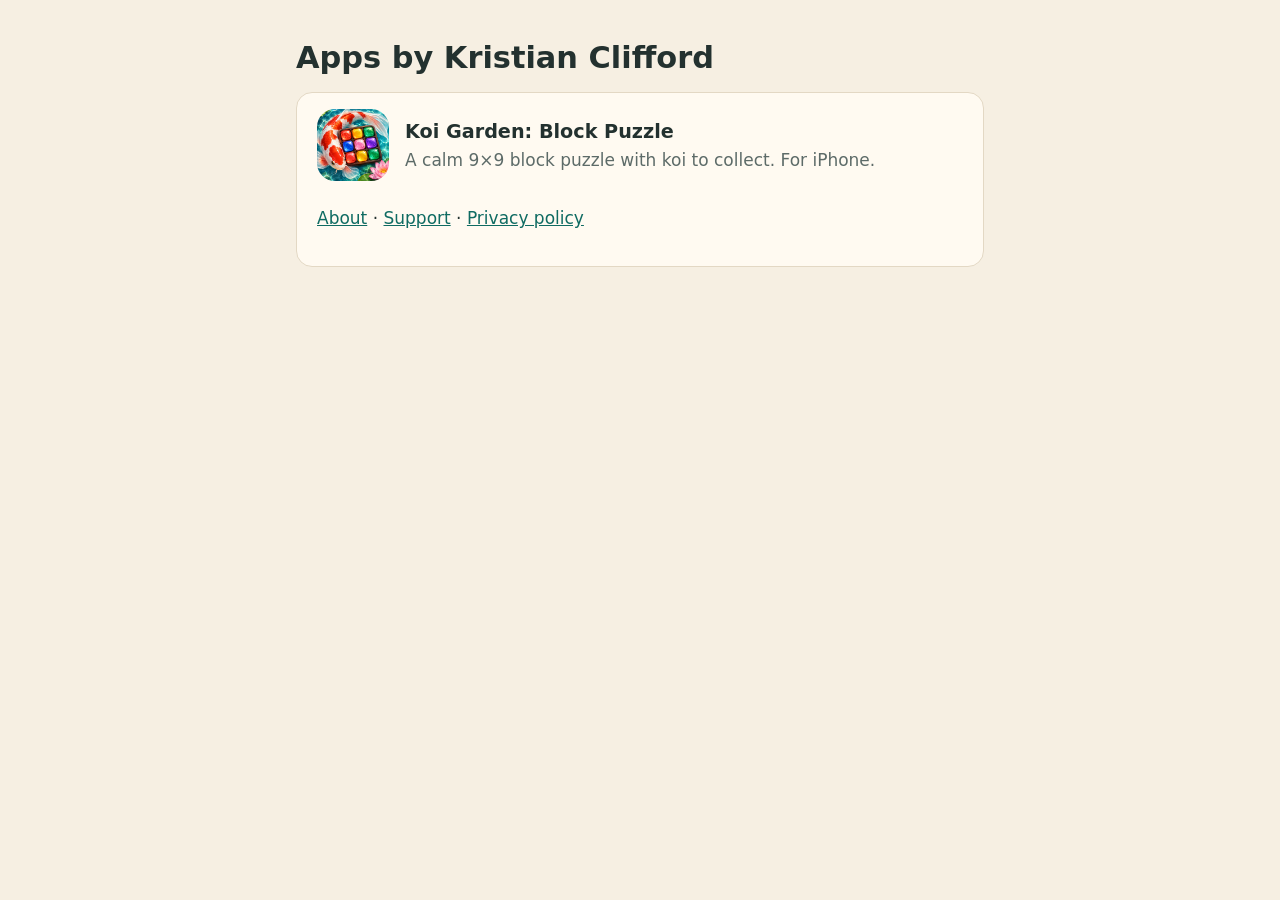
<file: index.html>
<!doctype html>
<html lang="en">
<head>
<meta charset="utf-8">
<meta name="viewport" content="width=device-width, initial-scale=1">
<title>Kristian Clifford · Apps</title>
<link rel="stylesheet" href="style.css">
</head>
<body>
<main>
  <h1>Apps by Kristian Clifford</h1>
  <div class="card">
    <header>
      <img src="koi-garden/icon.png" alt="">
      <div>
        <h2 style="margin:0">Koi Garden: Block Puzzle</h2>
        <p class="muted" style="margin:0">A calm 9×9 block puzzle with koi to collect. For iPhone.</p>
      </div>
    </header>
    <p><a href="koi-garden/">About</a> · <a href="koi-garden/support.html">Support</a> · <a href="koi-garden/privacy.html">Privacy policy</a></p>
  </div>
</main>
</body>
</html>
</file>
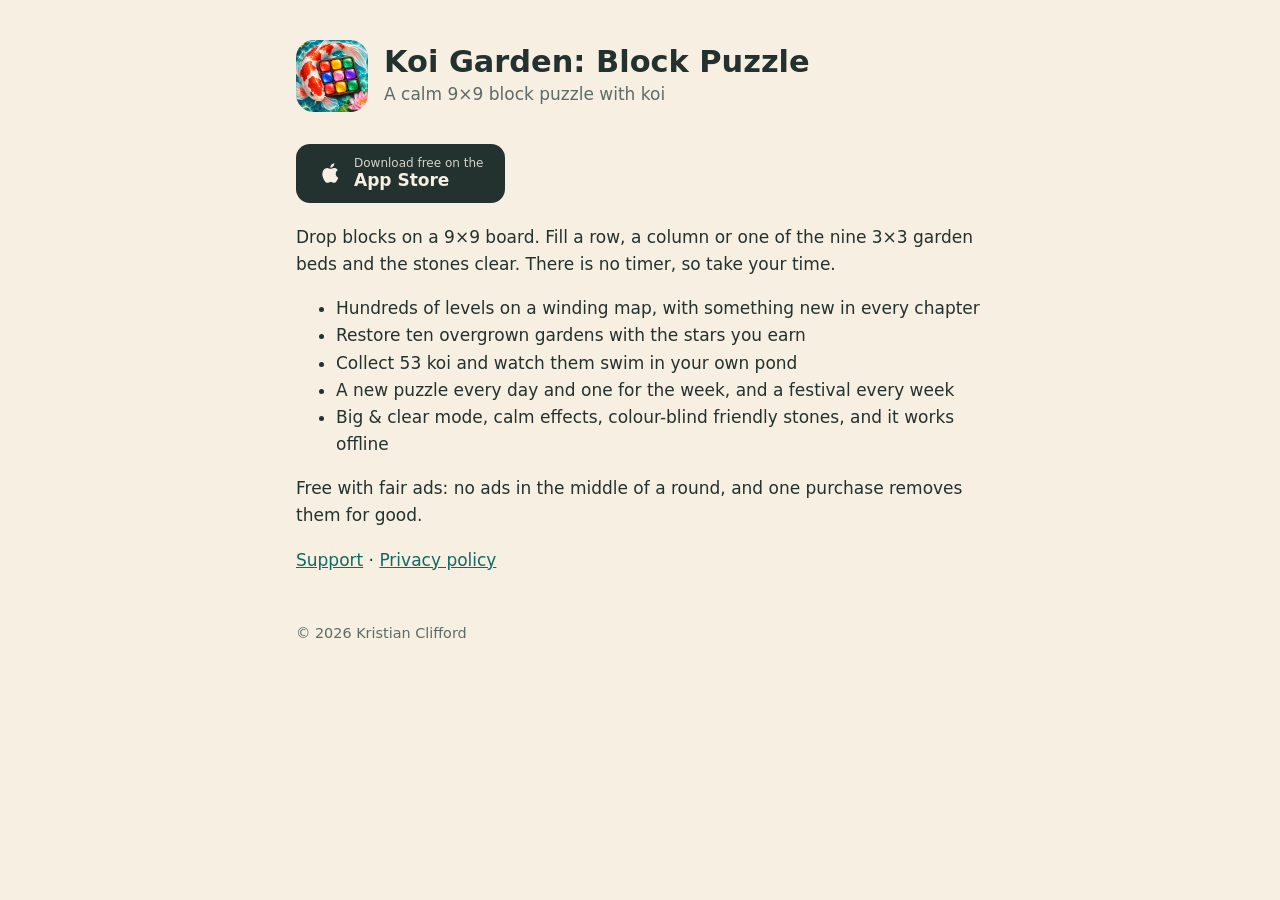
<file: koi-garden/index.html>
<!doctype html>
<html lang="en">
<head>
<meta charset="utf-8">
<meta name="viewport" content="width=device-width, initial-scale=1">
<title>Koi Garden: Block Puzzle</title>
<meta name="description" content="A calm 9×9 block puzzle in a Japanese koi garden. Clear rows, columns and 3×3 beds, restore the garden and collect 53 koi. Free on the App Store.">
<!-- Safari on iPhone shows a banner to open or install the app -->
<meta name="apple-itunes-app" content="app-id=6825775584">
<meta property="og:title" content="Koi Garden: Block Puzzle">
<meta property="og:description" content="A calm 9×9 block puzzle in a Japanese koi garden. No timer, no rush.">
<meta property="og:image" content="https://kricliff.github.io/koi-garden/icon.png">
<link rel="stylesheet" href="../style.css">
<style>
  .store { display: inline-flex; align-items: center; gap: 10px; margin: 8px 0 4px; padding: 12px 22px; border-radius: 14px;
    background: var(--ink); color: var(--bg); text-decoration: none; font-weight: 600; line-height: 1.2; }
  .store svg { width: 26px; height: 26px; fill: currentColor; flex: none; }
  .store small { display: block; font-weight: 400; font-size: 0.75rem; opacity: 0.85; }
  .store:focus-visible { outline: 3px solid var(--accent); outline-offset: 3px; }
</style>
</head>
<body>
<main>
  <header>
    <img src="icon.png" alt="">
    <div>
      <h1>Koi Garden: Block Puzzle</h1>
      <p class="muted" style="margin:0">A calm 9×9 block puzzle with koi</p>
    </div>
  </header>
  <p><a class="store" href="https://apps.apple.com/app/id6825775584">
    <svg viewBox="0 0 24 24" aria-hidden="true"><path d="M16.37 12.6c-.02-2.3 1.88-3.4 1.96-3.46-1.07-1.56-2.73-1.78-3.32-1.8-1.41-.14-2.76.83-3.47.83-.72 0-1.82-.81-3-.79-1.54.02-2.96.9-3.76 2.27-1.6 2.78-.41 6.9 1.15 9.16.76 1.1 1.67 2.34 2.86 2.3 1.15-.05 1.58-.74 2.97-.74 1.38 0 1.77.74 2.98.72 1.23-.02 2.01-1.12 2.76-2.23.87-1.28 1.23-2.51 1.25-2.58-.03-.01-2.4-.92-2.42-3.66zM14.1 5.85c.63-.77 1.06-1.83.94-2.89-.91.04-2.01.61-2.66 1.37-.58.67-1.09 1.75-.96 2.79 1.02.08 2.05-.52 2.68-1.27z"/></svg>
    <span><small>Download free on the</small>App Store</span>
  </a></p>
  <p>Drop blocks on a 9×9 board. Fill a row, a column or one of the nine 3×3 garden beds and the stones clear. There is no timer, so take your time.</p>
  <ul>
    <li>Hundreds of levels on a winding map, with something new in every chapter</li>
    <li>Restore ten overgrown gardens with the stars you earn</li>
    <li>Collect 53 koi and watch them swim in your own pond</li>
    <li>A new puzzle every day and one for the week, and a festival every week</li>
    <li>Big &amp; clear mode, calm effects, colour-blind friendly stones, and it works offline</li>
  </ul>
  <p>Free with fair ads: no ads in the middle of a round, and one purchase removes them for good.</p>
  <p><a href="support.html">Support</a> · <a href="privacy.html">Privacy policy</a></p>
  <footer>© 2026 Kristian Clifford</footer>
</main>
</body>
</html>
</file>
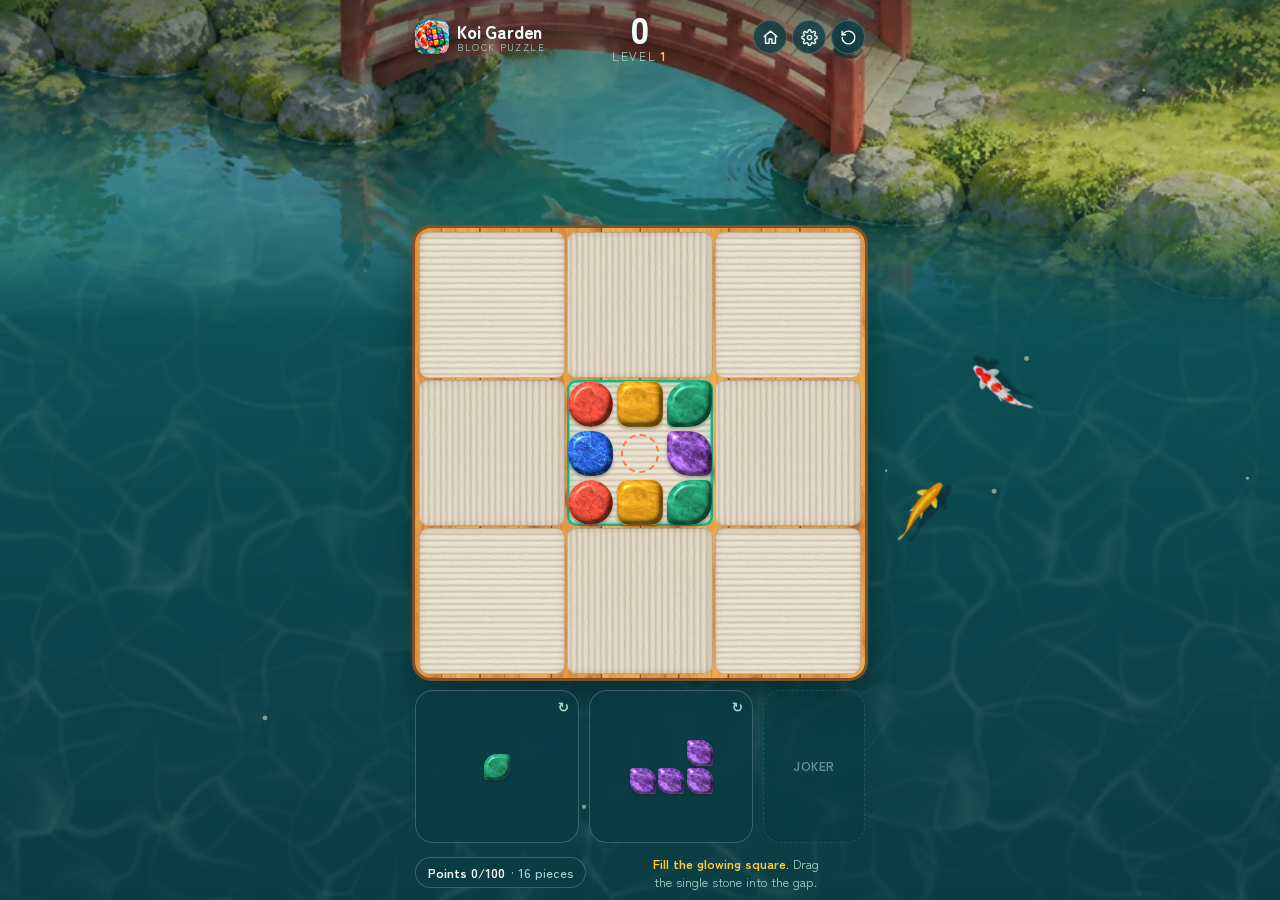
<file: koi-garden/play/index.html>
<!doctype html>
<html lang="en">
<head>
<meta charset="utf-8">
<meta name="robots" content="noindex, nofollow"><meta name="viewport" content="width=device-width, initial-scale=1, maximum-scale=1, user-scalable=no, viewport-fit=cover">
<meta name="description" content="Koi Garden: a calm koi-pond block puzzle with a level journey, an endless mode and a daily challenge.">
<meta name="theme-color" content="#0f5a5e">
<title>Koi Garden</title>
<link rel="icon" href="img/icon-180.png" type="image/png">
<link rel="apple-touch-icon" href="img/icon-180.png">
<link rel="stylesheet" href="css/style.css?v=e153369-0848">
</head>
<body>
<div class="pond" aria-hidden="true"><i></i><i></i><i></i></div>
<canvas class="koi-layer" id="koiLayer" aria-hidden="true"></canvas>

<div class="app" id="app">
  <header id="header">
    <button class="brand" id="brand" aria-label="Home"><img class="logo" src="img/icon-256.png" alt="" width="34" height="34"><div class="brand-text"><b>Koi Garden</b><span>Block puzzle</span></div></button>
    <div class="score">
      <div class="now" id="score">0</div>
      <div class="best"><span id="bestLabel">Best</span> <em id="best">0</em></div>
      <div class="star-goals" id="starGoals" hidden></div>
    </div>
    <div class="tools">
      <button class="icon-btn" id="homeBtn" aria-label="Home" title="Home">
        <svg viewBox="0 0 24 24" fill="none" stroke="currentColor" stroke-width="2" stroke-linecap="round" stroke-linejoin="round"><path d="M3 10.5 12 3l9 7.5"/><path d="M5 9v11h5v-6h4v6h5V9"/></svg>
      </button>
      <button class="icon-btn" id="settings" aria-label="Settings" title="Settings">
        <svg viewBox="0 0 24 24" fill="none" stroke="currentColor" stroke-width="2" stroke-linecap="round" stroke-linejoin="round"><circle cx="12" cy="12" r="3"/><path d="M19.4 15a1.7 1.7 0 0 0 .3 1.8l.1.1a2 2 0 1 1-2.8 2.8l-.1-.1a1.7 1.7 0 0 0-1.8-.3 1.7 1.7 0 0 0-1 1.5V21a2 2 0 1 1-4 0v-.1a1.7 1.7 0 0 0-1.1-1.5 1.7 1.7 0 0 0-1.8.3l-.1.1a2 2 0 1 1-2.8-2.8l.1-.1a1.7 1.7 0 0 0 .3-1.8 1.7 1.7 0 0 0-1.5-1H3a2 2 0 1 1 0-4h.1a1.7 1.7 0 0 0 1.5-1.1 1.7 1.7 0 0 0-.3-1.8l-.1-.1a2 2 0 1 1 2.8-2.8l.1.1a1.7 1.7 0 0 0 1.8.3H9a1.7 1.7 0 0 0 1-1.5V3a2 2 0 1 1 4 0v.1a1.7 1.7 0 0 0 1 1.5 1.7 1.7 0 0 0 1.8-.3l.1-.1a2 2 0 1 1 2.8 2.8l-.1.1a1.7 1.7 0 0 0-.3 1.8V9a1.7 1.7 0 0 0 1.5 1H21a2 2 0 1 1 0 4h-.1a1.7 1.7 0 0 0-1.5 1z"/></svg>
      </button>
      <button class="icon-btn" id="restart" aria-label="Restart" title="Restart">
        <svg viewBox="0 0 24 24" fill="none" stroke="currentColor" stroke-width="2" stroke-linecap="round" stroke-linejoin="round"><path d="M3 12a9 9 0 1 0 3-6.7L3 8"/><path d="M3 3v5h5"/></svg>
      </button>
    </div>
    <div class="modes mode-3" role="group" aria-label="Game mode">
      <button class="mode" id="modeJourney" aria-pressed="true">Journey</button>
      <button class="mode" id="modeEndless" aria-pressed="false">Endless</button>
      <button class="mode" id="modeDaily" aria-pressed="false">Daily</button>
    </div>
    <button class="nudge" id="nudge" hidden></button>
  </header>

  <div class="board-wrap" id="boardWrap">
    <div class="board" id="board"></div>
    <div class="combo-chip" id="comboChip" hidden aria-live="polite"><b></b><span class="misses"><i></i><i></i><i></i></span></div>
  </div>

  <div class="tray" id="tray">
    <div class="slot" data-i="0"></div>
    <div class="slot" data-i="1"></div>
    <div class="slot" data-i="2" hidden></div>
    <div class="slot joker-slot empty" id="jokerSlot" data-i="j" aria-label="Joker koi"></div>
  </div>
  <div class="below" id="below">
    <span class="chip" id="pill" hidden></span>
    <span class="helpers">
      <button class="chip helper" id="hintBtn" hidden aria-label="Hint"></button>
      <button class="chip helper" id="undoBtn" hidden aria-label="Undo"></button>
      <button class="chip helper" id="swapBtn" hidden aria-label="Swap pieces"></button>
    </span>
    <span class="hint" id="hint"></span>
  </div>

  <div class="banner" id="banner">Banner ad · 320×50 · placeholder</div>
</div>

<div class="home" id="home" hidden>
  <div class="door l"><span class="moon-ring"></span></div>
  <div class="door r"><span class="moon-ring"></span></div>
  <div class="moon-pond" aria-hidden="true"><i></i><i></i><canvas id="moonCanvas"></canvas></div>
  <div class="home-ui">
    <div class="home-top">
      <span class="home-chip"><i class="pearl"></i><b id="homePearls">0</b></span>
      <span class="home-tools">
        <button class="icon-btn" id="homeRecords" aria-label="Records" title="Records"><svg viewBox="0 0 24 24" fill="none" stroke="currentColor" stroke-width="2" stroke-linecap="round" stroke-linejoin="round"><path d="M8 21h8M12 17v4M7 4h10v5a5 5 0 0 1-10 0V4z"/><path d="M17 6h2.5a1.5 1.5 0 0 1 0 3.5c-.9.6-1.8 1-2.8 1.2M7 6H4.5a1.5 1.5 0 0 0 0 3.5c.9.6 1.8 1 2.8 1.2"/></svg></button>
        <button class="icon-btn" id="homeSettings" aria-label="Settings" title="Settings"><svg viewBox="0 0 24 24" fill="none" stroke="currentColor" stroke-width="2" stroke-linecap="round" stroke-linejoin="round"><circle cx="12" cy="12" r="3"/><path d="M19.4 15a1.7 1.7 0 0 0 .3 1.8l.1.1a2 2 0 1 1-2.8 2.8l-.1-.1a1.7 1.7 0 0 0-1.8-.3 1.7 1.7 0 0 0-1 1.5V21a2 2 0 1 1-4 0v-.1a1.7 1.7 0 0 0-1.1-1.5 1.7 1.7 0 0 0-1.8.3l-.1.1a2 2 0 1 1-2.8-2.8l.1-.1a1.7 1.7 0 0 0 .3-1.8 1.7 1.7 0 0 0-1.5-1H3a2 2 0 1 1 0-4h.1a1.7 1.7 0 0 0 1.5-1.1 1.7 1.7 0 0 0-.3-1.8l-.1-.1a2 2 0 1 1 2.8-2.8l.1.1a1.7 1.7 0 0 0 1.8.3H9a1.7 1.7 0 0 0 1-1.5V3a2 2 0 1 1 4 0v.1a1.7 1.7 0 0 0 1 1.5 1.7 1.7 0 0 0 1.8-.3l.1-.1a2 2 0 1 1 2.8 2.8l-.1.1a1.7 1.7 0 0 0-.3 1.8V9a1.7 1.7 0 0 0 1.5 1H21a2 2 0 1 1 0 4h-.1a1.7 1.7 0 0 0-1.5 1z"/></svg></button>
      </span>
    </div>
    <h1 class="home-logo" id="homeLogo"><span>Koi</span> <span>Garden</span><small>Block puzzle</small></h1>
    <div class="home-side l">
      <button class="hb" id="homeShop"><span class="hb-icon"><img class="paint" src="img/ui/chest-open.webp" alt=""></span><span class="hb-label">Shop</span></button>
      <button class="hb" id="homeTasks"><span class="hb-icon"><img class="paint" src="img/ui/scroll.webp" alt=""></span><span class="hb-label">Tasks</span></button>
      <button class="hb" id="homeLanterns"><span class="hb-icon" id="homeFestIcon"><img class="paint" src="img/ui/lantern.webp" alt=""></span><span class="hb-label">Lanterns</span></button>
    </div>
    <div class="home-side r">
      <button class="hb" id="homeChallenges"><span class="hb-icon cal"><b>1</b></span><span class="hb-label">Challenges</span></button>
      <button class="hb" id="homeCollection"><span class="hb-icon"><img class="paint" src="img/ui/saikei.webp" alt=""><i class="hb-dot" id="gardenDot" hidden></i></span><span class="hb-label">Collection</span></button>
    </div>
    <div class="home-bottom">
      <button class="home-play" id="homePlay"><b>Level 1</b><small></small><span class="home-boost" id="homeBoost" hidden>×1</span></button>
      <div class="home-links">
        <button class="home-link" id="homeMap">Map</button>
        <button class="home-link" id="homeEndless">Endless</button>
      </div>
    </div>
  </div>
</div>

<div class="map-view" id="mapView" hidden>
  <div class="map-scroll" id="mapScroll"><div class="map-world" id="mapWorld"></div></div>
  <canvas class="map-fx" id="mapFx" aria-hidden="true"></canvas>
  <div class="map-banner" id="mapBanner" aria-live="polite"></div>
  <div class="map-top">
    <button class="icon-btn" id="mapHome" aria-label="Home" title="Home"><svg viewBox="0 0 24 24" fill="none" stroke="currentColor" stroke-width="2" stroke-linecap="round" stroke-linejoin="round"><path d="M3 10.5 12 3l9 7.5"/><path d="M5 9v11h5v-6h4v6h5V9"/></svg></button>
    <div class="map-title"><b id="mapChapter">Koi Pond</b><span id="mapProgress"></span><span class="map-total">★ <b id="mapStars">0</b> · <i class="pearl"></i> <b id="mapPearls">0</b></span></div>
    <button class="icon-btn" id="mapClose" aria-label="Back to the game" title="Back">✕</button>
  </div>
  <div class="map-bottom">
    <button class="map-hunt" id="mapHunt" hidden></button>
    <button class="home-play map-play" id="mapPlay"><b>Play level 1</b><small></small><span class="home-boost" id="mapBoost" hidden>×1</span></button>
  </div>
</div>

<div class="overlay" id="overlay" hidden>
  <div class="card" id="promiseCard" hidden>
    <img class="app-icon" src="img/icon-256.png" alt="Koi Garden" width="112" height="112">
    <h2>Free to play, fair with ads</h2>
    <ul class="promise">
      <li>No ads in the middle of a round.</li>
      <li>A short ad break between rounds now and then, never more often than every few minutes.</li>
      <li>Videos are always your choice, and you always know what you get for watching.</li>
      <li>The daily challenge never interrupts you.</li>
    </ul>
    <div class="btns"><button class="btn primary" id="promiseOk">Let’s play</button></div>
  </div>

  <div class="card" id="challengeCard" hidden>
    <p class="eyebrow">A challenge</p>
    <div class="big-num" id="challengeScore">0</div>
    <h2 id="challengeTitle">A friend scored 0</h2>
    <p id="challengeText"></p>
    <div class="btns">
      <button class="btn primary" id="challengePlay">Play the Daily</button>
      <button class="btn" id="challengeLater">Later</button>
    </div>
  </div>

  <div class="card" id="statsCard" hidden>
    <p class="eyebrow">A small favour</p>
    <h2>Help make the levels better?</h2>
    <p>Koi Garden can send anonymous play stats: which levels you start and finish, your scores and which rewards you choose. It helps us fix levels that are too hard.</p>
    <ul class="promise">
      <li>No name, e-mail or advertising ID. Just a random number made on this phone.</li>
      <li>Nothing is sold or used for ads.</li>
      <li>You can turn it off any time in Settings.</li>
    </ul>
    <div class="btns">
      <button class="btn primary" id="statsYes">Yes, share stats</button>
      <button class="btn" id="statsNo">No thanks</button>
    </div>
  </div>

  <div class="card" id="levelCard" hidden>
    <div class="level-scene" id="levelScene" aria-hidden="true"><span id="levelSceneName"></span></div>
    <p class="eyebrow" id="levelEyebrow">Level 1</p>
    <h2 id="levelGoal">Reach 150 points</h2>
    <span class="goal-badge" id="levelPieces">20 pieces</span>
    <div class="current" id="levelCurrent" hidden></div>
    <p id="levelNote"></p>
    <p class="trail-row" id="levelTrail" hidden></p>
    <details class="note stars-help"><summary>How stars work</summary><span id="levelStars">Stars: 1 for the goal, more for a high score.</span> Every piece left adds 20 points at the end. Extra pieces from a video give 1 star at most.</details>
    <div class="btns">
      <button class="btn primary" id="levelPlay">Play</button>
      <button class="btn" id="levelShop"><i class="pearl"></i> Bring a joker</button>
      <button class="btn" id="levelMap">Map</button>
    </div>
  </div>

  <div class="card" id="winCard" hidden>
    <span class="bank" id="winBank" aria-label="Pearls"><i class="pearl"></i><b>0</b></span>
    <img class="win-leap" src="img/ui/koi-leap.webp" alt="">
    <p class="eyebrow" id="winEyebrow">Level 1 complete</p>
    <div class="big-stars" id="winStars">★★★</div>
    <div class="big-num" id="winScore">0</div>
    <p class="stats" id="winStats"></p>
    <div class="new-koi" id="winKoi" hidden><img id="winKoiImg" alt="" width="96" height="40"><span id="winKoiName"></span></div>
    <div class="current" id="winCurrent"></div>
    <div class="chest-row" id="winChest"></div>
    <p class="trail-row" id="winTrail" hidden></p>
    <button class="garden-nudge" id="winGarden" hidden></button>
    <div class="btns">
      <button class="btn primary next-btn" id="winNext">Next level</button>
      <button class="btn" id="winDouble"><span class="tag">Ad</span>Double your pearls</button>
      <button class="btn" id="winMap">Map</button>
    </div>
  </div>

  <div class="card" id="failCard" hidden>
    <img class="card-pic frog" src="img/ui/frog-pad.webp" alt="">
    <p class="eyebrow" id="failEyebrow">Out of pieces</p>
    <h2 id="failTitle">So close</h2>
    <span class="goal-badge" id="failProgress"></span>
    <div class="fail-bar" id="failBar"><i></i></div>
    <p class="fail-short" id="failShort"></p>
    <p class="current-lost" id="failCurrent" hidden></p>
    <div class="btns">
      <button class="btn primary" id="failRescue"></button>
      <button class="btn" id="failBuy" hidden></button>
      <button class="btn" id="failRetry">Try again</button>
      <button class="btn" id="failSkip"><span class="tag">Ad</span>Skip this level</button>
      <button class="btn" id="failMap">Map</button>
    </div>
    <button class="link-btn" id="failBreathe">Take three calm breaths first</button>
  </div>

  <div class="card" id="helpCard" hidden>
    <p class="eyebrow">How to play</p>
    <h2>Three ways to clear</h2>
    <div class="ways">
      <div class="way"><div class="mini" data-demo="row"></div>Row</div>
      <div class="way"><div class="mini" data-demo="col"></div>Column</div>
      <div class="way"><div class="mini" data-demo="bed"></div>3×3 square</div>
    </div>
    <ol class="basics">
      <li><b>Drag</b> a piece onto the board. <b>Tap</b> it to turn it.</li>
      <li>Fill a <b>row</b>, <b>column</b> or <b>3×3 square</b> and it clears.</li>
      <li>Clear <b>more at once</b>, or clear again soon after, for bigger points.</li>
      <li>Keep space free: the round ends when no piece fits.</li>
    </ol>
    <p class="note">Want to know more? Tap a topic.</p>
    <div class="more">
      <details>
        <summary>Points and combos</summary>
        <ul class="rules">
          <li>Each stone you place gives 1 point.</li>
          <li>Clearing 1 line gives 10, 2 at once give 40, 3 at once give 90.</li>
          <li><b>Combo:</b> clear again within 3 moves and your points multiply.</li>
          <li><b>Harmony:</b> fill a 3×3 square with one colour for +100. Squares close to done glow green, or gold if they are still one colour.</li>
        </ul>
      </details>
      <details>
        <summary>Journey levels</summary>
        <ul class="rules">
          <li>Each level has a goal and a set number of pieces.</li>
          <li><b>Golden koi stones</b> are freed when their line or square clears.</li>
          <li>Stones with a <b>gold ring</b> are the ones the goal asks you to clear.</li>
          <li><b>Ice</b> (blue frost with a snowflake) needs two clears: one to break it, one to remove the stone. A joker koi takes it in one go.</li>
          <li>Pieces left over give bonus points and stars. Taking 10 extra pieces from a video gives 1 star at most.</li>
          <li>Every fifth level is <b>hard</b> and gives double pearls. Each of the first 15 levels you finish adds a koi to your pond.</li>
          <li><b>Bamboo</b> (from chapter 2) grows into an empty spot next to it after a few moves without a clear. Every clear resets the count.</li>
          <li><b>Lotus flowers</b> (from chapter 3) float on empty spots. Clear a line over one to collect it.</li>
          <li>Each chapter has 15 levels. Finishing one gives 100 pearls and opens the next, and the journey goes on for as long as you play.</li>
        </ul>
      </details>
      <details>
        <summary>Endless and Daily</summary>
        <ul class="rules">
          <li><b>Endless:</b> the higher your score, the bigger the pieces. From 800 points a rock falls into the pond every 8 moves.</li>
          <li><b>Daily:</b> everyone gets the same board and the same 30 pieces. Your first try counts for your streak. Hint, undo and swap are off.</li>
          <li>Missed a day? Save your streak with pearls or a short video, once a week.</li>
        </ul>
      </details>
      <details>
        <summary>Hint, undo and swap</summary>
        <ul class="rules">
          <li><b>Hint</b> shows a good spot and turns the piece for you.</li>
          <li><b>Undo</b> takes back your last move, twice per round.</li>
          <li><b>Swap</b> gives you two new pieces.</li>
          <li>Hint and swap cost pearls, or a short video.</li>
        </ul>
      </details>
      <details>
        <summary>Joker koi</summary>
        <ul class="rules">
          <li>Clear <b>2 lines</b> in one move: <b>Arrow Koi</b>, clears its row and column.</li>
          <li>Reach <b>combo ×3</b>: <b>Ripple Koi</b>, clears a 5×5 area.</li>
          <li>Clear <b>3 lines</b> or a Harmony square: <b>Rainbow Koi</b>, clears every stone in the colour it lands next to.</li>
          <li>Drag a joker onto any empty cell. While you drag, the board shows what it will clear. Tap a joker to see a small example. You can hold three. Unused jokers give 50 points each when you win a level.</li>
        </ul>
      </details>
      <details>
        <summary>Win streak</summary>
        <ul class="rules">
          <li>Win Journey levels in a row to build a <b>win streak</b>.</li>
          <li>1 win in a row: the next level starts with an <b>Arrow Koi</b>. 3 in a row: an Arrow and a <b>Ripple Koi</b>. 5 in a row: a <b>Rainbow Koi</b> too.</li>
          <li>A <b>streak shield</b> (60 pearls, where you buy jokers) keeps your streak through one lost level.</li>
          <li>Losing a level takes the streak down one step: from 5 to 3, from 3 to 1, from 1 to none. Keep going with a video or pearls and win, and it is saved.</li>
        </ul>
      </details>
      <details>
        <summary>Pond tasks</summary>
        <ul class="rules">
          <li>Three small tasks each day, in any mode. New ones arrive at midnight.</li>
          <li>Finish all three to open a <b>bamboo basket</b> with pearls and a joker for your next Journey level.</li>
          <li>Clear the <b>whole board</b> at once for <b>Still water</b>: +150 points.</li>
        </ul>
      </details>
      <details>
        <summary>Board &amp; stones</summary>
        <ul class="rules">
          <li>Pick a board and a kind of stone with the brush on the home screen, or in Settings.</li>
          <li><b>Cherry Blossom</b> opens at 30 stars and <b>Glazed Ceramic</b> at 15. <b>Jade Temple</b> and <b>Gemstones</b> cost 300 pearls each.</li>
          <li>More boards and stones are for pearls: <b>Bamboo Mat</b>, <b>Snow Garden</b>, <b>Koi Pond</b> and <b>Starry Night</b>, and <b>Hinoki Wood</b>, <b>Marble</b>, <b>Sea Glass</b> and <b>Blue Porcelain</b> stones.</li>
          <li><b>Moon Lacquer</b> and <b>Lanterns</b> open with a 14-day Daily streak or a win streak of 5.</li>
          <li>Every colour keeps its own stone shape in every style.</li>
        </ul>
      </details>
      <details>
        <summary>Weekly festivals</summary>
        <ul class="rules">
          <li>A new festival starts every Monday: <b>Lantern Festival</b>, <b>Moon Viewing</b>, <b>Sakura Week</b> and <b>Firefly Night</b> take turns.</li>
          <li>Each counts a different kind of move, in every mode. Its goals give pearls, and the last one brings the festival’s own koi.</li>
          <li>After a big move, a lantern, moonbeam, petal or firefly floats up from the board. Tap it for more.</li>
          <li>Missed a festival koi? The same festival comes back four weeks later.</li>
        </ul>
      </details>
      <details>
        <summary>Surprises in the pond</summary>
        <ul class="rules">
          <li>Now and then a <b>lucky golden koi</b> glides over the board. Tap it for pearls.</li>
          <li>A <b>dragonfly</b> may land on an empty spot. Cover it with a stone within five moves for pearls.</li>
          <li>Tap the water around the board and the koi dart away.</li>
          <li>None of them change your score, so every level stays fair.</li>
        </ul>
      </details>
    </div>
    <div class="btns"><button class="btn primary" id="helpDone">Got it</button></div>
  </div>

  <div class="card" id="settingsCard" hidden>
    <p class="eyebrow">Settings</p>
    <h2>Make it yours</h2>
    <div class="audio-row">
      <label class="field toggle" for="sfxOn"><span>Sound effects</span><input type="checkbox" id="sfxOn"></label>
      <input type="range" class="vol" id="sfxVol" min="0" max="100" step="5" aria-label="Sound effects volume">
    </div>
    <div class="audio-row">
      <label class="field toggle" for="musicOn"><span>Music<small>Koto, flute and strings for each mood</small></span><input type="checkbox" id="musicOn"></label>
      <input type="range" class="vol" id="musicVol" min="0" max="100" step="5" aria-label="Music volume">
    </div>
    <div class="audio-row">
      <label class="field toggle" for="natureOn"><span>Nature sounds<small>Quiet water, and rain with Rain on the Pond</small></span><input type="checkbox" id="natureOn"></label>
      <input type="range" class="vol" id="natureVol" min="0" max="100" step="5" aria-label="Nature sounds volume">
    </div>
    <div class="mood-head"><span>Music mood</span><span class="mood-bank"><i class="pearl"></i><b id="moodBank">0</b></span></div>
    <div class="mood-row" id="moodRow"></div>
    <label class="field toggle" for="bigToggle"><span>Big &amp; clear<small>Larger pieces and text</small></span><input type="checkbox" id="bigToggle"></label>
    <label class="field toggle" for="relaxedToggle"><span>Relaxed Journey<small>Three pieces to choose from instead of two, from the next level</small></span><input type="checkbox" id="relaxedToggle"></label>
    <label class="field toggle" for="calmToggle"><span>Calm effects<small>No shaking, fewer particles</small></span><input type="checkbox" id="calmToggle"></label>
    <label class="field toggle" for="statsOn" id="statsRow" hidden><span>Share anonymous play stats<small>Which levels are hard and how far players get. Never who you are.</small></span><input type="checkbox" id="statsOn"></label>
    <div class="garden-row">
      <span>Garden</span>
      <div class="modes" role="group" aria-label="Garden theme">
        <button class="mode" id="gardenAuto" aria-pressed="true">Auto</button>
        <button class="mode" id="gardenDay" aria-pressed="false">Day</button>
        <button class="mode" id="gardenNight" aria-pressed="false">Night</button>
      </div>
    </div>
    <p class="note" id="gardenNote"></p>
    <div class="ads-box" id="adsBox">
      <b id="adsTitle">Remove ads</b>
      <p class="note" id="adsText">One purchase removes the banner and the ad breaks between rounds, for good. Videos for rewards stay, and you choose when to watch.</p>
      <button class="btn primary" id="buyNoAds">Remove ads</button>
      <button class="link-btn" id="restoreBtn">Restore purchase</button>
    </div>
    <div class="btns">
      <button class="btn" id="settingsStyle">Board &amp; stones</button>
      <button class="btn" id="settingsHelp">How to play</button>
      <button class="btn" id="settingsPond">Visit your koi pond</button>
      <button class="btn" id="settingsRemind">Daily reminder</button>
      <button class="btn" id="settingsDone">Done</button>
    </div>
    <p class="note" id="cloudNote" hidden></p>
    <button class="link-btn" id="resetBtn">Start over from level 1</button>
  </div>

  <div class="card" id="resetCard" hidden>
    <p class="eyebrow">Start over</p>
    <h2>Start again from level 1?</h2>
    <p>Your levels, stars, pearls, koi collection, Daily streak and best score are cleared. Your settings and ad-free purchase stay. This cannot be undone.</p>
    <div class="btns">
      <button class="btn primary" id="resetKeep">Keep my progress</button>
      <button class="btn" id="resetYes">Yes, start over</button>
    </div>
  </div>

  <div class="card" id="koiCard" hidden>
    <p class="eyebrow">Koi collection</p>
    <h2 id="koiTitle">0 of 15 koi</h2>
    <div class="btns koi-top"><button class="btn primary" id="koiPond">Visit your koi pond</button></div>
    <p class="note">New levels, Daily streaks and festivals bring new koi.</p>
    <div class="koi-grid" id="koiGrid"></div>
    <div class="btns">
      <button class="btn" id="koiDone">Back to the map</button>
    </div>
  </div>

  <div class="card" id="eventCard" hidden>
    <div class="fest-sky" aria-hidden="true"><i></i><i></i><i></i><i></i><i></i></div>
    <p class="eyebrow" id="eventEyebrow">This week</p>
    <img class="fest-pic" id="eventPic" src="img/ui/lantern.webp" alt="">
    <h2 id="eventTitle">Lantern Festival</h2>
    <p class="stats" id="eventStats"></p>
    <div class="bar" aria-hidden="true"><i id="eventBar"></i></div>
    <ul class="milestones" id="eventGoals"></ul>
    <div class="fest-koi" id="eventKoi"></div>
    <button class="fest-koi fest-board" id="eventBoard" type="button" hidden></button>
    <p class="note" id="eventHow">Clear lines in any mode to light lanterns. A Harmony square lights three.</p>
    <p class="eyebrow" id="eventNext"></p>
    <div class="btns"><button class="btn primary" id="eventDone">Back</button></div>
  </div>

  <div class="card" id="streakCard" hidden>
    <span class="bank" id="streakBank" aria-label="Pearls"><i class="pearl"></i><b>0</b></span>
    <p class="eyebrow">Daily streak</p>
    <div class="medal charm" id="streakNum">7</div>
    <h2 id="streakTitle">Save your streak?</h2>
    <p id="streakText">You missed yesterday’s Daily. Save your streak and keep going from today.</p>
    <div class="btns">
      <button class="btn primary" id="streakPearls"></button>
      <button class="btn" id="streakVideo"><span class="tag">Ad</span>Watch a short video</button>
      <button class="btn" id="streakLater">Not now</button>
    </div>
    <p class="note">You can save a streak once a week.</p>
  </div>

  <div class="card" id="infoCard" hidden>
    <p class="eyebrow" id="infoEyebrow">Koi Garden</p>
    <h2 id="infoTitle"></h2>
    <p id="infoText"></p>
    <div class="btns"><button class="btn primary" id="infoDone">OK</button></div>
  </div>

  <div class="card" id="breakCard" hidden>
    <img class="card-pic cairn" src="img/ui/cairn.webp" alt="">
    <p class="eyebrow">Mind break · 3 breaths</p>
    <div class="breath"><div class="ring" id="ring"></div><div class="label"><span id="breathText">Get ready</span><span class="count" id="breathCount"></span></div></div>
    <p id="tip"></p>
    <div class="btns"><button class="btn primary" id="breakDone">Back to the pond</button></div>
  </div>

  <div class="card" id="recordsCard" hidden>
    <p class="eyebrow">Records</p>
    <h2>Your best</h2>
    <div class="rec-block">
      <p class="rec-head">Endless</p>
      <div class="rec-tiles" id="recEndless"></div>
    </div>
    <div class="rec-block">
      <p class="rec-head">Daily <span id="recDailySub"></span></p>
      <div class="rec-tiles" id="recDaily"></div>
      <div class="rec-bars" id="recBars" aria-hidden="true"></div>
      <p class="rec-bars-note" id="recBarsNote"></p>
    </div>
    <div class="rec-block">
      <p class="rec-head">Weekly challenge</p>
      <div class="rec-tiles" id="recWeekly"></div>
    </div>
    <div class="rec-block">
      <p class="rec-head">Journey</p>
      <div class="rec-tiles" id="recJourney"></div>
    </div>
    <div class="btns"><button class="btn primary" id="recordsDone">Back</button></div>
  </div>

  <!-- Challenges and Collection on the home screen: two ways in, each on its own painted tile -->
  <div class="card" id="pickCard" hidden>
    <p class="eyebrow" id="pickEyebrow"></p>
    <h2 id="pickTitle"></h2>
    <div class="pick-tiles" id="pickTiles"></div>
    <div class="btns"><button class="btn" id="pickDone">Close</button></div>
  </div>

  <div class="card" id="endlessCard" hidden>
    <p class="eyebrow">Endless</p>
    <h2>How do you want to play?</h2>
    <p class="note">Play until no piece fits. Each way keeps its own best score.</p>
    <div class="endless-pick" id="endlessPick">
      <button class="btn" data-level="easy"><b>Easy</b><small>Three pieces to choose from</small></button>
      <button class="btn" data-level="normal"><b>Normal</b><small>Two pieces, as in the Journey</small></button>
      <button class="btn" data-level="hard"><b>Hard</b><small>One piece at a time. Plan ahead</small></button>
    </div>
  </div>

  <div class="card" id="overCard" hidden>
    <p class="eyebrow" id="overEyebrow">No moves left</p>
    <div class="big-num" id="overScore">0</div>
    <p class="stats" id="overStats"></p>
    <p class="quote" id="overQuote"></p>
    <div class="btns">
      <button class="btn primary" id="continueBtn"><span class="tag">Ad</span>Keep playing <small>· clears the centre</small></button>
      <button class="btn" id="againBtn">New game</button>
      <button class="btn" id="overHome">Home</button>
    </div>
    <div class="modes level-modes" id="overLevel" role="group" aria-label="Endless difficulty">
      <button class="mode" data-level="easy">Easy</button><button class="mode" data-level="normal">Normal</button><button class="mode" data-level="hard">Hard</button>
    </div>
    <div class="gc-row" id="overRank" hidden><span></span><button class="link-btn" id="overBoard">Leaderboard</button></div>
    <button class="link-btn" id="overRecords">Your records</button>
    <button class="link-btn" id="overBreathe">Take three calm breaths first</button>
    <button class="link-btn" id="overTasks">Pond tasks</button>
  </div>

  <div class="card" id="dailyCard" hidden>
    <p class="eyebrow" id="dailyEyebrow">Daily</p>
    <div class="big-num" id="dailyScore">0</div>
    <p class="stats" id="dailyStats"></p>
    <pre class="share" id="shareText"></pre>
    <div class="btns">
      <button class="btn primary" id="copyBtn">Copy result</button>
      <button class="btn" id="dailyChallenge">Challenge a friend</button>
      <button class="btn" id="dailyAgain"><span class="tag">Ad</span>Practise today’s board</button>
      <button class="btn" id="dailyJourney">Back to the journey</button>
    </div>
    <div class="gc-row" id="dailyRank" hidden><span></span><button class="link-btn" id="dailyBoard">Leaderboard</button></div>
    <button class="link-btn" id="dailyRecords">Your records</button>
    <button class="link-btn" id="dailyRemind">Remind me tomorrow</button>
    <button class="link-btn" id="dailyTasks">Pond tasks</button>
    <p class="eyebrow" id="nextDaily"></p>
  </div>

  <div class="card" id="remindCard" hidden>
    <p class="eyebrow">Daily reminder</p>
    <h2>Never miss a calm round</h2>
    <label class="field" for="remindOn">Remind me every day <input type="checkbox" id="remindOn"></label>
    <label class="field" for="remindTime">At
      <select id="remindTime">
        <option value="08:00">08:00</option>
        <option value="12:00">12:00</option>
        <option value="19:00">19:00</option>
        <option value="21:00">21:00</option>
      </select>
    </label>
    <div class="notif" id="notif">
      <div class="ico"></div>
      <div class="top"><b>Koi Garden</b><span id="notifTime">19:00</span></div>
      <div id="notifText"></div>
    </div>
    <p class="note" id="remindNote">Preview. The real app sends this as a push notification, and only on days you have not played the daily yet.</p>
    <div class="btns"><button class="btn primary" id="remindDone">Save</button></div>
  </div>

  <div class="card" id="rewardCard" hidden>
    <p class="eyebrow" id="rewardEyebrow">7-day streak</p>
    <div class="medal" id="rewardNum">7</div>
    <img class="reward-koi" id="rewardKoi" alt="" hidden>
    <h2 id="rewardTitle">A rare koi joins your pond</h2>
    <p id="rewardText"></p>
    <div class="btns">
      <button class="btn primary" id="rewardUse">Visit your koi pond</button>
      <button class="btn" id="rewardLater">See today’s result</button>
    </div>
  </div>

  <div class="card" id="tasksCard" hidden>
    <span class="bank" id="tasksBank" aria-label="Pearls"><i class="pearl"></i><b>0</b></span>
    <p class="eyebrow" id="tasksEyebrow">Pond tasks</p>
    <h2>Today’s tasks</h2>
    <ul class="milestones tasks" id="tasksList"></ul>
    <div class="basket-wrap" id="basketWrap">
      <div class="rays" aria-hidden="true"></div>
      <div class="basket" aria-hidden="true"><img class="shut" src="img/ui/basket.webp" alt=""><img class="open" src="img/ui/basket-open.webp" alt=""></div>
      <div class="basket-gifts" id="basketGifts"></div>
    </div>
    <p class="note" id="basketNote"></p>
    <div class="btns">
      <button class="btn primary" id="basketOpen">Open the basket</button>
      <button class="btn" id="tasksDone">Back</button>
    </div>
  </div>

  <div class="card" id="testerCard" hidden>
    <p class="eyebrow">Tester tools</p>
    <h2>Jump ahead</h2>
    <p class="note">Only for testing. Changes the progress on this device.</p>
    <div class="btns">
      <button class="btn primary" id="testerUnlock">Open chapters 1–10 (levels 1–150)</button>
    </div>
    <label class="field" for="testerLevel">Play level <input type="number" id="testerLevel" min="1" max="9999" value="16" inputmode="numeric"></label>
    <div class="btns">
      <button class="btn" id="testerPlay">Play this level</button>
      <button class="btn" id="testerPearls">+1000 pearls</button>
      <button class="btn" id="testerStars">3 stars on every level so far</button>
      <button class="btn" id="testerDone">Close</button>
    </div>
  </div>

  <div class="card" id="jokerCard" hidden>
    <p class="eyebrow" id="jokerEyebrow">Joker koi</p>
    <div class="joker-head"><img id="jokerKoi" alt=""><h2 id="jokerTitle">Arrow Koi</h2></div>
    <div class="joker-demo" id="jokerDemo" aria-hidden="true"></div>
    <p id="jokerText"></p>
    <p class="note" id="jokerMore"></p>
    <div class="btns"><button class="btn primary" id="jokerDone">Got it</button><button class="btn" id="jokerBuyMore" hidden><i class="pearl"></i> Buy another</button></div>
  </div>

  <div class="card" id="shopCard" hidden>
    <span class="bank" id="shopBank" aria-label="Pearls"><i class="pearl"></i><b>0</b></span>
    <p class="eyebrow">Joker koi</p>
    <h2>Bring a joker</h2>
    <div class="shop-list" id="shopList"></div>
    <p class="note" id="shopNote"></p>
    <div class="btns"><button class="btn" id="shopDone">Not now</button></div>
  </div>

  <div class="card" id="adCard" hidden>
    <p class="eyebrow" id="adKind">Rewarded video</p>
    <div class="ad-box" id="adCount">5</div>
    <p id="adText"></p>
    <div class="btns"><button class="btn primary" id="adBtn" disabled>Wait…</button></div>
  </div>
</div>

<div class="garden-view" id="gardenView" hidden>
  <div class="garden-top">
    <button class="icon-btn" id="gardenDone" aria-label="Back" title="Back">✕</button>
    <div class="garden-title"><b id="gardenTitle">Koi Pond garden</b><span>★ <b id="gardenStars">0</b> to spend</span></div>
    <span class="garden-gap"></span>
  </div>
  <div class="garden-stage"><div class="garden-scene" id="gardenScene" role="img" aria-label="Your garden"></div></div>
  <div class="garden-nav">
    <button class="icon-btn" id="gardenPrev" aria-label="Previous garden">‹</button>
    <div class="garden-dots" id="gardenDots"></div>
    <button class="icon-btn" id="gardenNext" aria-label="Next garden">›</button>
  </div>
  <ul class="garden-items" id="gardenItems"></ul>
</div>

<div class="shop-view" id="shopView" hidden>
  <div class="shop-top">
    <button class="icon-btn" id="shopClose" aria-label="Back" title="Back">✕</button>
    <div class="shop-title"><b>Shop</b><span>Everything you buy is yours for good</span></div>
    <span class="bank shop-bank" id="shopPearls" aria-label="Pearls"><i class="pearl"></i><b>0</b></span>
  </div>
  <div class="shop-tabs" role="tablist" id="shopTabs">
    <button class="shop-tab" role="tab" data-tab="board"><i class="tab-board" aria-hidden="true"></i><b>Boards</b><small></small></button>
    <button class="shop-tab" role="tab" data-tab="stones"><img src="img/stones/river-4.webp" alt=""><b>Stones</b><small></small></button>
    <button class="shop-tab" role="tab" data-tab="pond"><img src="img/ui/fountain.webp" alt=""><b>Pond</b><small></small></button>
    <button class="shop-tab" role="tab" data-tab="music"><svg viewBox="0 0 24 24" aria-hidden="true"><path d="M9 18V6l11-2v12" fill="none" stroke="currentColor" stroke-width="2.2" stroke-linecap="round" stroke-linejoin="round"/><circle cx="6.5" cy="18" r="2.8" fill="currentColor"/><circle cx="17.5" cy="16" r="2.8" fill="currentColor"/></svg><b>Music</b><small></small></button>
  </div>
  <div class="shop-body" id="shopBody" role="tabpanel"></div>
  <p class="shop-earn">Earn pearls by winning levels, finishing pond tasks and festivals, opening chests and catching lucky koi.</p>
</div>

<div class="pond-view" id="pondView" hidden>
  <canvas id="pondCanvas" aria-label="Your koi pond"></canvas>
  <div class="pond-bar">
    <div class="pond-title"><b id="pondTitle">Koi Pond</b><span id="pondCount"></span></div>
    <span class="pond-btns">
      <button class="btn" id="pondDecorate"><img src="img/map/lantern.webp" alt=""> Decorate</button>
      <button class="btn primary" id="pondDone">Back</button>
    </span>
  </div>
  <div class="pond-switch" aria-label="Choose a pond">
    <button class="icon-btn" id="pondPrev" aria-label="Previous pond">‹</button>
    <span class="pond-dots" id="pondDots"></span>
    <button class="icon-btn" id="pondNext" aria-label="Next pond">›</button>
  </div>
  <div class="pond-locked" id="pondLocked" hidden></div>
  <p class="pond-hint" id="pondHint">Tap the water to feed your koi, tap a koi to see its name. Pinch or double-tap to zoom.</p>
  <div class="pond-shop" id="pondShop" hidden>
    <div class="pond-shop-head">
      <b id="pondShopTitle">Decorate your pond</b>
      <span class="bank" id="pondBank" aria-label="Pearls"><i class="pearl"></i><b>0</b></span>
      <button class="icon-btn" id="pondShopClose" aria-label="Close">✕</button>
    </div>
    <p class="note" id="pondShopNote">Buy with pearls. Tap something you own to show or hide it.</p>
    <div class="pond-grid" id="pondGrid"></div>
  </div>
</div>

<canvas class="fx" id="fx" aria-hidden="true"></canvas>

<script src="js/native.js?v=e153369-0848"></script>
<script src="js/levels.js?v=e153369-0848"></script>
<script src="js/game/core.js?v=e153369-0848"></script>
<script src="js/game/stats.js?v=e153369-0848"></script>
<script src="js/game/rules.js?v=e153369-0848"></script>
<script src="js/game/map.js?v=e153369-0848"></script>
<script src="js/game/board.js?v=e153369-0848"></script>
<script src="js/game/jokers.js?v=e153369-0848"></script>
<script src="js/game/effects.js?v=e153369-0848"></script>
<script src="js/game/pond.js?v=e153369-0848"></script>
<script src="js/game/world.js?v=e153369-0848"></script>
<script src="js/game/ui.js?v=e153369-0848"></script>
<script src="js/game/home.js?v=e153369-0848"></script>
<script src="js/game/garden.js?v=e153369-0848"></script>
<script src="js/game/shop.js?v=e153369-0848"></script>
<script src="js/game/tester.js?v=e153369-0848"></script>
<script src="js/game/results.js?v=e153369-0848"></script>
<script src="js/game/audio.js?v=e153369-0848"></script>
<script src="js/game/boot.js?v=e153369-0848"></script>
</body>
</html>
</file>
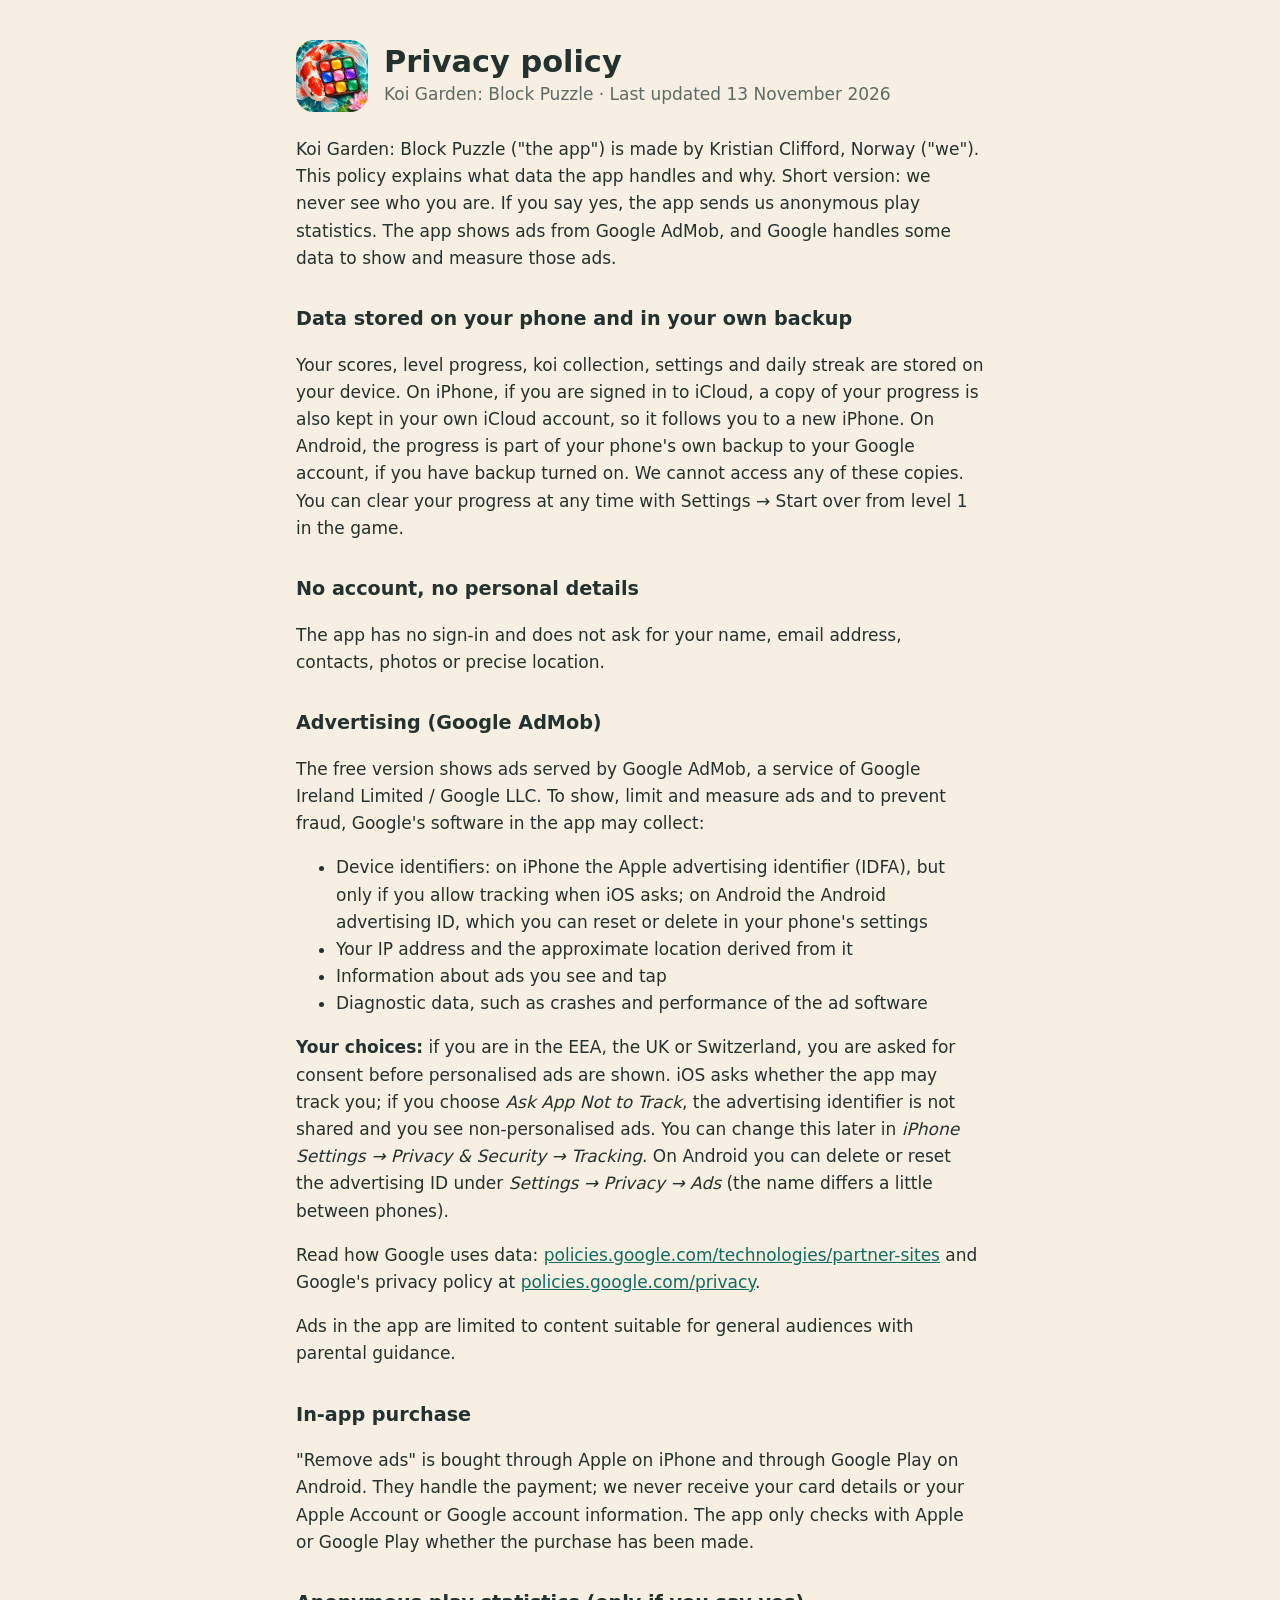
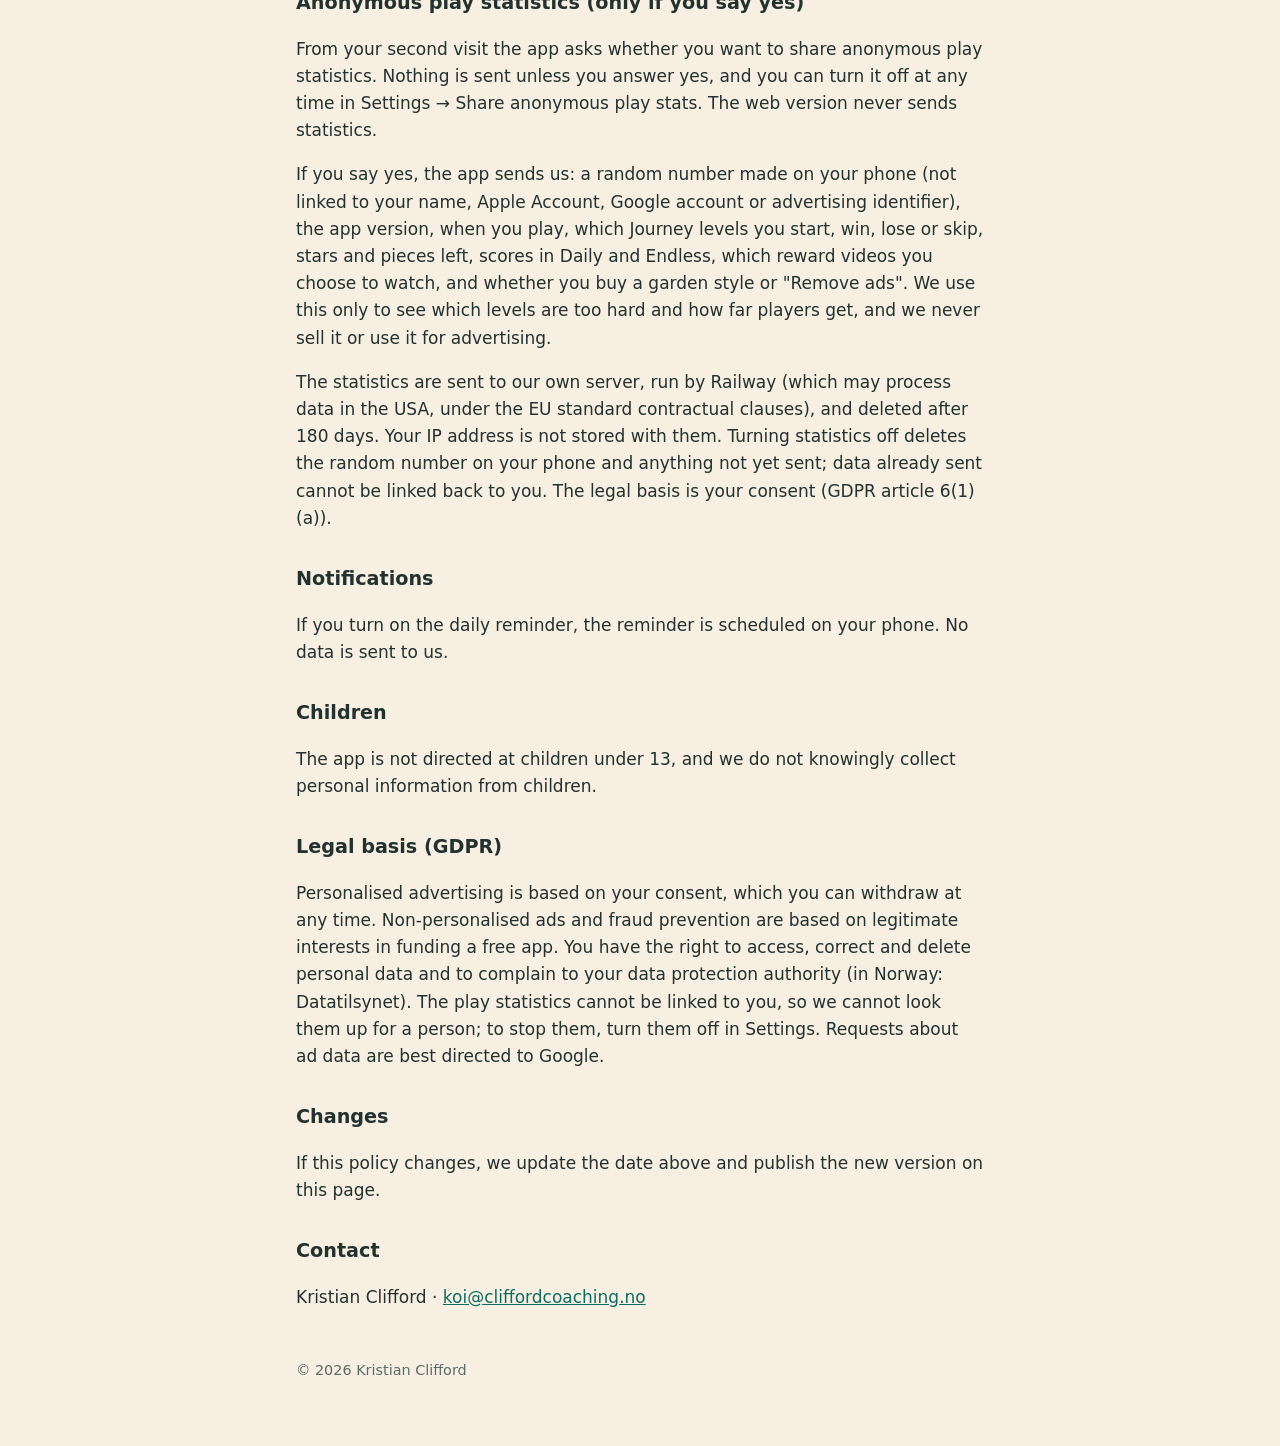
<file: koi-garden/privacy.html>
<!doctype html>
<html lang="en">
<head>
<meta charset="utf-8">
<meta name="viewport" content="width=device-width, initial-scale=1">
<title>Koi Garden Privacy Policy</title>
<link rel="stylesheet" href="../style.css">
</head>
<body>
<main>
  <header>
    <img src="icon.png" alt="">
    <div>
      <h1>Privacy policy</h1>
      <p class="muted" style="margin:0">Koi Garden: Block Puzzle · Last updated 13 November 2026</p>
    </div>
  </header>

  <p>Koi Garden: Block Puzzle ("the app") is made by Kristian Clifford, Norway ("we"). This policy explains what data the app handles and why. Short version: we never see who you are. If you say yes, the app sends us anonymous play statistics. The app shows ads from Google AdMob, and Google handles some data to show and measure those ads.</p>

  <h2>Data stored on your phone and in your own backup</h2>
  <p>Your scores, level progress, koi collection, settings and daily streak are stored on your device. On iPhone, if you are signed in to iCloud, a copy of your progress is also kept in your own iCloud account, so it follows you to a new iPhone. On Android, the progress is part of your phone's own backup to your Google account, if you have backup turned on. We cannot access any of these copies. You can clear your progress at any time with Settings → Start over from level 1 in the game.</p>

  <h2>No account, no personal details</h2>
  <p>The app has no sign-in and does not ask for your name, email address, contacts, photos or precise location.</p>

  <h2>Advertising (Google AdMob)</h2>
  <p>The free version shows ads served by Google AdMob, a service of Google Ireland Limited / Google LLC. To show, limit and measure ads and to prevent fraud, Google's software in the app may collect:</p>
  <ul>
    <li>Device identifiers: on iPhone the Apple advertising identifier (IDFA), but only if you allow tracking when iOS asks; on Android the Android advertising ID, which you can reset or delete in your phone's settings</li>
    <li>Your IP address and the approximate location derived from it</li>
    <li>Information about ads you see and tap</li>
    <li>Diagnostic data, such as crashes and performance of the ad software</li>
  </ul>
  <p><strong>Your choices:</strong> if you are in the EEA, the UK or Switzerland, you are asked for consent before personalised ads are shown. iOS asks whether the app may track you; if you choose <em>Ask App Not to Track</em>, the advertising identifier is not shared and you see non-personalised ads. You can change this later in <em>iPhone Settings → Privacy &amp; Security → Tracking</em>. On Android you can delete or reset the advertising ID under <em>Settings → Privacy → Ads</em> (the name differs a little between phones).</p>
  <p>Read how Google uses data: <a href="https://policies.google.com/technologies/partner-sites">policies.google.com/technologies/partner-sites</a> and Google's privacy policy at <a href="https://policies.google.com/privacy">policies.google.com/privacy</a>.</p>
  <p>Ads in the app are limited to content suitable for general audiences with parental guidance.</p>

  <h2>In-app purchase</h2>
  <p>"Remove ads" is bought through Apple on iPhone and through Google Play on Android. They handle the payment; we never receive your card details or your Apple Account or Google account information. The app only checks with Apple or Google Play whether the purchase has been made.</p>

  <h2>Anonymous play statistics (only if you say yes)</h2>
  <p>From your second visit the app asks whether you want to share anonymous play statistics. Nothing is sent unless you answer yes, and you can turn it off at any time in Settings → Share anonymous play stats. The web version never sends statistics.</p>
  <p>If you say yes, the app sends us: a random number made on your phone (not linked to your name, Apple Account, Google account or advertising identifier), the app version, when you play, which Journey levels you start, win, lose or skip, stars and pieces left, scores in Daily and Endless, which reward videos you choose to watch, and whether you buy a garden style or "Remove ads". We use this only to see which levels are too hard and how far players get, and we never sell it or use it for advertising.</p>
  <p>The statistics are sent to our own server, run by Railway (which may process data in the USA, under the EU standard contractual clauses), and deleted after 180 days. Your IP address is not stored with them. Turning statistics off deletes the random number on your phone and anything not yet sent; data already sent cannot be linked back to you. The legal basis is your consent (GDPR article 6(1)(a)).</p>

  <h2>Notifications</h2>
  <p>If you turn on the daily reminder, the reminder is scheduled on your phone. No data is sent to us.</p>

  <h2>Children</h2>
  <p>The app is not directed at children under 13, and we do not knowingly collect personal information from children.</p>

  <h2>Legal basis (GDPR)</h2>
  <p>Personalised advertising is based on your consent, which you can withdraw at any time. Non-personalised ads and fraud prevention are based on legitimate interests in funding a free app. You have the right to access, correct and delete personal data and to complain to your data protection authority (in Norway: Datatilsynet). The play statistics cannot be linked to you, so we cannot look them up for a person; to stop them, turn them off in Settings. Requests about ad data are best directed to Google.</p>

  <h2>Changes</h2>
  <p>If this policy changes, we update the date above and publish the new version on this page.</p>

  <h2>Contact</h2>
  <p>Kristian Clifford · <a href="mailto:koi@cliffordcoaching.no?subject=Koi%20Garden%20privacy">koi@cliffordcoaching.no</a></p>
  <footer>© 2026 Kristian Clifford</footer>
</main>
</body>
</html>
</file>
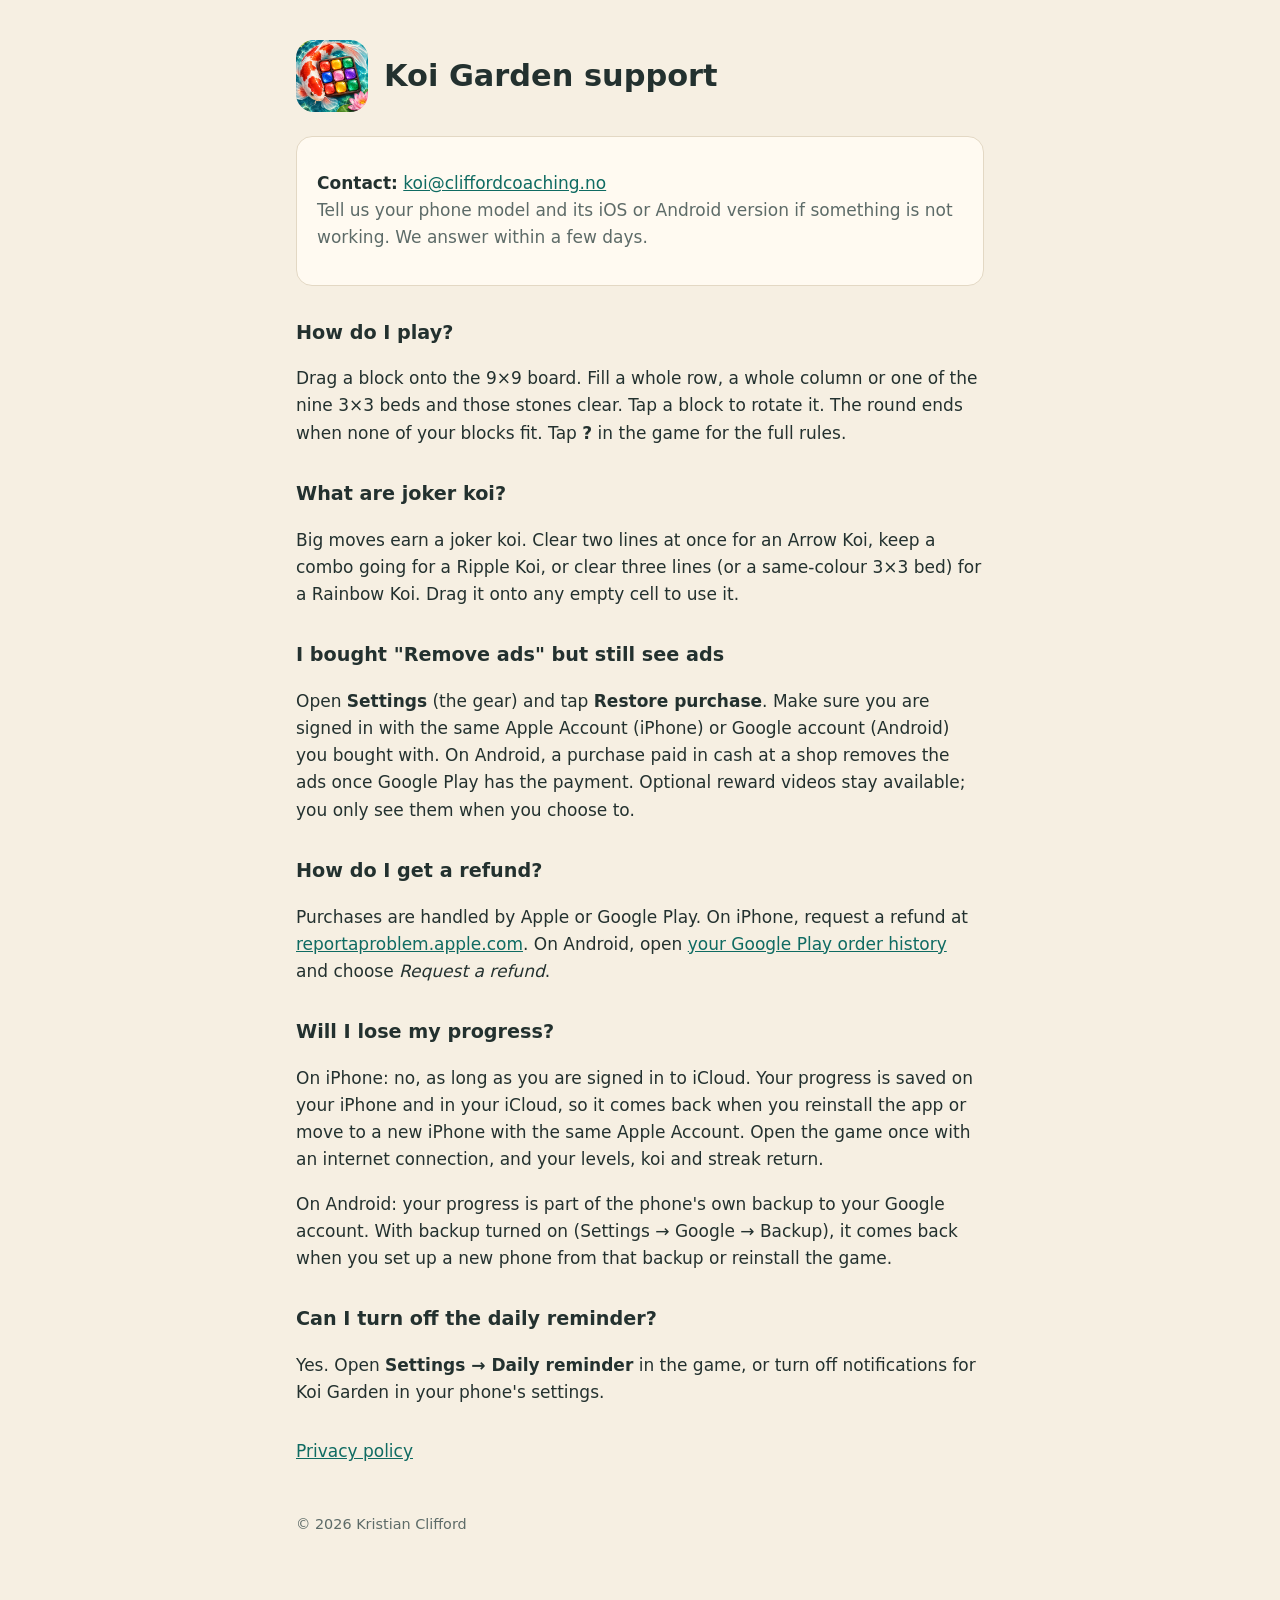
<file: koi-garden/support.html>
<!doctype html>
<html lang="en">
<head>
<meta charset="utf-8">
<meta name="viewport" content="width=device-width, initial-scale=1">
<title>Koi Garden Support</title>
<link rel="stylesheet" href="../style.css">
</head>
<body>
<main>
  <header>
    <img src="icon.png" alt="">
    <h1>Koi Garden support</h1>
  </header>
  <div class="card">
    <p><strong>Contact:</strong> <a href="mailto:koi@cliffordcoaching.no?subject=Koi%20Garden">koi@cliffordcoaching.no</a><br>
    <span class="muted">Tell us your phone model and its iOS or Android version if something is not working. We answer within a few days.</span></p>
  </div>

  <h2>How do I play?</h2>
  <p>Drag a block onto the 9×9 board. Fill a whole row, a whole column or one of the nine 3×3 beds and those stones clear. Tap a block to rotate it. The round ends when none of your blocks fit. Tap <strong>?</strong> in the game for the full rules.</p>

  <h2>What are joker koi?</h2>
  <p>Big moves earn a joker koi. Clear two lines at once for an Arrow Koi, keep a combo going for a Ripple Koi, or clear three lines (or a same-colour 3×3 bed) for a Rainbow Koi. Drag it onto any empty cell to use it.</p>

  <h2>I bought "Remove ads" but still see ads</h2>
  <p>Open <strong>Settings</strong> (the gear) and tap <strong>Restore purchase</strong>. Make sure you are signed in with the same Apple Account (iPhone) or Google account (Android) you bought with. On Android, a purchase paid in cash at a shop removes the ads once Google Play has the payment. Optional reward videos stay available; you only see them when you choose to.</p>

  <h2>How do I get a refund?</h2>
  <p>Purchases are handled by Apple or Google Play. On iPhone, request a refund at <a href="https://reportaproblem.apple.com">reportaproblem.apple.com</a>. On Android, open <a href="https://play.google.com/store/account/orderhistory">your Google Play order history</a> and choose <em>Request a refund</em>.</p>

  <h2>Will I lose my progress?</h2>
  <p>On iPhone: no, as long as you are signed in to iCloud. Your progress is saved on your iPhone and in your iCloud, so it comes back when you reinstall the app or move to a new iPhone with the same Apple Account. Open the game once with an internet connection, and your levels, koi and streak return.</p>
  <p>On Android: your progress is part of the phone's own backup to your Google account. With backup turned on (Settings → Google → Backup), it comes back when you set up a new phone from that backup or reinstall the game.</p>

  <h2>Can I turn off the daily reminder?</h2>
  <p>Yes. Open <strong>Settings → Daily reminder</strong> in the game, or turn off notifications for Koi Garden in your phone's settings.</p>

  <p style="margin-top:32px"><a href="privacy.html">Privacy policy</a></p>
  <footer>© 2026 Kristian Clifford</footer>
</main>
</body>
</html>
</file>
<file: style.css>
:root { --bg: #f6efe2; --ink: #23312f; --muted: #5d6b68; --accent: #0f6b62; --card: #fffaf1; --line: #e3d8c4; }
@media (prefers-color-scheme: dark) { :root { --bg: #0e2624; --ink: #eef3ef; --muted: #a9bdb8; --accent: #6fd3c2; --card: #143331; --line: #24504c; } }
* { box-sizing: border-box; }
body { margin: 0; background: var(--bg); color: var(--ink); font: 17px/1.6 -apple-system, BlinkMacSystemFont, "Segoe UI", system-ui, sans-serif; }
main { max-width: 720px; margin: 0 auto; padding: 40px 16px 64px; }
header { display: flex; align-items: center; gap: 16px; margin-bottom: 24px; }
header img { width: 72px; height: 72px; border-radius: 18px; }
h1 { font-size: 1.9rem; line-height: 1.2; margin: 0; }
h2 { font-size: 1.2rem; margin: 32px 0 8px; }
p, li { color: var(--ink); }
.muted { color: var(--muted); }
a { color: var(--accent); }
.card { background: var(--card); border: 1px solid var(--line); border-radius: 16px; padding: 16px 20px; margin: 16px 0; }
footer { margin-top: 48px; font-size: 0.9rem; color: var(--muted); }
</file>
<file: koi-garden/play/css/style.css>
/* Fonts ship with the app, so text looks right offline */
@font-face { font-family: "Zen Maru Gothic"; font-weight: 500; font-display: swap; src: url(../fonts/zen-maru-gothic-500.woff2) format("woff2"); }
@font-face { font-family: "Zen Maru Gothic"; font-weight: 700; font-display: swap; src: url(../fonts/zen-maru-gothic-700.woff2) format("woff2"); }
@font-face { font-family: "Zen Maru Gothic"; font-weight: 900; font-display: swap; src: url(../fonts/zen-maru-gothic-900.woff2) format("woff2"); }
@font-face { font-family: "Zen Kaku Gothic New"; font-weight: 400; font-display: swap; src: url(../fonts/zen-kaku-gothic-new-400.woff2) format("woff2"); }
@font-face { font-family: "Zen Kaku Gothic New"; font-weight: 500; font-display: swap; src: url(../fonts/zen-kaku-gothic-new-500.woff2) format("woff2"); }
@font-face { font-family: "Zen Kaku Gothic New"; font-weight: 700; font-display: swap; src: url(../fonts/zen-kaku-gothic-new-700.woff2) format("woff2"); }

/* Base reset (the prototype viewer added this for us) */
/* The safe-area padding must sit inside the screen height, or the page grows past the bottom edge */
:root { box-sizing: border-box; padding-top: env(safe-area-inset-top, 0px); padding-bottom: env(safe-area-inset-bottom, 0px); }
body { margin: 0; font-size: 14px; }
img { max-width: 100%; }
[hidden] { display: none !important; }
/* Layout: one-screen koi pond. Teal water around a wooden-framed 9×9 sand garden in nine beds,
   jewel-coloured stones, two-piece tray, ad slot kept clear of the play area */
:root {
  --water: #0f5a5e;
  --water-deep: #0a3c43;
  --water-hi: #1d8a83;
  --on-water: #f3fbf8;
  --on-water-muted: #a7d6ce;
  --glass: rgba(255, 255, 255, 0.10);
  --glass-line: rgba(255, 255, 255, 0.20);
  --card: #fff8ec;
  --card-fg: #24302e;
  --card-muted: #566461;
  --card-line: #eadfca;
  --card-well: #f6ecd7;
  --sand: #f8e9c9;
  --sand-alt: #efdbb1;
  --rake: rgba(150, 110, 50, 0.13);
  --frame: #b57d45;
  --frame-dark: #7e5126;
  --accent: #ff7a45;
  --on-accent: #2b1408;
  --gold: #ffc93c;
  --good: #19b48a;
  --p1: #ff5d4f;   /* koi red */
  --p2: #ffb21f;   /* saffron */
  --p3: #16b386;   /* jade */
  --p4: #3b7cf5;   /* lapis */
  --p5: #ff86bd;   /* sakura */
  --p6: #9a5ee0;   /* plum */
  --p7: #ffcf3a;   /* golden koi */
  --p8: #8f99a3;   /* rock */
  /* Each colour also has its own stone shape, so colour-blind players can match them */
  --r1: 50%;
  --r2: 24%;
  --r3: 50% 14% 50% 14%;
  --r4: 38% 44% 40% 46%;
  --r5: 50% 50% 22% 22%;
  --r6: 14% 50% 14% 50%;
  --r7: 50%;
  --r8: 34% 48% 30% 52%;
  --display: "Zen Maru Gothic", "Hiragino Maru Gothic ProN", "Segoe UI", system-ui, sans-serif;
  --body: "Zen Kaku Gothic New", "Hiragino Sans", "Segoe UI", system-ui, sans-serif;
  --board: 360px;
  color-scheme: dark;
}
/* Night Pond: unlocked by a 7-day daily streak */
:root[data-garden="night"] {
  --water: #172056;
  --water-deep: #0b1131;
  --water-hi: #33479a;
  --on-water: #eef1ff;
  --on-water-muted: #a9b4e4;
  --glass: rgba(255, 255, 255, 0.08);
  --glass-line: rgba(255, 255, 255, 0.16);
  --card: #222b5c;
  --card-fg: #eef0ff;
  --card-muted: #a6aed8;
  --card-line: #363f7e;
  --card-well: #2b356c;
  --sand: #2d3670;
  --sand-alt: #283063;
  --rake: rgba(200, 210, 255, 0.07);
  --frame: #0f1538;
  --frame-dark: #070a20;
  --accent: #ff8f66;
  --on-accent: #26110a;
  --gold: #ffd75e;
  --good: #3fdcae;
  --p1: #ff7466;
  --p2: #ffc24a;
  --p3: #39d6a6;
  --p4: #6d9dff;
  --p5: #ff9fd0;
  --p6: #b88cff;
  --p7: #ffd75e;
  --p8: #6e7899;
}
html, body { height: 100%; }
body {
  background:
    radial-gradient(120% 60% at 50% -5%, var(--water-hi), transparent 62%),
    linear-gradient(180deg, var(--water), var(--water-deep));
  background-color: var(--water-deep);
  color: var(--on-water);
  font-family: var(--body);
  overflow: hidden;
  touch-action: none;
  -webkit-user-select: none;
  user-select: none;
  /* No long-press callout or loupe anywhere (the share text turns selection back on for itself) */
  -webkit-touch-callout: none;
  -webkit-tap-highlight-color: transparent;
}

/* Slow ripples drifting across the pond */
.pond { position: fixed; inset: 0; pointer-events: none; overflow: hidden; }
.pond i {
  position: absolute;
  width: 220px; height: 220px;
  margin: -110px 0 0 -110px;
  border-radius: 50%;
  border: 1.5px solid var(--glass-line);
  animation: pond 9s ease-out infinite;
  opacity: 0;
}
.pond i:nth-child(1) { left: 12%; top: 22%; }
.pond i:nth-child(2) { left: 88%; top: 58%; animation-delay: 3s; }
.pond i:nth-child(3) { left: 20%; top: 86%; animation-delay: 6s; }
@keyframes pond { 0% { transform: scale(0.2); opacity: 0.8; } 100% { transform: scale(1.8); opacity: 0; } }

.app {
  position: relative;
  height: 100%;
  box-sizing: border-box;
  display: flex;
  flex-direction: column;
  align-items: center;
  gap: 12px;
  padding-block: 10px;
  padding-left: max(16px, env(safe-area-inset-left, 0px));
  padding-right: max(16px, env(safe-area-inset-right, 0px));
}

/* Header */
header {
  width: var(--board);
  max-width: 100%;
  display: grid;
  grid-template-columns: 1fr auto 1fr;
  align-items: center;
  gap: 8px;
}
.brand { display: flex; flex-direction: column; line-height: 1.05; min-width: 0; }
.brand b { font-family: var(--display); font-weight: 900; font-size: 1.1rem; letter-spacing: -0.01em; }
.brand span {
  font-size: 0.6rem;
  text-transform: uppercase;
  letter-spacing: 0.16em;
  color: var(--on-water-muted);
}
.score { text-align: center; }
.score .now {
  font-family: var(--display);
  font-weight: 900;
  font-size: 2.3rem;
  line-height: 1;
  font-variant-numeric: tabular-nums;
  text-shadow: 0 3px 14px rgba(0, 0, 0, 0.25);
}
.score .best {
  font-size: 0.66rem;
  letter-spacing: 0.14em;
  text-transform: uppercase;
  color: var(--on-water-muted);
  font-variant-numeric: tabular-nums;
}
.score .best em { color: var(--gold); font-style: normal; font-weight: 700; }
.star-goals { display: flex; justify-content: center; gap: 8px; margin-top: 2px; font-size: 0.64rem; font-weight: 700; color: var(--on-water-muted); font-variant-numeric: tabular-nums; white-space: nowrap; }
.star-goals span.got { color: var(--gold); }
.tools { display: flex; justify-content: flex-end; gap: 5px; }
.icon-btn {
  width: 34px; height: 34px;
  border-radius: 50%;
  border: 1px solid var(--glass-line);
  background: var(--glass);
  color: var(--on-water);
  display: grid; place-items: center;
  cursor: pointer;
  font: 700 0.95rem var(--display);
}
.icon-btn svg { width: 17px; height: 17px; }
:focus-visible { outline: 2px solid var(--gold); outline-offset: 2px; }

.modes {
  grid-column: 1 / -1;
  justify-self: center;
  display: inline-flex;
  gap: 2px;
  padding: 3px;
  border-radius: 999px;
  background: var(--glass);
  border: 1px solid var(--glass-line);
}
.mode {
  position: relative;
  font: 700 0.8rem var(--body);
  padding: 6px 16px;
  border: 0;
  border-radius: 999px;
  background: transparent;
  color: var(--on-water-muted);
  cursor: pointer;
}
.mode[aria-pressed="true"] { background: var(--on-water); color: var(--water-deep); }
.mode.new::after {
  content: "";
  position: absolute;
  top: 4px; right: 6px;
  width: 7px; height: 7px;
  border-radius: 50%;
  background: var(--gold);
}
.mode:disabled { opacity: 0.4; cursor: default; }
.nudge {
  grid-column: 1 / -1;
  justify-self: center;
  max-width: 100%;
  box-sizing: border-box;
  padding: 6px 14px;
  border-radius: 999px;
  border: 1px solid var(--gold);
  background: color-mix(in srgb, var(--gold) 18%, transparent);
  color: var(--on-water);
  font: 600 0.78rem var(--body);
  cursor: pointer;
  text-wrap: balance;
}
.nudge b { color: var(--gold); }

/* Board: wooden frame around nine raked sand beds */
.board-wrap { position: relative; width: var(--board); max-width: 100%; margin-top: auto; }
.board {
  --gap: 4px;
  box-sizing: border-box;
  width: 100%;
  aspect-ratio: 1;
  padding: 5px;
  border-radius: 16px;
  background: var(--frame);
  box-shadow: 0 0 0 3px var(--frame-dark), 0 18px 40px rgba(0, 0, 0, 0.35);
  display: grid;
  grid-template-columns: repeat(9, 1fr);
  grid-template-rows: repeat(9, 1fr);
  gap: var(--gap);
}
.bed {
  margin: -1px;
  border-radius: 9px;
  background: repeating-linear-gradient(0deg, transparent 0 5px, var(--rake) 5px 6px), var(--sand);
  transition: box-shadow 0.3s;
}
.bed.alt { background: repeating-linear-gradient(0deg, transparent 0 5px, var(--rake) 5px 6px), var(--sand-alt); }
.bed.near {
  box-shadow: inset 0 0 0 2.5px var(--good), inset 0 0 18px color-mix(in srgb, var(--good) 40%, transparent);
  animation: breathe 2.4s ease-in-out infinite;
}
.bed.near.mono {
  box-shadow: inset 0 0 0 2.5px var(--gold), inset 0 0 22px color-mix(in srgb, var(--gold) 55%, transparent);
  animation-name: breathe-gold;
}
@keyframes breathe { 50% { box-shadow: inset 0 0 0 2.5px color-mix(in srgb, var(--good) 45%, transparent), inset 0 0 6px transparent; } }
@keyframes breathe-gold { 50% { box-shadow: inset 0 0 0 2.5px color-mix(in srgb, var(--gold) 45%, transparent), inset 0 0 6px transparent; } }
.cell { position: relative; z-index: 1; border-radius: 30%; }
.cell.filled, .piece i {
  background:
    radial-gradient(circle at 32% 26%, color-mix(in srgb, white 62%, var(--c)) 0, var(--c) 46%, color-mix(in srgb, black 20%, var(--c)) 100%);
  border-radius: var(--rad, 40%);
  box-shadow: 0 2px 3px rgba(60, 40, 10, 0.35), inset 0 -2px 0 rgba(0, 0, 0, 0.12);
}
.cell.ghost { background: color-mix(in srgb, var(--c) 45%, transparent); border-radius: var(--rad, 40%); }
.cell.glow { box-shadow: 0 0 0 2px var(--on-accent) inset, 0 0 12px color-mix(in srgb, var(--gold) 70%, transparent); }
.cell.filled.glow { filter: brightness(1.15) saturate(1.1); }
.cell.target::after {
  content: "";
  position: absolute;
  inset: 8%;
  border-radius: 50%;
  border: 2.5px dashed var(--accent);
  animation: target 1.4s ease-in-out infinite;
}
@keyframes target { 50% { transform: scale(0.75); opacity: 0.5; } }
.cell.pop { animation: pop 0.38s ease-in forwards; }
@keyframes pop { 35% { transform: scale(1.15); } to { transform: scale(0.1) translateY(-4px); opacity: 0; } }

.ripple {
  position: absolute;
  z-index: 2;
  width: 60px; height: 60px;
  margin: -30px 0 0 -30px;
  border-radius: 50%;
  border: 2.5px solid color-mix(in srgb, var(--p4) 70%, white);
  pointer-events: none;
  animation: ripple 0.9s ease-out forwards;
}
.ripple.gold { border: 3px solid var(--gold); }
@keyframes ripple { from { transform: scale(0.2); opacity: 0.9; } to { transform: scale(2.6); opacity: 0; } }

.burst {
  position: absolute;
  z-index: 3;
  left: 50%; top: 45%;
  transform: translate(-50%, -50%);
  pointer-events: none;
  text-align: center;
  white-space: nowrap;
  animation: rise 1.25s ease-out forwards;
}
.burst b {
  display: block;
  font-family: var(--display);
  font-size: 2.3rem;
  font-weight: 900;
  color: var(--accent);
  -webkit-text-stroke: 1.5px var(--card);
  paint-order: stroke fill;
  text-shadow: 0 4px 12px rgba(0, 0, 0, 0.25);
}
.burst.gold b { color: var(--gold); -webkit-text-stroke-color: var(--frame-dark); }
.burst span {
  display: inline-block;
  padding: 3px 10px;
  border-radius: 999px;
  background: var(--card);
  color: var(--card-fg);
  font-size: 0.85rem;
  font-weight: 700;
  box-shadow: 0 4px 12px rgba(0, 0, 0, 0.2);
}
@keyframes rise {
  0% { opacity: 0; transform: translate(-50%, -30%) scale(0.8); }
  18% { opacity: 1; transform: translate(-50%, -50%) scale(1.06); }
  100% { opacity: 0; transform: translate(-50%, -105%) scale(1); }
}

/* Tray */
.tray {
  width: var(--board);
  max-width: 100%;
  height: calc(var(--board) * 0.34);
  display: grid;
  grid-template-columns: repeat(2, 1fr);
  gap: 10px;
}
.slot {
  position: relative;
  display: grid;
  place-items: center;
  border-radius: 18px;
  background: var(--glass);
  border: 1px solid var(--glass-line);
  cursor: grab;
  touch-action: none;
}
.slot.has::after {
  content: "↻";
  position: absolute;
  top: 5px; right: 9px;
  font-size: 0.85rem;
  font-weight: 700;
  color: var(--on-water-muted);
}
.slot.turn::after { color: var(--gold); animation: nudge-turn 1.2s ease-in-out infinite; }
@keyframes nudge-turn { 50% { transform: rotate(90deg); } }
.slot.picked .piece { opacity: 0.12; }
/* A piece with no room anywhere keeps its colour, fades a little and says why */
.slot.nofit { border-style: dashed; }
.slot.nofit .piece { opacity: 0.45; }
.slot.nofit::before {
  content: "No room";
  position: absolute;
  left: 50%; bottom: 7px;
  transform: translateX(-50%);
  padding: 2px 9px;
  border-radius: 999px;
  background: var(--water-deep);
  color: var(--on-water);
  font: 700 0.68rem var(--body);
  letter-spacing: 0.08em;
  text-transform: uppercase;
  white-space: nowrap;
}
.piece {
  display: grid;
  gap: var(--g);
  grid-template-columns: repeat(var(--w), var(--s));
  grid-template-rows: repeat(var(--h), var(--s));
}
.piece.spin { animation: spin 0.22s ease-out; }
@keyframes spin { from { transform: rotate(-90deg) scale(0.9); } }
.piece i.e { background: none; box-shadow: none; }
.float {
  position: fixed;
  left: 0; top: 0;
  z-index: 20;
  pointer-events: none;
  filter: drop-shadow(0 14px 12px rgba(0, 0, 0, 0.35));
}
.below {
  width: var(--board);
  max-width: 100%;
  display: flex;
  align-items: center;
  gap: 10px;
  min-height: 2.4em;
}
.chip {
  flex: none;
  display: inline-flex;
  align-items: center;
  gap: 6px;
  padding: 5px 12px;
  border-radius: 999px;
  border: 1px solid var(--glass-line);
  background: var(--glass);
  color: var(--on-water);
  font: 700 0.8rem var(--body);
  font-variant-numeric: tabular-nums;
  white-space: nowrap;
}
button.chip { cursor: pointer; }
.chip span.dim { color: var(--on-water-muted); font-weight: 500; }
.tag {
  font-size: 0.6rem;
  letter-spacing: 0.1em;
  text-transform: uppercase;
  padding: 2px 6px;
  border-radius: 999px;
  background: var(--gold);
  color: var(--on-accent);
  font-weight: 700;
}
.hint {
  flex: 1;
  min-width: 0;
  text-align: center;
  font-size: 0.8rem;
  line-height: 1.35;
  color: var(--on-water-muted);
  text-wrap: balance;
}
.hint b { color: var(--gold); }

/* Ad banner placeholder, kept well apart from the pieces you drag */
.banner {
  flex-shrink: 0;
  margin-top: auto;
  width: min(320px, 100%);
  height: 50px;
  box-sizing: border-box;
  border: 1px dashed var(--glass-line);
  border-radius: 8px;
  display: grid;
  place-items: center;
  font-size: 0.64rem;
  letter-spacing: 0.14em;
  text-transform: uppercase;
  color: var(--on-water-muted);
}

/* Overlays */
.overlay {
  position: fixed;
  inset: 0;
  z-index: 30;
  display: grid;
  place-items: center;
  overflow-y: auto;
  /* Keep cards clear of the clock, the home bar and, in the app, the ad banner */
  padding-top: calc(env(safe-area-inset-top, 0px) + 12px);
  padding-bottom: calc(env(safe-area-inset-bottom, 0px) + 12px + var(--banner-room, 0px));
  padding-left: max(16px, env(safe-area-inset-left, 0px));
  padding-right: max(16px, env(safe-area-inset-right, 0px));
  background: color-mix(in srgb, var(--water-deep) 70%, transparent);
  backdrop-filter: blur(6px);
}
.card {
  width: min(370px, 100%);
  box-sizing: border-box;
  padding: 24px 20px 20px;
  border-radius: 24px;
  background: var(--card);
  color: var(--card-fg);
  box-shadow: 0 24px 60px rgba(0, 0, 0, 0.35);
  text-align: center;
  display: flex;
  flex-direction: column;
  gap: 14px;
  align-items: center;
}
.card h2 { margin: 0; font-family: var(--display); font-weight: 900; font-size: 1.55rem; line-height: 1.15; text-wrap: balance; }
.eyebrow {
  margin: 0;
  font-size: 0.68rem;
  letter-spacing: 0.16em;
  text-transform: uppercase;
  color: var(--card-muted);
}
.card p { margin: 0; line-height: 1.6; max-width: 34ch; }
.card .quote { font-family: var(--display); font-weight: 700; color: var(--card-muted); }
.big-num {
  font-family: var(--display);
  font-size: 3.6rem;
  font-weight: 900;
  line-height: 1;
  color: var(--accent);
  font-variant-numeric: tabular-nums;
}
.btns { display: flex; flex-direction: column; gap: 8px; width: 100%; }
.btn {
  font: 700 1rem var(--body);
  padding: 13px 16px;
  border-radius: 999px;
  border: 1px solid var(--card-line);
  background: var(--card-well);
  color: var(--card-fg);
  cursor: pointer;
  display: inline-flex;
  align-items: center;
  justify-content: center;
  gap: 8px;
}
.btn.primary { background: var(--accent); border-color: var(--accent); color: var(--on-accent); box-shadow: 0 6px 0 color-mix(in srgb, var(--accent) 60%, black); }
.btn.primary:active { transform: translateY(3px); box-shadow: 0 3px 0 color-mix(in srgb, var(--accent) 60%, black); }
.btn:disabled { opacity: 0.45; cursor: default; box-shadow: none; }
.btn small { font-weight: 500; opacity: 0.75; }
.link-btn { background: none; border: 0; color: var(--card-muted); font: 600 0.9rem var(--body); text-decoration: underline; cursor: pointer; padding: 4px; }

/* Rules */
.ways { display: grid; grid-template-columns: repeat(3, 1fr); gap: 10px; width: 100%; }
.way { display: flex; flex-direction: column; align-items: center; gap: 6px; font-size: 0.78rem; font-weight: 700; }
.mini {
  width: 100%;
  max-width: 84px;
  aspect-ratio: 1;
  box-sizing: border-box;
  padding: 2px;
  border-radius: 6px;
  background: var(--frame);
  display: grid;
  grid-template-columns: repeat(9, 1fr);
  gap: 1px;
}
.mini i { background: var(--sand); border-radius: 2px; }
.mini i.alt { background: var(--sand-alt); }
.mini i.on { background: var(--p4); border-radius: 35%; }
.rules { text-align: left; margin: 0; padding-left: 1.2em; display: flex; flex-direction: column; gap: 7px; line-height: 1.5; font-size: 0.88rem; }
.rules b { color: var(--accent); }
.basics { text-align: left; margin: 0; padding-left: 1.4em; display: flex; flex-direction: column; gap: 8px; line-height: 1.45; font-size: 0.98rem; }
.basics b { color: var(--accent); }
.more { display: flex; flex-direction: column; align-self: stretch; width: 100%; border-top: 1px solid var(--card-line); text-align: left; }
.more details { border-bottom: 1px solid var(--card-line); }
.more summary { list-style: none; cursor: pointer; padding: 11px 2px; font-weight: 700; display: flex; justify-content: space-between; align-items: center; gap: 8px; }
.more summary::-webkit-details-marker { display: none; }
.more summary::after { content: "+"; font-size: 1.2rem; line-height: 1; color: var(--card-muted); }
.more details[open] summary::after { content: "–"; }
.more .rules { padding-bottom: 12px; }
.promise { text-align: left; margin: 0; padding: 0; list-style: none; display: flex; flex-direction: column; gap: 10px; font-size: 0.92rem; line-height: 1.45; }
.promise li { display: grid; grid-template-columns: 22px 1fr; gap: 8px; }
.promise li::before { content: "✓"; font-weight: 900; color: var(--good); }
.stones-row { display: flex; gap: 8px; }
.stones-row i { width: 26px; height: 26px; background: radial-gradient(circle at 32% 26%, color-mix(in srgb, white 62%, var(--c)) 0, var(--c) 46%, color-mix(in srgb, black 20%, var(--c)) 100%); border-radius: var(--rad); box-shadow: 0 2px 3px rgba(60, 40, 10, 0.3); }

/* Breathing: a ripple on still water */
.breath { width: 160px; height: 160px; display: grid; place-items: center; position: relative; }
.breath .ring {
  position: absolute; inset: 0;
  border-radius: 50%;
  background: radial-gradient(circle, color-mix(in srgb, var(--p3) 45%, transparent) 0 40%, color-mix(in srgb, var(--p3) 14%, transparent) 70%, transparent 71%);
  box-shadow: 0 0 0 2px color-mix(in srgb, var(--p3) 40%, transparent);
  transform: scale(0.5);
  transition: transform 4s ease-in-out;
}
.breath .ring.in { transform: scale(1); }
.breath .label { position: relative; font-family: var(--display); font-weight: 900; font-size: 1.15rem; }
.breath .count { display: block; font-family: var(--body); font-size: 0.75rem; color: var(--card-muted); font-weight: 500; }

.stats { font-size: 0.88rem; color: var(--card-muted); font-variant-numeric: tabular-nums; line-height: 1.6; }
.stats b { color: var(--card-fg); }
.share {
  width: 100%;
  box-sizing: border-box;
  margin: 0;
  padding: 10px 12px;
  border-radius: 12px;
  border: 1px solid var(--card-line);
  background: var(--card-well);
  font: 500 0.84rem/1.55 var(--body);
  text-align: left;
  white-space: pre-wrap;
  -webkit-user-select: text;
  user-select: text;
}
.field { display: flex; align-items: center; justify-content: space-between; gap: 12px; width: 100%; font-weight: 700; }
.field select, .field input { font: 600 0.95rem var(--body); accent-color: var(--accent); }
.field input[type="checkbox"] { width: 22px; height: 22px; }
.field select { padding: 6px 10px; border-radius: 8px; border: 1px solid var(--card-line); background: var(--card-well); color: var(--card-fg); }
.notif {
  width: 100%;
  box-sizing: border-box;
  display: grid;
  grid-template-columns: 36px 1fr;
  gap: 4px 10px;
  padding: 12px;
  border-radius: 14px;
  background: var(--card-well);
  border: 1px solid var(--card-line);
  text-align: left;
  font-size: 0.85rem;
  line-height: 1.4;
}
.notif .ico { grid-row: span 2; width: 36px; height: 36px; border-radius: 9px; background: linear-gradient(135deg, var(--water-hi), var(--water-deep)); }
.notif .top { display: flex; justify-content: space-between; color: var(--card-muted); font-size: 0.75rem; }
.notif.off { opacity: 0.4; }
.note { font-size: 0.78rem; color: var(--card-muted); }
.garden-row { display: flex; align-items: center; justify-content: space-between; gap: 10px; width: 100%; font-size: 0.85rem; font-weight: 700; }
.garden-row .modes { background: var(--card-well); border-color: var(--card-line); grid-column: auto; }
.garden-row .mode { color: var(--card-muted); }
.garden-row .mode[aria-pressed="true"] { background: var(--card-fg); color: var(--card); }
.medal {
  width: 96px; height: 96px;
  border-radius: 50%;
  display: grid; place-items: center;
  font-family: var(--display);
  font-size: 2.6rem;
  font-weight: 900;
  color: var(--on-accent);
  background: radial-gradient(circle at 34% 28%, color-mix(in srgb, white 50%, var(--gold)) 0, var(--gold) 50%, color-mix(in srgb, black 22%, var(--gold)) 100%);
  box-shadow: 0 8px 20px color-mix(in srgb, var(--gold) 45%, transparent);
}
.ad-box {
  width: 100%;
  aspect-ratio: 16 / 9;
  border-radius: 14px;
  border: 1px dashed var(--card-line);
  background: repeating-linear-gradient(45deg, var(--card-well) 0 10px, var(--card) 10px 20px);
  display: grid;
  place-items: center;
  font-family: var(--display);
  font-size: 2.6rem;
  font-weight: 900;
  font-variant-numeric: tabular-nums;
}

@media (prefers-reduced-motion: reduce) {
  .cell.pop, .burst, .ripple, .piece.spin { animation-duration: 0.01s; }
  .bed.near, .cell.target::after, .pond i, .slot.turn::after { animation: none; }
  .breath .ring { transition: none; }
}

/* Journey: special stones */
.cell.koi::before {
  content: "鯉";
  position: absolute;
  inset: 0;
  display: grid;
  place-items: center;
  font: 900 calc(var(--board) / 24) var(--display);
  color: #7a3f00;
}
/* Ice: a blue frosted coat with a snowflake, so it never looks like the gold ring of a starting stone */
.cell.ice::before {
  content: "";
  position: absolute;
  inset: -1px;
  border-radius: var(--rad, 40%);
  background:
    url("data:image/svg+xml,%3Csvg xmlns='http://www.w3.org/2000/svg' viewBox='0 0 24 24'%3E%3Cg stroke='%23ffffff' stroke-width='2.2' stroke-linecap='round' fill='none'%3E%3Cpath d='M12 2v20M3.3 7l17.4 10M3.3 17l17.4-10M9 3.5l3 2.5 3-2.5M9 20.5l3-2.5 3 2.5'/%3E%3C/g%3E%3C/svg%3E") right 8% top 8% / 34% no-repeat,
    linear-gradient(150deg, rgba(255, 255, 255, 0.55) 0 18%, transparent 18% 30%, rgba(255, 255, 255, 0.35) 30% 36%, transparent 36%),
    linear-gradient(135deg, rgba(225, 244, 255, 0.62), rgba(170, 215, 255, 0.4) 55%, rgba(230, 246, 255, 0.6));
  border: 2px solid #eaf8ff;
  box-shadow: inset 0 0 8px rgba(60, 150, 255, 0.95), 0 0 6px rgba(140, 210, 255, 0.7);
}

/* Journey map */
.map { display: grid; grid-template-columns: repeat(3, 1fr); gap: 22px 10px; width: 100%; padding-bottom: 10px; }
.node {
  justify-self: center;
  position: relative;
  width: 64px; height: 64px;
  border-radius: 50%;
  border: 0;
  font: 900 1.35rem var(--display);
  color: var(--on-accent);
  background: radial-gradient(circle at 34% 28%, color-mix(in srgb, white 45%, var(--accent)) 0, var(--accent) 55%, color-mix(in srgb, black 18%, var(--accent)) 100%);
  box-shadow: 0 5px 0 color-mix(in srgb, var(--accent) 55%, black);
  cursor: pointer;
}
.node.done {
  background: radial-gradient(circle at 34% 28%, color-mix(in srgb, white 45%, var(--p3)) 0, var(--p3) 55%, color-mix(in srgb, black 18%, var(--p3)) 100%);
  box-shadow: 0 5px 0 color-mix(in srgb, var(--p3) 55%, black);
  color: #fff;
}
.node.locked { background: var(--card-well); color: var(--card-muted); box-shadow: inset 0 0 0 2px var(--card-line); cursor: default; }
.node.current { animation: node-pulse 1.6s ease-in-out infinite; }
@keyframes node-pulse { 50% { transform: scale(1.08); } }
.node .st {
  position: absolute;
  left: 50%; bottom: -19px;
  transform: translateX(-50%);
  font-size: 0.8rem;
  letter-spacing: 1px;
  white-space: nowrap;
  color: var(--gold);
  text-shadow: 0 1px 0 var(--frame-dark);
}
.node .st i { font-style: normal; color: var(--card-line); text-shadow: none; }
.big-stars { font-size: 2.6rem; letter-spacing: 6px; color: var(--gold); line-height: 1; text-shadow: 0 3px 0 var(--frame-dark); }
.big-stars i { font-style: normal; color: var(--card-line); text-shadow: none; }
.goal-badge {
  display: inline-flex;
  align-items: center;
  gap: 8px;
  padding: 8px 14px;
  border-radius: 999px;
  background: var(--card-well);
  border: 1px solid var(--card-line);
  font-weight: 700;
}
.mode-3 .mode { padding: 6px 12px; }

@media (prefers-reduced-motion: reduce) {
  .node.current { animation: none; }
}

/* Effects: koi below the app, particles above everything */
.app { z-index: 1; }
.koi-layer, .fx { position: fixed; inset: 0; pointer-events: none; }
.koi-layer { z-index: 0; }
.fx { z-index: 45; }
.cell.drop { animation: drop 0.34s cubic-bezier(0.3, 1.6, 0.5, 1) both; }
@keyframes drop {
  0% { transform: translateY(-8px) scale(1.25); }
  55% { transform: translateY(0) scale(1.08, 0.86); }
  100% { transform: none; }
}
.cell.pop { animation: pop2 0.42s cubic-bezier(0.5, -0.4, 0.7, 1) forwards; animation-delay: var(--d, 0ms); }
@keyframes pop2 {
  0% { transform: none; filter: brightness(1); }
  30% { transform: scale(1.25) rotate(var(--spin, 8deg)); filter: brightness(1.8); }
  100% { transform: scale(0) rotate(calc(var(--spin, 8deg) * 4)); opacity: 0; }
}
.cell.fall { animation: fall 0.5s cubic-bezier(0.5, 0, 0.6, 1.4) both; }
@keyframes fall { 0% { transform: translateY(-420%) scale(1.2); opacity: 0; } 50% { opacity: 1; } 100% { transform: none; } }
.cell.ghost { animation: ghost 0.9s ease-in-out infinite; }
@keyframes ghost { 50% { opacity: 0.55; } }
.sweep { position: absolute; z-index: 3; pointer-events: none; border-radius: 10px; overflow: hidden; }
.sweep::before {
  content: "";
  position: absolute;
  inset: 0;
  background: linear-gradient(90deg, transparent, rgba(255, 255, 255, 0.95), transparent);
  transform: translateX(-100%);
  animation: sweep 0.45s ease-out forwards;
}
.sweep.v::before { background: linear-gradient(180deg, transparent, rgba(255, 255, 255, 0.95), transparent); transform: translateY(-100%); animation-name: sweep-v; }
.sweep.bed { box-shadow: 0 0 0 3px var(--gold), 0 0 26px var(--gold); animation: bed-flash 0.55s ease-out forwards; }
.sweep.bed::before { display: none; }
@keyframes sweep { to { transform: translateX(100%); } }
@keyframes sweep-v { to { transform: translateY(100%); } }
@keyframes bed-flash { 0% { opacity: 1; transform: scale(0.9); } 100% { opacity: 0; transform: scale(1.15); } }
.board-wrap.shake { animation: shake 0.4s ease-out; }
@keyframes shake {
  20% { transform: translate(-5px, 2px) rotate(-0.6deg); }
  40% { transform: translate(5px, -2px) rotate(0.6deg); }
  60% { transform: translate(-3px, 1px); }
  80% { transform: translate(2px, 0); }
}
.board.flash { animation: board-flash 0.7s ease-out; }
@keyframes board-flash {
  30% { box-shadow: 0 0 0 3px var(--frame-dark), 0 0 46px 12px var(--gold), 0 18px 40px rgba(0, 0, 0, 0.35); }
}
.piece.enter { animation: enter 0.45s cubic-bezier(0.3, 1.5, 0.5, 1) both; }
@keyframes enter { from { transform: scale(0.2) rotate(-25deg); opacity: 0; } }
.float i { animation: lift 0.16s ease-out both; }
@keyframes lift { from { transform: scale(0.65); } }
.fly {
  position: fixed;
  left: 0; top: 0;
  z-index: 46;
  pointer-events: none;
  font: 900 1.4rem var(--display);
  color: var(--gold);
  -webkit-text-stroke: 1.5px var(--frame-dark);
  paint-order: stroke fill;
}
.score .now.bump { animation: bump 0.35s cubic-bezier(0.3, 1.8, 0.5, 1); }
@keyframes bump { 40% { transform: scale(1.25); color: var(--gold); } }
.burst.combo b { animation: combo-wobble 0.5s ease-out; }
@keyframes combo-wobble { 30% { transform: scale(1.3) rotate(-4deg); } 60% { transform: scale(0.95) rotate(3deg); } }
.big-stars span { display: inline-block; animation: star-in 0.55s cubic-bezier(0.3, 1.8, 0.5, 1) both; }
@keyframes star-in { from { transform: scale(0) rotate(-120deg); opacity: 0; } }

@media (prefers-reduced-motion: reduce) {
  .cell.drop, .cell.fall, .cell.ghost, .piece.enter, .float i, .board-wrap.shake, .board.flash,
  .big-stars span, .burst.combo b, .score .now.bump { animation: none; }
  .sweep { display: none; }
}

/* iPhone app: the real AdMob banner sits on top of this reserved space */
.native .banner { border-color: transparent; color: transparent; height: 64px; }
/* No text selection or long-press callouts in the app, except the share text */
.native { -webkit-touch-callout: none; }

/* Helper buttons: hint, undo, swap */
.below { justify-content: space-between; }
.helpers { display: inline-flex; gap: 6px; flex: none; }
.helpers:empty { display: none; }
.chip.helper { padding: 5px 10px; gap: 5px; }
.chip.helper .cost { font-size: 0.7rem; color: var(--gold); font-weight: 700; }
.cell.hintspot {
  box-shadow: 0 0 0 3px var(--gold) inset, 0 0 14px color-mix(in srgb, var(--gold) 70%, transparent);
  animation: hint-pulse 0.8s ease-in-out infinite;
}
@keyframes hint-pulse { 50% { box-shadow: 0 0 0 3px color-mix(in srgb, var(--gold) 40%, transparent) inset; } }
.slot.hinted { border-color: var(--gold); box-shadow: 0 0 0 2px var(--gold); }

/* Settings */
.field.toggle { text-align: left; padding: 6px 0; border-bottom: 1px solid var(--card-line); }
.field.toggle span { display: flex; flex-direction: column; }
.field.toggle small { font-weight: 500; font-size: 0.78rem; color: var(--card-muted); }
.field.toggle input {
  -webkit-appearance: none;
  appearance: none;
  position: relative;
  flex: none;
  width: 50px; height: 30px;
  margin: 0;
  border-radius: 999px;
  background: var(--card-line);
  cursor: pointer;
  transition: background 0.2s;
}
.field.toggle input::after {
  content: "";
  position: absolute;
  top: 3px; left: 3px;
  width: 24px; height: 24px;
  border-radius: 50%;
  background: #ffffff;
  box-shadow: 0 2px 4px rgba(0, 0, 0, 0.25);
  transition: transform 0.2s;
}
.field.toggle input:checked { background: var(--good); }
.field.toggle input:checked::after { transform: translateX(20px); }
.ads-box {
  width: 100%;
  box-sizing: border-box;
  display: flex;
  flex-direction: column;
  align-items: center;
  gap: 8px;
  padding: 14px;
  border-radius: 16px;
  background: var(--card-well);
  border: 1px solid var(--card-line);
}

/* Journey map extras */
.map-links { display: grid; grid-template-columns: 1fr 1fr; gap: 8px; width: 100%; }
.map-links .btn { padding: 10px 12px; font-size: 0.92rem; }
.node .hard {
  position: absolute;
  top: -10px; left: 50%;
  transform: translateX(-50%);
  padding: 1px 6px;
  border-radius: 999px;
  background: var(--card-fg);
  color: var(--card);
  font: 700 0.55rem var(--body);
  letter-spacing: 0.1em;
}

/* Koi collection */
.koi-grid { display: grid; grid-template-columns: repeat(3, 1fr); gap: 10px; width: 100%; }
.koi-cell {
  display: flex;
  flex-direction: column;
  align-items: center;
  gap: 2px;
  padding: 8px 4px;
  border-radius: 14px;
  background: linear-gradient(180deg, var(--water), var(--water-deep));
  color: var(--on-water);
  font-size: 0.72rem;
  font-weight: 700;
}
.koi-cell img { width: 92px; height: 46px; object-fit: contain; filter: drop-shadow(2px 4px 3px rgba(0, 0, 0, 0.35)); }
.koi-cell.locked img { filter: brightness(0) opacity(0.22); }
.koi-cell.locked { background: var(--card-well); color: var(--card-muted); }
.new-koi {
  display: flex;
  align-items: center;
  gap: 10px;
  padding: 6px 14px 6px 6px;
  border-radius: 999px;
  background: linear-gradient(180deg, var(--water), var(--water-deep));
  color: var(--on-water);
  font-weight: 700;
}
.new-koi img { width: 96px; height: 40px; object-fit: contain; filter: drop-shadow(2px 4px 3px rgba(0, 0, 0, 0.35)); }

/* Lantern Festival */
.bar { width: 100%; height: 12px; border-radius: 999px; background: var(--card-well); overflow: hidden; border: 1px solid var(--card-line); }
.bar i { display: block; height: 100%; width: 0; background: linear-gradient(90deg, var(--accent), var(--gold)); border-radius: inherit; transition: width 0.6s; }
.milestones { list-style: none; margin: 0; padding: 0; width: 100%; display: flex; flex-direction: column; gap: 6px; text-align: left; }
.milestones li { display: flex; justify-content: space-between; gap: 10px; padding: 8px 12px; border-radius: 12px; background: var(--card-well); font-weight: 700; font-size: 0.9rem; }
.milestones li.done { color: var(--good); }

/* Big & clear: everything sized in rem grows by a fifth, plus bigger controls and clearer stones */
html.big { font-size: 120%; }
.big body { font-size: 16.8px; }
.big .hint { font-size: 0.95rem; }
.big .chip { font-size: 0.92rem; padding: 7px 13px; }
.big .score .best, .big .brand span, .big .eyebrow { font-size: 0.8rem; }
.big .mode { font-size: 0.92rem; padding: 8px 16px; }
.big .card p, .big .rules, .big .basics { font-size: 1.02rem; }
.big .btn { font-size: 1.08rem; padding: 15px 18px; }

.big .icon-btn svg { width: 21px; height: 21px; }
.big .chip.helper svg { width: 20px; height: 20px; }
.big .brand .logo { width: 38px; height: 38px; }
.big .cell.koi::before { font-size: calc(var(--board) / 19); }
/* Clearer stones: a dark outline separates each stone from its neighbours and the sand */
.big .cell.filled:not(.glow):not(.hintspot):not(.start), .big .piece i:not(.e) {
  box-shadow: 0 2px 3px rgba(60, 40, 10, 0.35), inset 0 0 0 2px rgba(0, 0, 0, 0.28);
}
.big .board { --gap: 5px; }

/* Calm effects: no shaking or flashing */
.calm .board-wrap.shake, .calm .board.flash, .calm .burst.combo b { animation: none; }
.calm .sweep { display: none; }

/* App icon inside the app: next to the name and on the welcome card */
.brand { flex-direction: row; align-items: center; gap: 8px; }
.brand .logo { width: 34px; height: 34px; border-radius: 9px; flex: none; box-shadow: 0 3px 8px rgba(0, 0, 0, 0.25); }
.brand-text { display: flex; flex-direction: column; line-height: 1.05; min-width: 0; }
.brand-text b { white-space: nowrap; }
.app-icon { width: 112px; height: 112px; border-radius: 26px; box-shadow: 0 12px 28px rgba(0, 0, 0, 0.3); }
@media (max-width: 380px) {
  .brand .logo { width: 28px; height: 28px; border-radius: 7px; }
  .brand-text b { font-size: 0.95rem; }
  .brand-text span { display: none; }
}
/* On most phones the star goals under the score leave the name too little room: keep it smaller so it never runs into the score */
@media (max-width: 440px) {
  .brand { gap: 6px; }
  .brand .logo { width: 30px; height: 30px; border-radius: 8px; }
  .brand-text b { font-size: 0.92rem; white-space: normal; line-height: 1; max-width: 4.6em; }
  .brand-text span { display: none; }
}

/* Koi swim under the controls: give them a deeper, frosted water tint so pieces stay easy to read */
.slot, .modes, .chip, .icon-btn, .nudge {
  background: color-mix(in srgb, var(--water-deep) 78%, transparent);
  -webkit-backdrop-filter: blur(6px);
  backdrop-filter: blur(6px);
}
.mode[aria-pressed="true"] { background: var(--on-water); }

/* Starting stones in "clear" levels: a gold ring and a centre dot set them apart from your own */
.cell.start:not(.glow):not(.hintspot) {
  box-shadow: 0 2px 3px rgba(60, 40, 10, 0.35), inset 0 0 0 3px #ffcf5a, inset 0 0 0 5px rgba(0, 0, 0, 0.25);
}
.cell.start::after {
  content: "";
  position: absolute;
  left: 50%; top: 50%;
  width: 24%; height: 24%;
  transform: translate(-50%, -50%);
  border-radius: 50%;
  background: #ffffff;
  box-shadow: 0 0 0 2px rgba(0, 0, 0, 0.3);
}

/* Big & clear on a phone: keep the header and the helper row inside the screen */
.big .brand-text span { display: none; }
.big .brand-text b { font-size: 0.88rem; }
.big .icon-btn { width: 38px; height: 38px; }
.big .tools { gap: 4px; }
.big .below { flex-wrap: wrap; justify-content: center; row-gap: 6px; }

/* Tall cards (like the rules) scroll from the top and stop above the banner.
   Auto margins centre short cards; when a card is taller than the screen they collapse,
   so nothing is pushed under the clock. The spacer keeps the last button above the ad. */
.overlay {
  display: flex;
  flex-direction: column;
  align-items: center;
  padding-bottom: 0;
}
.overlay > .card { margin-block: auto; flex-shrink: 0; }
.overlay::after {
  content: "";
  flex: 0 0 calc(env(safe-area-inset-bottom, 0px) + 12px + var(--banner-room, 0px));
}

/* Theme switch with three options */
.garden-row .modes .mode { padding: 6px 12px; }

/* Rare koi */
.reward-koi { width: 220px; max-width: 80%; filter: drop-shadow(3px 6px 4px rgba(0, 0, 0, 0.3)); }
.koi-section {
  grid-column: 1 / -1;
  margin-top: 6px;
  font-size: 0.72rem;
  letter-spacing: 0.14em;
  text-transform: uppercase;
  color: var(--card-muted);
  text-align: left;
}
.koi-cell.rare:not(.locked) { background: linear-gradient(180deg, #3b2a63, #1d1638); box-shadow: inset 0 0 0 2px var(--gold); }

/* Koi pond: a full-screen pond with every koi you own */
.pond-view {
  position: fixed;
  inset: 0;
  z-index: 50;
  background:
    radial-gradient(120% 60% at 50% -5%, var(--water-hi), transparent 62%),
    linear-gradient(180deg, var(--water), var(--water-deep));
  background-color: var(--water-deep);
  touch-action: none;
}
.pond-view canvas { position: absolute; inset: 0; width: 100%; height: 100%; }
.pond-bar {
  position: absolute;
  top: 0; left: 0; right: 0;
  display: flex;
  align-items: center;
  justify-content: space-between;
  gap: 12px;
  padding-top: calc(env(safe-area-inset-top, 0px) + 10px);
  padding-bottom: 10px;
  padding-left: max(16px, env(safe-area-inset-left, 0px));
  padding-right: max(16px, env(safe-area-inset-right, 0px));
  pointer-events: none;
}
.pond-bar .btn { pointer-events: auto; padding: 10px 22px; }
.pond-title { display: flex; flex-direction: column; color: var(--on-water); text-shadow: 0 2px 8px rgba(0, 0, 0, 0.35); }
.pond-title b { font: 900 1.3rem var(--display); }
.pond-title span { font-size: 0.8rem; color: var(--on-water-muted); }
.pond-hint {
  position: absolute;
  left: 0; right: 0;
  bottom: calc(env(safe-area-inset-bottom, 0px) + 14px + var(--banner-room, 0px));
  margin: 0 auto;
  width: fit-content;
  max-width: calc(100% - 32px);
  padding: 8px 14px;
  border-radius: 999px;
  background: color-mix(in srgb, var(--water-deep) 78%, transparent);
  color: var(--on-water);
  font-size: 0.82rem;
  text-align: center;
  pointer-events: none;
}
.koi-label {
  position: absolute;
  z-index: 2;
  transform: translate(-50%, -140%);
  padding: 4px 10px;
  border-radius: 999px;
  background: var(--card);
  color: var(--card-fg);
  font: 700 0.85rem var(--body);
  white-space: nowrap;
  pointer-events: none;
  box-shadow: 0 4px 12px rgba(0, 0, 0, 0.25);
  animation: label-in 2.2s ease forwards;
}
@keyframes label-in { 0% { opacity: 0; } 10%, 80% { opacity: 1; } 100% { opacity: 0; } }
.tap-ring {
  position: absolute;
  z-index: 1;
  width: 70px; height: 70px;
  margin: -35px 0 0 -35px;
  border-radius: 50%;
  border: 2px solid rgba(255, 255, 255, 0.7);
  pointer-events: none;
  animation: ripple 1.1s ease-out forwards;
}

/* Close button in the corner of a card, and the map's main button */
.card { position: relative; }
.card-close {
  position: absolute;
  top: 12px; right: 12px;
  width: 40px; height: 40px;
  border-radius: 50%;
  border: 1px solid var(--card-line);
  background: var(--card-well);
  color: var(--card-fg);
  font: 700 1.05rem var(--body);
  cursor: pointer;
}
.map-play { width: 100%; }

/* More room between map rows so the HARD tag clears the stars above */
.map { row-gap: 30px; }

/* Joker koi: a third, narrower slot next to the pieces */
.tray { grid-template-columns: 1fr 1fr 0.62fr; }
.joker-slot { position: relative; display: flex; flex-direction: column; align-items: center; justify-content: center; gap: 2px; overflow: visible; }
.joker-slot img { width: 92%; transform: rotate(-35deg); filter: drop-shadow(0 0 8px var(--glow, #ffd75e)) drop-shadow(2px 4px 3px rgba(0, 0, 0, 0.35)); pointer-events: none; }
.joker-slot .joker-name { font: 700 0.62rem var(--body); letter-spacing: 0.06em; text-transform: uppercase; color: var(--on-water); text-align: center; line-height: 1.1; pointer-events: none; }
.joker-slot .joker-count {
  position: absolute;
  top: -8px; right: -6px;
  min-width: 24px; height: 24px;
  padding: 0 6px;
  box-sizing: border-box;
  border-radius: 999px;
  background: var(--gold);
  color: var(--on-accent);
  font: 900 0.8rem/24px var(--display);
  text-align: center;
  box-shadow: 0 2px 6px rgba(0, 0, 0, 0.3);
}
.joker-slot.empty { opacity: 0.55; border-style: dashed; }
.joker-slot .joker-buy { font: 800 0.7rem var(--body); color: var(--gold); pointer-events: none; }
/* Joker shop and the pearl price on the fail card */
.shop-list { display: flex; flex-direction: column; gap: 8px; width: 100%; }
.shop-item { display: flex; align-items: center; gap: 10px; width: 100%; padding: 8px 12px; border-radius: 14px; border: 1px solid var(--card-line);
  background: var(--card-well); color: var(--card-fg); font: inherit; text-align: left; cursor: pointer; }
.shop-item:not(:disabled):active { transform: scale(0.98); }
.shop-item:disabled { opacity: 0.45; cursor: default; }
.shop-item img { width: 58px; height: auto; transform: rotate(-20deg); flex: none; filter: drop-shadow(1px 3px 2px rgba(0, 0, 0, 0.25)); }
.shop-what { flex: 1; min-width: 0; display: flex; flex-direction: column; }
.shop-what b { font: 800 1rem var(--display); }
.shop-what small { color: var(--card-muted); font-size: 0.8rem; }
.shop-price { display: inline-flex; align-items: center; gap: 5px; font-weight: 800; white-space: nowrap; }
.cost-tag { display: inline-flex; align-items: center; gap: 4px; margin-right: 8px; padding: 1px 8px; border-radius: 999px; background: color-mix(in srgb, var(--gold) 30%, transparent); font-weight: 800; }
.joker-slot.empty .joker-name { color: var(--on-water-muted); }
.joker-slot.j-arrow { --glow: #6db7ff; }
.joker-slot.j-ripple { --glow: #49e0c0; }
.joker-slot.j-rainbow img { animation: rainbow 2.4s linear infinite; }
@keyframes rainbow {
  0% { filter: drop-shadow(0 0 8px #ff6b6b) drop-shadow(2px 4px 3px rgba(0, 0, 0, 0.35)); }
  33% { filter: drop-shadow(0 0 8px #ffd75e) drop-shadow(2px 4px 3px rgba(0, 0, 0, 0.35)); }
  66% { filter: drop-shadow(0 0 8px #6db7ff) drop-shadow(2px 4px 3px rgba(0, 0, 0, 0.35)); }
  100% { filter: drop-shadow(0 0 8px #ff6b6b) drop-shadow(2px 4px 3px rgba(0, 0, 0, 0.35)); }
}
.joker-slot.gain { animation: joker-gain 0.7s cubic-bezier(0.3, 1.6, 0.5, 1); }
@keyframes joker-gain { 0% { transform: scale(0.6); } 60% { transform: scale(1.12); } }
.joker-float { position: fixed; left: 0; top: 0; z-index: 20; pointer-events: none; }
.joker-float img { position: absolute; left: 50%; top: 50%; width: 230%; transform: translate(-50%, -50%) rotate(-35deg); filter: drop-shadow(0 0 10px #ffd75e) drop-shadow(0 12px 10px rgba(0, 0, 0, 0.35)); }
.cell.aim { box-shadow: 0 0 0 3px var(--gold) inset, 0 0 16px var(--gold); border-radius: 30%; }
.cell.aim.aim-arrow { box-shadow: 0 0 0 3px #6db7ff inset, 0 0 16px #6db7ff; }
@media (prefers-reduced-motion: reduce) { .joker-slot.j-rainbow img, .joker-slot.gain { animation: none; } }

/* Motion tokens for the features below: ease-out for things that enter, ease-in-out for things that travel */
:root {
  --ease-out: cubic-bezier(0.23, 1, 0.32, 1);
  --ease-in-out: cubic-bezier(0.645, 0.045, 0.355, 1);
  --spring: cubic-bezier(0.3, 1.6, 0.5, 1);
}

/* Pearls: a small round pearl, a pearl count in the corner of a card, and pearls in flight */
.pearl {
  display: inline-block;
  width: 13px; height: 13px;
  border-radius: 50%;
  background: url(../img/ui/pearl.webp) center / 108% no-repeat;
  filter: drop-shadow(0 1px 1px rgba(0, 0, 0, 0.3));
  flex: none;
}
.pearl.big { width: 30px; height: 30px; }
.bank {
  position: absolute;
  top: 14px; left: 14px;
  display: inline-flex;
  align-items: center;
  gap: 6px;
  padding: 4px 10px 4px 6px;
  border-radius: 999px;
  background: var(--card-well);
  border: 1px solid var(--card-line);
  font: 900 0.9rem var(--display);
  font-variant-numeric: tabular-nums;
}
.bank.bump { animation: bank-bump 0.22s var(--ease-out); }
@keyframes bank-bump { 40% { transform: scale(1.12); } }
.fly-pearl { position: fixed; left: 0; top: 0; z-index: 46; margin: -6px 0 0 -6px; pointer-events: none; will-change: transform; }

/* Win streak: five lotus buds; the steps that give a joker carry its koi */
.current { display: flex; flex-direction: column; align-items: center; gap: 8px; width: 100%; }
.current p { font-size: 0.86rem; color: var(--card-muted); }
.current p b { color: var(--card-fg); }
.pips { display: flex; align-items: center; gap: 8px; }
.pip {
  position: relative;
  width: 16px; height: 16px;
  border-radius: 50% 50% 50% 50% / 60% 60% 40% 40%;
  background: var(--card-well);
  box-shadow: inset 0 0 0 2px var(--card-line);
  display: grid;
  place-items: center;
}
.pip.pip-joker { width: 28px; height: 28px; }
.pip img { width: 150%; max-width: none; transform: rotate(-35deg); opacity: 0.25; filter: grayscale(1); pointer-events: none; }
.pip.on {
  background: radial-gradient(circle at 50% 38%, #fff3b8 0 16%, var(--p5) 46%, color-mix(in srgb, black 12%, var(--p5)) 100%);
  box-shadow: 0 2px 6px color-mix(in srgb, var(--p5) 55%, transparent);
}
.pip.on img { opacity: 1; filter: drop-shadow(1px 2px 1px rgba(0, 0, 0, 0.3)); }
/* The newest bud blooms open, with a soft ring spreading from it */
.pip.bloom { animation: bloom 0.55s var(--spring) 0.35s both; }
.pip.bloom::after {
  content: "";
  position: absolute;
  inset: -4px;
  border-radius: 50%;
  border: 2px solid var(--p5);
  opacity: 0;
  animation: bloom-ring 0.6s var(--ease-out) 0.45s;
}
@keyframes bloom { 0% { transform: scale(0.4) rotate(-30deg); opacity: 0; } 100% { transform: none; opacity: 1; } }
@keyframes bloom-ring { 0% { transform: scale(0.8); opacity: 0.9; } 100% { transform: scale(2); opacity: 0; } }
.map-current { flex-direction: row; justify-content: center; gap: 10px; font-size: 0.8rem; font-weight: 700; color: var(--card-muted); }
.map-current .pip { width: 12px; height: 12px; }
.map-current .pip.pip-joker { width: 20px; height: 20px; }
.current-lost { font-size: 0.88rem; color: var(--card-muted); }
.current-lost b { color: var(--accent); }

/* Map: three links, and a gold dot on Tasks when the basket waits */
.map-links { grid-template-columns: repeat(3, 1fr); }
.map-links .btn { position: relative; flex-direction: column; gap: 0; padding: 8px 6px; font-size: 0.88rem; }
.map-links .btn.ready::after {
  content: "";
  position: absolute;
  top: 6px; right: 8px;
  width: 9px; height: 9px;
  border-radius: 50%;
  background: var(--gold);
  box-shadow: 0 0 0 2px var(--card);
  animation: dot-pulse 1.6s ease-in-out infinite;
}
@keyframes dot-pulse { 50% { transform: scale(1.35); } }

/* Pond tasks */
.tasks li { flex-wrap: wrap; align-items: center; }
.tasks li small { font-variant-numeric: tabular-nums; color: var(--card-muted); }
.task-bar { flex: 1 0 100%; height: 6px; border-radius: 999px; background: var(--card); overflow: hidden; }
.task-bar i { display: block; height: 100%; border-radius: inherit; background: linear-gradient(90deg, var(--good), color-mix(in srgb, var(--good) 60%, var(--gold))); }
.tasks li.done small { color: var(--good); }

/* The task card that slides over the top of the board */
.task-pop {
  position: fixed;
  z-index: 40;
  top: calc(env(safe-area-inset-top, 0px) + 10px); left: 50%;
  display: flex;
  align-items: center;
  gap: 10px;
  max-width: calc(100% - 32px);
  box-sizing: border-box;
  padding: 8px 14px 8px 8px;
  border-radius: 16px;
  background: var(--card);
  color: var(--card-fg);
  box-shadow: 0 10px 26px rgba(0, 0, 0, 0.3);
  font-weight: 700;
  font-size: 0.88rem;
  text-align: left;
  pointer-events: none;
  transform: translateX(-50%);
  animation: pop-in 0.26s var(--ease-out) both;
}
.task-pop.out { animation: pop-out 0.2s var(--ease-out) forwards; }
.task-pop small { display: block; font-size: 0.66rem; letter-spacing: 0.12em; text-transform: uppercase; color: var(--card-muted); }
.task-pop.all { box-shadow: 0 0 0 2px var(--gold), 0 10px 26px rgba(0, 0, 0, 0.3); }
.task-pop svg { width: 30px; height: 30px; flex: none; fill: none; stroke-linecap: round; stroke-linejoin: round; }
.task-pop circle { fill: var(--good); stroke: none; transform-origin: center; animation: check-dot 0.3s var(--spring) 0.1s both; }
.task-pop path { stroke: #ffffff; stroke-width: 2.6; stroke-dasharray: 16; stroke-dashoffset: 16; animation: check-draw 0.25s var(--ease-out) 0.3s forwards; }
@keyframes pop-in { from { opacity: 0; transform: translate(-50%, -10px) scale(0.96); } }
@keyframes pop-out { to { opacity: 0; transform: translate(-50%, -6px) scale(0.98); } }
@keyframes check-dot { from { transform: scale(0.4); } }
@keyframes check-draw { to { stroke-dashoffset: 0; } }

/* Bamboo basket: waits, wiggles, then the lid pops off and the gifts rise out on a burst of light */
.basket-wrap { position: relative; width: 100%; height: 150px; display: grid; place-items: center; }
.basket { position: relative; z-index: 1; width: 132px; overflow: visible; filter: drop-shadow(0 6px 8px rgba(0, 0, 0, 0.2)); }
.basket-wrap.ready .basket { animation: basket-wait 2.4s ease-in-out infinite; }
@keyframes basket-wait { 0%, 70%, 100% { transform: none; } 78% { transform: rotate(-3deg); } 86% { transform: rotate(3deg); } 94% { transform: rotate(-1deg); } }
.basket-wrap.shake .basket { animation: basket-shake 0.5s ease-in-out; }
@keyframes basket-shake {
  15% { transform: rotate(-7deg) scale(1.03); }
  35% { transform: rotate(6deg) scale(1.05); }
  55% { transform: rotate(-5deg) scale(1.06); }
  75% { transform: rotate(3deg) scale(1.07); }
  100% { transform: scale(1.08); }
}
.rays {
  position: absolute;
  width: 220px; height: 220px;
  border-radius: 50%;
  background: repeating-conic-gradient(color-mix(in srgb, var(--gold) 45%, transparent) 0 10deg, transparent 10deg 30deg);
  -webkit-mask: radial-gradient(circle, #000 20%, transparent 68%);
  mask: radial-gradient(circle, #000 20%, transparent 68%);
  opacity: 0;
  transform: scale(0.6);
  transition: opacity 0.4s var(--ease-out), transform 0.4s var(--ease-out);
}
.basket-wrap.opened .rays { opacity: 1; transform: scale(1); animation: rays-turn 9s linear infinite; }
@keyframes rays-turn { to { transform: rotate(360deg); } }
.basket-gifts { position: absolute; inset: 0; z-index: 2; display: flex; align-items: center; justify-content: center; gap: 14px; pointer-events: none; }
.gift {
  display: flex;
  flex-direction: column;
  align-items: center;
  gap: 2px;
  min-width: 96px;
  padding: 10px 10px 8px;
  border-radius: 16px;
  background: var(--card);
  box-shadow: 0 8px 20px rgba(0, 0, 0, 0.22), inset 0 0 0 2px var(--gold);
  animation: gift-in 0.5s var(--spring) both;
}
.gift:nth-child(1) { animation-delay: 0.62s; }
.gift:nth-child(2) { animation-delay: 0.8s; }
.gift b { font: 900 1.05rem var(--display); }
.gift span { font-size: 0.68rem; color: var(--card-muted); font-weight: 700; }
.gift img { width: 70px; height: 34px; object-fit: contain; transform: rotate(-20deg); filter: drop-shadow(0 0 6px var(--gold)); }
@keyframes gift-in { from { opacity: 0; transform: translateY(26px) scale(0.6); } }

/* Splash rings where a leaping koi leaves and enters the water, and calm rings for Still water */
.splash-ring, .still-ring {
  position: fixed;
  z-index: 44;
  width: 70px; height: 70px;
  border-radius: 50%;
  pointer-events: none;
  transform: translate(-50%, -50%);
}
.splash-ring { border: 2.5px solid rgba(225, 246, 255, 0.9); animation: splash-ring 0.7s var(--ease-out) forwards; }
.still-ring { border: 3px solid var(--gold); box-shadow: 0 0 22px color-mix(in srgb, var(--gold) 60%, transparent); animation: still-ring 1.2s var(--ease-out) forwards; }
@keyframes splash-ring { from { transform: translate(-50%, -50%) scale(0.2); opacity: 1; } to { transform: translate(-50%, -50%) scale(1.6, 0.7); opacity: 0; } }
@keyframes still-ring { from { transform: translate(-50%, -50%) scale(0.1); opacity: 1; } to { transform: translate(-50%, -50%) scale(1.25); opacity: 0; } }

/* Combo words grow with the combo: Calm, Flow, Zen */
.burst.tier2 b { font-size: 2.6rem; color: var(--p4); }
.burst.tier3 b { font-size: 2.9rem; color: var(--gold); -webkit-text-stroke-color: var(--frame-dark); text-shadow: 0 0 18px color-mix(in srgb, var(--gold) 70%, transparent), 0 4px 12px rgba(0, 0, 0, 0.25); }
.burst.tier3 span { box-shadow: 0 0 0 2px var(--gold), 0 4px 12px rgba(0, 0, 0, 0.2); }

@media (prefers-reduced-motion: reduce) {
  .bank.bump, .pip.bloom, .pip.bloom::after, .map-links .btn.ready::after, .task-pop, .task-pop.out,
  .task-pop circle, .basket-wrap.ready .basket, .basket-wrap.shake .basket, .gift, .basket-wrap.opened .rays { animation: none; }
  .task-pop path { animation: none; stroke-dashoffset: 0; }
  .rays, .basket-wrap.opened .basket { transition: none; }
}

/* ---------- Garden styles ----------
   Boards and stones are pictures: board textures in img/boards (made with Viewmax, prepared by
   assets/boards/make_boards.py) and one shaded stone per colour in img/stones (drawn by
   assets/stones/render_stones.py, each in its colour's own shape). They are set as variables, so a
   preview tile in the style picker can show a different style than the game. Night darkens the boards
   and swaps in stones drawn with the night colours. */
:root, [data-board="sand"] {
  --board-frame: url(/koi-garden/play/img/boards/cedar-frame.webp) center / 320px;
  --board-edge: #7e5126;
  --bed-a: url(/koi-garden/play/img/boards/sand-bed.webp) center / cover;
  --bed-b: linear-gradient(rgba(60, 30, 0, 0.05), rgba(60, 30, 0, 0.05)), url(/koi-garden/play/img/boards/sand-bed.webp) center / cover;
  --bed-line: inset 0 0 0 1px rgba(120, 80, 30, 0.25), inset 0 2px 7px rgba(90, 60, 20, 0.22);
}
[data-garden="night"][data-board="sand"], [data-garden="night"] [data-board="sand"] {
  --board-frame: linear-gradient(rgba(14, 20, 70, .6), rgba(14, 20, 70, .6)), url(/koi-garden/play/img/boards/cedar-frame.webp) center / 320px;
  --board-edge: #070a20;
  --bed-a: linear-gradient(rgba(14, 20, 70, .62), rgba(14, 20, 70, .62)), url(/koi-garden/play/img/boards/sand-bed.webp) center / cover;
  --bed-b: linear-gradient(rgba(14, 20, 70, .62), rgba(14, 20, 70, .62)), linear-gradient(rgba(0, 0, 0, 0.08), rgba(0, 0, 0, 0.08)), url(/koi-garden/play/img/boards/sand-bed.webp) center / cover;
}
[data-board="cherry"] {
  --board-frame: url(/koi-garden/play/img/boards/cherry-frame.webp) center / 320px;
  --board-edge: #3a120e;
  --bed-a: url(/koi-garden/play/img/boards/cherry-bed.webp) center / cover;
  --bed-b: linear-gradient(rgba(60, 30, 0, 0.05), rgba(60, 30, 0, 0.05)), url(/koi-garden/play/img/boards/cherry-bed.webp) center / cover;
  --bed-line: inset 0 0 0 1px rgba(150, 70, 90, 0.25), inset 0 2px 7px rgba(120, 50, 70, 0.2);
}
[data-garden="night"][data-board="cherry"], [data-garden="night"] [data-board="cherry"] {
  --board-frame: linear-gradient(rgba(14, 20, 70, .45), rgba(14, 20, 70, .45)), url(/koi-garden/play/img/boards/cherry-frame.webp) center / 320px;
  --board-edge: #12061a;
  --bed-a: linear-gradient(rgba(14, 20, 70, .55), rgba(14, 20, 70, .55)), url(/koi-garden/play/img/boards/cherry-bed.webp) center / cover;
  --bed-b: linear-gradient(rgba(14, 20, 70, .55), rgba(14, 20, 70, .55)), linear-gradient(rgba(0, 0, 0, 0.08), rgba(0, 0, 0, 0.08)), url(/koi-garden/play/img/boards/cherry-bed.webp) center / cover;
}
[data-board="jade"] {
  --board-frame: url(/koi-garden/play/img/boards/gold-frame.webp) center / 220px;
  --board-edge: #6b4a12;
  --bed-a: url(/koi-garden/play/img/boards/jade-bed.webp) center / cover;
  --bed-b: linear-gradient(rgba(60, 30, 0, 0.05), rgba(60, 30, 0, 0.05)), url(/koi-garden/play/img/boards/jade-bed.webp) center / cover;
  --bed-line: inset 0 0 0 1.5px rgba(180, 140, 50, 0.55), inset 0 2px 8px rgba(20, 60, 40, 0.25);
}
[data-garden="night"][data-board="jade"], [data-garden="night"] [data-board="jade"] {
  --board-frame: linear-gradient(rgba(14, 20, 70, .45), rgba(14, 20, 70, .45)), url(/koi-garden/play/img/boards/gold-frame.webp) center / 220px;
  --board-edge: #2a1c05;
  --bed-a: linear-gradient(rgba(14, 20, 70, .5), rgba(14, 20, 70, .5)), url(/koi-garden/play/img/boards/jade-bed.webp) center / cover;
  --bed-b: linear-gradient(rgba(14, 20, 70, .5), rgba(14, 20, 70, .5)), linear-gradient(rgba(0, 0, 0, 0.08), rgba(0, 0, 0, 0.08)), url(/koi-garden/play/img/boards/jade-bed.webp) center / cover;
}
[data-board="lacquer"] {
  --board-frame: url(/koi-garden/play/img/boards/vermilion-frame.webp) center / 300px;
  --board-edge: #c9a24a;
  --bed-a: url(/koi-garden/play/img/boards/lacquer-bed.webp) center / cover;
  --bed-b: linear-gradient(rgba(60, 30, 0, 0.05), rgba(60, 30, 0, 0.05)), url(/koi-garden/play/img/boards/lacquer-bed.webp) center / cover;
  --bed-line: inset 0 0 0 1px rgba(214, 174, 86, 0.55), inset 0 2px 8px rgba(0, 0, 0, 0.5);
}
[data-garden="night"][data-board="lacquer"], [data-garden="night"] [data-board="lacquer"] {
  --board-frame: linear-gradient(rgba(14, 20, 70, .3), rgba(14, 20, 70, .3)), url(/koi-garden/play/img/boards/vermilion-frame.webp) center / 300px;
  --board-edge: #c9a24a;
  --bed-a: url(/koi-garden/play/img/boards/lacquer-bed.webp) center / cover;
  --bed-b: linear-gradient(rgba(0, 0, 0, 0.08), rgba(0, 0, 0, 0.08)), url(/koi-garden/play/img/boards/lacquer-bed.webp) center / cover;
}
[data-board="tatami"] {
  --board-frame: url(/koi-garden/play/img/boards/walnut-frame.webp) center / 280px;
  --board-edge: #2b170c;
  --bed-a: url(/koi-garden/play/img/boards/tatami-bed.webp) center / cover;
  --bed-b: linear-gradient(rgba(60, 30, 0, 0.05), rgba(60, 30, 0, 0.05)), url(/koi-garden/play/img/boards/tatami-bed.webp) center / cover;
  --bed-line: inset 0 0 0 1.5px rgba(40, 60, 30, 0.45), inset 0 2px 7px rgba(70, 60, 20, 0.22);
}
[data-garden="night"][data-board="tatami"], [data-garden="night"] [data-board="tatami"] {
  --board-frame: linear-gradient(rgba(14, 20, 70, .4), rgba(14, 20, 70, .4)), url(/koi-garden/play/img/boards/walnut-frame.webp) center / 280px;
  --board-edge: #0d0812;
  --bed-a: linear-gradient(rgba(14, 20, 70, .6), rgba(14, 20, 70, .6)), url(/koi-garden/play/img/boards/tatami-bed.webp) center / cover;
  --bed-b: linear-gradient(rgba(14, 20, 70, .6), rgba(14, 20, 70, .6)), linear-gradient(rgba(0, 0, 0, 0.08), rgba(0, 0, 0, 0.08)), url(/koi-garden/play/img/boards/tatami-bed.webp) center / cover;
}
[data-board="moss"] {
  --board-frame: url(/koi-garden/play/img/boards/granite-frame.webp) center / 260px;
  --board-edge: #4d524c;
  --bed-a: url(/koi-garden/play/img/boards/moss-bed.webp) center / cover;
  --bed-b: linear-gradient(rgba(20, 40, 0, 0.06), rgba(20, 40, 0, 0.06)), url(/koi-garden/play/img/boards/moss-bed.webp) center / cover;
  --bed-line: inset 0 0 0 1px rgba(40, 60, 30, 0.3), inset 0 2px 8px rgba(20, 40, 10, 0.3);
}
[data-garden="night"][data-board="moss"], [data-garden="night"] [data-board="moss"] {
  --board-frame: linear-gradient(rgba(14, 20, 70, .5), rgba(14, 20, 70, .5)), url(/koi-garden/play/img/boards/granite-frame.webp) center / 260px;
  --board-edge: #0b0e1c;
  --bed-a: linear-gradient(rgba(14, 20, 70, .6), rgba(14, 20, 70, .6)), url(/koi-garden/play/img/boards/moss-bed.webp) center / cover;
  --bed-b: linear-gradient(rgba(14, 20, 70, .6), rgba(14, 20, 70, .6)), linear-gradient(rgba(0, 0, 0, 0.08), rgba(0, 0, 0, 0.08)), url(/koi-garden/play/img/boards/moss-bed.webp) center / cover;
}
:root, [data-stones="river"] {
  --i1: url(/koi-garden/play/img/stones/river-1.webp);
  --i2: url(/koi-garden/play/img/stones/river-2.webp);
  --i3: url(/koi-garden/play/img/stones/river-3.webp);
  --i4: url(/koi-garden/play/img/stones/river-4.webp);
  --i5: url(/koi-garden/play/img/stones/river-5.webp);
  --i6: url(/koi-garden/play/img/stones/river-6.webp);
  --i7: url(/koi-garden/play/img/stones/river-7.webp);
  --i8: url(/koi-garden/play/img/stones/river-8.webp);
}
[data-garden="night"][data-stones="river"], [data-garden="night"] [data-stones="river"] {
  --i1: url(/koi-garden/play/img/stones/river-1-night.webp);
  --i2: url(/koi-garden/play/img/stones/river-2-night.webp);
  --i3: url(/koi-garden/play/img/stones/river-3-night.webp);
  --i4: url(/koi-garden/play/img/stones/river-4-night.webp);
  --i5: url(/koi-garden/play/img/stones/river-5-night.webp);
  --i6: url(/koi-garden/play/img/stones/river-6-night.webp);
  --i7: url(/koi-garden/play/img/stones/river-7-night.webp);
  --i8: url(/koi-garden/play/img/stones/river-8-night.webp);
}
[data-stones="ceramic"] {
  --i1: url(/koi-garden/play/img/stones/ceramic-1.webp);
  --i2: url(/koi-garden/play/img/stones/ceramic-2.webp);
  --i3: url(/koi-garden/play/img/stones/ceramic-3.webp);
  --i4: url(/koi-garden/play/img/stones/ceramic-4.webp);
  --i5: url(/koi-garden/play/img/stones/ceramic-5.webp);
  --i6: url(/koi-garden/play/img/stones/ceramic-6.webp);
  --i7: url(/koi-garden/play/img/stones/ceramic-7.webp);
  --i8: url(/koi-garden/play/img/stones/ceramic-8.webp);
}
[data-garden="night"][data-stones="ceramic"], [data-garden="night"] [data-stones="ceramic"] {
  --i1: url(/koi-garden/play/img/stones/ceramic-1-night.webp);
  --i2: url(/koi-garden/play/img/stones/ceramic-2-night.webp);
  --i3: url(/koi-garden/play/img/stones/ceramic-3-night.webp);
  --i4: url(/koi-garden/play/img/stones/ceramic-4-night.webp);
  --i5: url(/koi-garden/play/img/stones/ceramic-5-night.webp);
  --i6: url(/koi-garden/play/img/stones/ceramic-6-night.webp);
  --i7: url(/koi-garden/play/img/stones/ceramic-7-night.webp);
  --i8: url(/koi-garden/play/img/stones/ceramic-8-night.webp);
}
[data-stones="gem"] {
  --i1: url(/koi-garden/play/img/stones/gem-1.webp);
  --i2: url(/koi-garden/play/img/stones/gem-2.webp);
  --i3: url(/koi-garden/play/img/stones/gem-3.webp);
  --i4: url(/koi-garden/play/img/stones/gem-4.webp);
  --i5: url(/koi-garden/play/img/stones/gem-5.webp);
  --i6: url(/koi-garden/play/img/stones/gem-6.webp);
  --i7: url(/koi-garden/play/img/stones/gem-7.webp);
  --i8: url(/koi-garden/play/img/stones/gem-8.webp);
}
[data-garden="night"][data-stones="gem"], [data-garden="night"] [data-stones="gem"] {
  --i1: url(/koi-garden/play/img/stones/gem-1-night.webp);
  --i2: url(/koi-garden/play/img/stones/gem-2-night.webp);
  --i3: url(/koi-garden/play/img/stones/gem-3-night.webp);
  --i4: url(/koi-garden/play/img/stones/gem-4-night.webp);
  --i5: url(/koi-garden/play/img/stones/gem-5-night.webp);
  --i6: url(/koi-garden/play/img/stones/gem-6-night.webp);
  --i7: url(/koi-garden/play/img/stones/gem-7-night.webp);
  --i8: url(/koi-garden/play/img/stones/gem-8-night.webp);
}
[data-stones="lantern"] {
  --i1: url(/koi-garden/play/img/stones/lantern-1.webp);
  --i2: url(/koi-garden/play/img/stones/lantern-2.webp);
  --i3: url(/koi-garden/play/img/stones/lantern-3.webp);
  --i4: url(/koi-garden/play/img/stones/lantern-4.webp);
  --i5: url(/koi-garden/play/img/stones/lantern-5.webp);
  --i6: url(/koi-garden/play/img/stones/lantern-6.webp);
  --i7: url(/koi-garden/play/img/stones/lantern-7.webp);
  --i8: url(/koi-garden/play/img/stones/lantern-8.webp);
}
[data-garden="night"][data-stones="lantern"], [data-garden="night"] [data-stones="lantern"] {
  --i1: url(/koi-garden/play/img/stones/lantern-1-night.webp);
  --i2: url(/koi-garden/play/img/stones/lantern-2-night.webp);
  --i3: url(/koi-garden/play/img/stones/lantern-3-night.webp);
  --i4: url(/koi-garden/play/img/stones/lantern-4-night.webp);
  --i5: url(/koi-garden/play/img/stones/lantern-5-night.webp);
  --i6: url(/koi-garden/play/img/stones/lantern-6-night.webp);
  --i7: url(/koi-garden/play/img/stones/lantern-7-night.webp);
  --i8: url(/koi-garden/play/img/stones/lantern-8-night.webp);
}

/* ---------- More boards (Viewmax, assets/boards/): Bamboo Mat, Snow Garden, Koi Pond, Starry Night ---------- */
[data-board="bamboo"] {
  --board-frame: url(/koi-garden/play/img/boards/bamboo-frame.webp) center / 240px;
  --board-edge: #3e5a1c;
  --bed-a: url(/koi-garden/play/img/boards/bamboo-bed.webp) center / cover;
  --bed-b: linear-gradient(rgba(60, 30, 0, 0.05), rgba(60, 30, 0, 0.05)), url(/koi-garden/play/img/boards/bamboo-bed.webp) center / cover;
  --bed-line: inset 0 0 0 1px rgba(90, 70, 20, 0.3), inset 0 2px 7px rgba(70, 55, 15, 0.22);
}
[data-garden="night"][data-board="bamboo"], [data-garden="night"] [data-board="bamboo"] {
  --board-frame: linear-gradient(rgba(14, 20, 70, .45), rgba(14, 20, 70, .45)), url(/koi-garden/play/img/boards/bamboo-frame.webp) center / 240px;
  --board-edge: #0b1208;
  --bed-a: linear-gradient(rgba(14, 20, 70, .58), rgba(14, 20, 70, .58)), url(/koi-garden/play/img/boards/bamboo-bed.webp) center / cover;
  --bed-b: linear-gradient(rgba(14, 20, 70, .58), rgba(14, 20, 70, .58)), linear-gradient(rgba(0, 0, 0, 0.08), rgba(0, 0, 0, 0.08)), url(/koi-garden/play/img/boards/bamboo-bed.webp) center / cover;
}
[data-board="snow"] {
  --board-frame: url(/koi-garden/play/img/boards/birch-frame.webp) center / 300px;
  --board-edge: #7d828c;
  --bed-a: url(/koi-garden/play/img/boards/snow-bed.webp) center / cover;
  --bed-b: linear-gradient(rgba(60, 30, 0, 0.05), rgba(60, 30, 0, 0.05)), url(/koi-garden/play/img/boards/snow-bed.webp) center / cover;
  --bed-line: inset 0 0 0 1px rgba(110, 130, 165, 0.32), inset 0 2px 8px rgba(80, 100, 140, 0.22);
}
[data-garden="night"][data-board="snow"], [data-garden="night"] [data-board="snow"] {
  --board-frame: linear-gradient(rgba(14, 20, 70, .5), rgba(14, 20, 70, .5)), url(/koi-garden/play/img/boards/birch-frame.webp) center / 300px;
  --board-edge: #0b0f22;
  --bed-a: linear-gradient(rgba(14, 20, 70, .5), rgba(14, 20, 70, .5)), url(/koi-garden/play/img/boards/snow-bed.webp) center / cover;
  --bed-b: linear-gradient(rgba(14, 20, 70, .5), rgba(14, 20, 70, .5)), linear-gradient(rgba(0, 0, 0, 0.08), rgba(0, 0, 0, 0.08)), url(/koi-garden/play/img/boards/snow-bed.webp) center / cover;
}
[data-board="pond"] {
  --board-frame: url(/koi-garden/play/img/boards/pebble-frame.webp) center / 260px;
  --board-edge: #3f4a4c;
  --bed-a: url(/koi-garden/play/img/boards/pond-bed.webp) center / cover;
  --bed-b: linear-gradient(rgba(60, 30, 0, 0.05), rgba(60, 30, 0, 0.05)), url(/koi-garden/play/img/boards/pond-bed.webp) center / cover;
  --bed-line: inset 0 0 0 1px rgba(20, 60, 60, 0.32), inset 0 2px 8px rgba(10, 40, 45, 0.3);
}
[data-garden="night"][data-board="pond"], [data-garden="night"] [data-board="pond"] {
  --board-frame: linear-gradient(rgba(14, 20, 70, .5), rgba(14, 20, 70, .5)), url(/koi-garden/play/img/boards/pebble-frame.webp) center / 260px;
  --board-edge: #080d16;
  --bed-a: linear-gradient(rgba(14, 20, 70, .55), rgba(14, 20, 70, .55)), url(/koi-garden/play/img/boards/pond-bed.webp) center / cover;
  --bed-b: linear-gradient(rgba(14, 20, 70, .55), rgba(14, 20, 70, .55)), linear-gradient(rgba(0, 0, 0, 0.08), rgba(0, 0, 0, 0.08)), url(/koi-garden/play/img/boards/pond-bed.webp) center / cover;
}
/* Starry Night is dark already: at night it only loses a little of its silver */
[data-board="stars"] {
  --board-frame: url(/koi-garden/play/img/boards/silver-frame.webp) center / 240px;
  --board-edge: #aeb5c4;
  --bed-a: url(/koi-garden/play/img/boards/star-bed.webp) center / cover;
  --bed-b: linear-gradient(rgba(0, 0, 0, 0.06), rgba(0, 0, 0, 0.06)), url(/koi-garden/play/img/boards/star-bed.webp) center / cover;
  --bed-line: inset 0 0 0 1px rgba(200, 210, 255, 0.35), inset 0 2px 8px rgba(0, 0, 0, 0.45);
}
[data-garden="night"][data-board="stars"], [data-garden="night"] [data-board="stars"] {
  --board-frame: linear-gradient(rgba(14, 20, 70, .3), rgba(14, 20, 70, .3)), url(/koi-garden/play/img/boards/silver-frame.webp) center / 240px;
  --board-edge: #7d8499;
  --bed-a: url(/koi-garden/play/img/boards/star-bed.webp) center / cover;
  --bed-b: linear-gradient(rgba(0, 0, 0, 0.08), rgba(0, 0, 0, 0.08)), url(/koi-garden/play/img/boards/star-bed.webp) center / cover;
}
/* ---------- More stones (render_stones.py, with materials painted with Viewmax): Hinoki Wood, Marble, Sea Glass, Blue Porcelain ---------- */
[data-stones="wood"] {
  --i1: url(/koi-garden/play/img/stones/wood-1.webp);
  --i2: url(/koi-garden/play/img/stones/wood-2.webp);
  --i3: url(/koi-garden/play/img/stones/wood-3.webp);
  --i4: url(/koi-garden/play/img/stones/wood-4.webp);
  --i5: url(/koi-garden/play/img/stones/wood-5.webp);
  --i6: url(/koi-garden/play/img/stones/wood-6.webp);
  --i7: url(/koi-garden/play/img/stones/wood-7.webp);
  --i8: url(/koi-garden/play/img/stones/wood-8.webp);
}
[data-garden="night"][data-stones="wood"], [data-garden="night"] [data-stones="wood"] {
  --i1: url(/koi-garden/play/img/stones/wood-1-night.webp);
  --i2: url(/koi-garden/play/img/stones/wood-2-night.webp);
  --i3: url(/koi-garden/play/img/stones/wood-3-night.webp);
  --i4: url(/koi-garden/play/img/stones/wood-4-night.webp);
  --i5: url(/koi-garden/play/img/stones/wood-5-night.webp);
  --i6: url(/koi-garden/play/img/stones/wood-6-night.webp);
  --i7: url(/koi-garden/play/img/stones/wood-7-night.webp);
  --i8: url(/koi-garden/play/img/stones/wood-8-night.webp);
}
[data-stones="marble"] {
  --i1: url(/koi-garden/play/img/stones/marble-1.webp);
  --i2: url(/koi-garden/play/img/stones/marble-2.webp);
  --i3: url(/koi-garden/play/img/stones/marble-3.webp);
  --i4: url(/koi-garden/play/img/stones/marble-4.webp);
  --i5: url(/koi-garden/play/img/stones/marble-5.webp);
  --i6: url(/koi-garden/play/img/stones/marble-6.webp);
  --i7: url(/koi-garden/play/img/stones/marble-7.webp);
  --i8: url(/koi-garden/play/img/stones/marble-8.webp);
}
[data-garden="night"][data-stones="marble"], [data-garden="night"] [data-stones="marble"] {
  --i1: url(/koi-garden/play/img/stones/marble-1-night.webp);
  --i2: url(/koi-garden/play/img/stones/marble-2-night.webp);
  --i3: url(/koi-garden/play/img/stones/marble-3-night.webp);
  --i4: url(/koi-garden/play/img/stones/marble-4-night.webp);
  --i5: url(/koi-garden/play/img/stones/marble-5-night.webp);
  --i6: url(/koi-garden/play/img/stones/marble-6-night.webp);
  --i7: url(/koi-garden/play/img/stones/marble-7-night.webp);
  --i8: url(/koi-garden/play/img/stones/marble-8-night.webp);
}
[data-stones="seaglass"] {
  --i1: url(/koi-garden/play/img/stones/seaglass-1.webp);
  --i2: url(/koi-garden/play/img/stones/seaglass-2.webp);
  --i3: url(/koi-garden/play/img/stones/seaglass-3.webp);
  --i4: url(/koi-garden/play/img/stones/seaglass-4.webp);
  --i5: url(/koi-garden/play/img/stones/seaglass-5.webp);
  --i6: url(/koi-garden/play/img/stones/seaglass-6.webp);
  --i7: url(/koi-garden/play/img/stones/seaglass-7.webp);
  --i8: url(/koi-garden/play/img/stones/seaglass-8.webp);
}
[data-garden="night"][data-stones="seaglass"], [data-garden="night"] [data-stones="seaglass"] {
  --i1: url(/koi-garden/play/img/stones/seaglass-1-night.webp);
  --i2: url(/koi-garden/play/img/stones/seaglass-2-night.webp);
  --i3: url(/koi-garden/play/img/stones/seaglass-3-night.webp);
  --i4: url(/koi-garden/play/img/stones/seaglass-4-night.webp);
  --i5: url(/koi-garden/play/img/stones/seaglass-5-night.webp);
  --i6: url(/koi-garden/play/img/stones/seaglass-6-night.webp);
  --i7: url(/koi-garden/play/img/stones/seaglass-7-night.webp);
  --i8: url(/koi-garden/play/img/stones/seaglass-8-night.webp);
}
[data-stones="porcelain"] {
  --i1: url(/koi-garden/play/img/stones/porcelain-1.webp);
  --i2: url(/koi-garden/play/img/stones/porcelain-2.webp);
  --i3: url(/koi-garden/play/img/stones/porcelain-3.webp);
  --i4: url(/koi-garden/play/img/stones/porcelain-4.webp);
  --i5: url(/koi-garden/play/img/stones/porcelain-5.webp);
  --i6: url(/koi-garden/play/img/stones/porcelain-6.webp);
  --i7: url(/koi-garden/play/img/stones/porcelain-7.webp);
  --i8: url(/koi-garden/play/img/stones/porcelain-8.webp);
}
[data-garden="night"][data-stones="porcelain"], [data-garden="night"] [data-stones="porcelain"] {
  --i1: url(/koi-garden/play/img/stones/porcelain-1-night.webp);
  --i2: url(/koi-garden/play/img/stones/porcelain-2-night.webp);
  --i3: url(/koi-garden/play/img/stones/porcelain-3-night.webp);
  --i4: url(/koi-garden/play/img/stones/porcelain-4-night.webp);
  --i5: url(/koi-garden/play/img/stones/porcelain-5-night.webp);
  --i6: url(/koi-garden/play/img/stones/porcelain-6-night.webp);
  --i7: url(/koi-garden/play/img/stones/porcelain-7-night.webp);
  --i8: url(/koi-garden/play/img/stones/porcelain-8-night.webp);
}
.board { background: var(--board-frame); box-shadow: 0 0 0 3px var(--board-edge), 0 18px 40px rgba(0, 0, 0, 0.35); }
.bed { background: var(--bed-a); box-shadow: var(--bed-line); }
/* Every other bed is turned a quarter, so the rake lines and petals alternate like a real garden */
.bed.alt { background: var(--bed-b); transform: rotate(90deg); }
@keyframes board-flash {
  30% { box-shadow: 0 0 0 3px var(--board-edge), 0 0 46px 12px var(--gold), 0 18px 40px rgba(0, 0, 0, 0.35); }
}
/* A new style fades in over the board */
.board-wrap.restyle .board { animation: restyle 0.3s var(--ease-out); }
@keyframes restyle { from { opacity: 0.4; transform: scale(0.985); } }

/* Stones: the picture for the stone's colour, over the old drawn stone while the picture loads */
.cell.filled, .piece i:not(.e), .stone {
  background:
    var(--img) center / 100% 100% no-repeat,
    radial-gradient(circle at 32% 26%, color-mix(in srgb, white 62%, var(--c)) 0, var(--c) 46%, color-mix(in srgb, black 20%, var(--c)) 100%);
}
.cell.filled:not(.glow):not(.hintspot):not(.start), .piece i:not(.e), .stone { box-shadow: 0 2px 3px rgba(40, 25, 5, 0.35); }
:root[data-stones="lantern"] .cell.filled:not(.glow):not(.hintspot):not(.start), :root[data-stones="lantern"] .piece i:not(.e), .pv[data-stones="lantern"] .stone {
  box-shadow: 0 0 9px 1px color-mix(in srgb, var(--c) 55%, transparent), 0 2px 3px rgba(40, 25, 5, 0.3);
}
.stone { position: absolute; width: 30%; height: 30%; border-radius: var(--rad); }
/* Big & clear keeps its dark outline in every style */
:root.big .cell.filled:not(.glow):not(.hintspot):not(.start), :root.big .piece i:not(.e) {
  box-shadow: 0 2px 3px rgba(60, 40, 10, 0.35), inset 0 0 0 2px rgba(0, 0, 0, 0.28);
}


/* Style picker: two grids of preview tiles */
.style-head { align-self: flex-start; margin: 2px 0 -6px; font-weight: 700; font-size: 0.8rem; letter-spacing: 0.12em; text-transform: uppercase; color: var(--card-muted); }
.style-grid { display: grid; grid-template-columns: 1fr 1fr; gap: 10px; width: 100%; }
.style-tile {
  display: flex;
  flex-direction: column;
  align-items: center;
  gap: 3px;
  padding: 8px 8px 9px;
  border-radius: 16px;
  border: 2px solid var(--card-line);
  background: var(--card-well);
  color: var(--card-fg);
  font: inherit;
  cursor: pointer;
  transition: transform 0.12s var(--ease-out), border-color 0.15s ease;
}
.style-tile:active { transform: scale(0.97); }
.style-tile.on { border-color: var(--good); box-shadow: 0 0 0 1px var(--good); }
.style-tile.confirm { border-color: var(--gold); box-shadow: 0 0 0 1px var(--gold); }
.style-tile b { font-size: 0.9rem; }
.style-tile small { display: inline-flex; align-items: center; gap: 4px; font-size: 0.7rem; font-weight: 700; color: var(--card-muted); text-align: center; line-height: 1.25; min-height: 1.8em; }
.style-tile.on small { color: var(--good); }
.style-tile.confirm small { color: var(--accent); }
.style-tile .pearl { width: 9px; height: 9px; }
.pv-board {
  position: relative;
  width: 100%;
  aspect-ratio: 1.3;
  box-sizing: border-box;
  padding: 4px;
  border-radius: 10px;
  background: var(--board-frame);
  box-shadow: 0 0 0 2px var(--board-edge);
  display: grid;
  grid-template-columns: 1fr 1fr;
  gap: 3px;
}
.pv-board i { border-radius: 6px; background: var(--bed-a); box-shadow: var(--bed-line); }
.pv-board i.alt { background: var(--bed-b); }
.pv-board .stone { width: 24%; height: 31%; }
.style-tile.locked .pv-board { filter: saturate(0.55) brightness(0.92); }
.style-tile.locked .pv-board::after {
  content: "";
  position: absolute;
  inset: 0;
  border-radius: inherit;
  background: color-mix(in srgb, var(--card) 35%, transparent)
    url("data:image/svg+xml,%3Csvg xmlns='http://www.w3.org/2000/svg' viewBox='0 0 24 24' fill='none' stroke='%2324302e' stroke-width='2.2' stroke-linecap='round'%3E%3Crect x='5' y='11' width='14' height='10' rx='2' fill='%23fff8ec'/%3E%3Cpath d='M8 11V8a4 4 0 0 1 8 0v3'/%3E%3C/svg%3E") center / 28px no-repeat;
}
.style-tile.nope { animation: nope 0.3s ease-in-out; }
@keyframes nope { 25% { transform: translateX(-4px); } 75% { transform: translateX(4px); } }

/* ---------- Home: shoji doors with a moon window onto the pond ---------- */
.brand { background: none; border: 0; padding: 0; color: inherit; font: inherit; text-align: left; cursor: pointer; }
.home {
  --wood: #5a3a22;
  --wood-hi: #8a5c37;
  --paper: rgba(250, 238, 212, 0.2);
  --glow: rgba(255, 220, 150, 0.6);
  --moon: min(52vw, 46vh, 250px);
  --moon-y: 47%;
  position: fixed;
  inset: 0;
  z-index: 20;
  overflow: hidden;
}
:root[data-garden="night"] .home {
  --wood: #1c1633;
  --wood-hi: #3a2f63;
  --paper: rgba(36, 38, 86, 0.84);
  --glow: rgba(255, 196, 110, 0.32);
}
:root[data-garden="night"] .moon-ring { filter: brightness(0.55) saturate(0.7); }
.door {
  position: absolute;
  top: 0; bottom: 0;
  width: 50%;
  overflow: hidden;
  background:
    repeating-linear-gradient(180deg, transparent 0 86px, var(--wood) 86px 91px),
    repeating-linear-gradient(90deg, transparent 0 60px, var(--wood) 60px 65px),
    linear-gradient(var(--paper), var(--paper)),
    url(../img/map/shoji.webp) center / cover;
  -webkit-backdrop-filter: blur(10px);
  backdrop-filter: blur(10px);
  box-shadow: inset 0 0 0 10px var(--wood), inset 0 0 0 13px var(--wood-hi);
  transition: transform 0.7s var(--ease-in-out);
  will-change: transform;
}
.door.l { left: 0; background-position: right top, right top, 0 0, center; }
.door.r { right: 0; }
/* Lamplight behind the paper, brightest at the seam */
.door::before {
  content: "";
  position: absolute;
  inset: 0;
  background: radial-gradient(70% 45% at var(--seam) 40%, var(--glow), transparent 70%);
  pointer-events: none;
}
.door.l { --seam: 100%; }
.door.r { --seam: 0%; }
/* A wooden panel along the bottom with a gold wave pattern */
.door::after {
  content: "";
  position: absolute;
  left: 0; right: 0; bottom: 0;
  height: 21%;
  border-top: 9px solid var(--wood-hi);
  background: url("data:image/svg+xml,%3Csvg xmlns='http://www.w3.org/2000/svg' width='40' height='20' viewBox='0 0 40 20'%3E%3Cg fill='none' stroke='%23e2bd62' stroke-opacity='.32' stroke-width='1.2'%3E%3Cpath d='M0 20a20 20 0 0 1 40 0M6 20a14 14 0 0 1 28 0M12 20a8 8 0 0 1 16 0M17 20a3 3 0 0 1 6 0'/%3E%3Cpath d='M-20 10a20 20 0 0 1 40 0M-14 10a14 14 0 0 1 28 0M-8 10a8 8 0 0 1 16 0M-3 10a3 3 0 0 1 6 0'/%3E%3Cpath d='M20 10a20 20 0 0 1 40 0M26 10a14 14 0 0 1 28 0M32 10a8 8 0 0 1 16 0M37 10a3 3 0 0 1 6 0'/%3E%3C/g%3E%3C/svg%3E") 0 0 / 40px 20px, linear-gradient(180deg, var(--wood), color-mix(in srgb, black 30%, var(--wood)));
}
.door.l::after { border-right: 3px solid color-mix(in srgb, black 35%, var(--wood)); }
/* Half a round wooden window frame on each door; together they make the moon window */
.moon-ring {
  --ring: calc(var(--moon) * 1.22);
  position: absolute;
  top: calc(var(--moon-y) - var(--ring) / 2);
  width: var(--ring);
  height: var(--ring);
  border-radius: 50%;
  background: url(../img/map/moon-ring.webp) center / 100% 100% no-repeat;
  box-shadow: 0 10px 30px rgba(0, 0, 0, 0.35);
}
.door.l .moon-ring { right: calc(var(--ring) / -2); }
.door.r .moon-ring { left: calc(var(--ring) / -2); }
.moon-pond {
  position: absolute;
  left: 50%; top: var(--moon-y);
  width: var(--moon); height: var(--moon);
  margin: calc(var(--moon) / -2) 0 0 calc(var(--moon) / -2);
  border-radius: 50%;
  overflow: hidden;
  background:
    radial-gradient(80% 60% at 40% 25%, var(--water-hi), transparent 70%),
    linear-gradient(180deg, var(--water), var(--water-deep));
  box-shadow: inset 0 6px 20px rgba(0, 0, 0, 0.45);
  transition: transform 0.5s var(--ease-in-out), opacity 0.5s var(--ease-in-out);
}
.moon-pond canvas { position: absolute; inset: 0; width: 100%; height: 100%; }
.moon-pond i {
  position: absolute;
  left: 30%; top: 60%;
  width: 60%; height: 60%;
  margin: -30% 0 0 -30%;
  border-radius: 50%;
  border: 1.5px solid var(--glass-line);
  animation: pond 6s ease-out infinite;
  opacity: 0;
}
.moon-pond i + i { left: 70%; top: 35%; animation-delay: 3s; }

.home-ui {
  position: absolute;
  inset: 0;
  z-index: 2;
  padding: calc(env(safe-area-inset-top, 0px) + 14px) max(16px, env(safe-area-inset-right, 0px)) calc(env(safe-area-inset-bottom, 0px) + 20px) max(16px, env(safe-area-inset-left, 0px));
  display: flex;
  flex-direction: column;
  align-items: center;
  pointer-events: none;
  transition: opacity 0.3s var(--ease-out) 0.45s, transform 0.3s var(--ease-out) 0.45s;
}
.home-ui button { pointer-events: auto; }
.home-top { display: flex; align-items: center; gap: 8px; width: 100%; max-width: 480px; }
.home-chip {
  display: inline-flex;
  align-items: center;
  gap: 6px;
  padding: 5px 12px 5px 7px;
  border-radius: 999px;
  background: color-mix(in srgb, var(--wood) 88%, transparent);
  box-shadow: inset 0 0 0 2px var(--wood-hi);
  color: #fff3dc;
  font: 900 0.95rem var(--display);
  font-variant-numeric: tabular-nums;
}
.home-chip .pip { width: 14px; height: 14px; }
.home-tools { margin-left: auto; display: flex; gap: 6px; }
.home .icon-btn { background: color-mix(in srgb, var(--wood) 88%, transparent); border-color: var(--wood-hi); color: #fff3dc; -webkit-backdrop-filter: none; backdrop-filter: none; }
/* The name on a hanging wooden plaque, so it reads clearly over the shoji doors by day and by night */
.home-logo {
  margin: clamp(10px, 4vh, 36px) 0 0;
  align-self: center;
  padding: 14px 26px 12px;
  border-radius: 18px;
  background: linear-gradient(180deg, #7a4a2a, #5a341c);
  box-shadow: inset 0 0 0 3px #9c6a40, inset 0 0 0 6px #4a2a14, 0 10px 24px rgba(0, 0, 0, 0.35);
  font: 900 clamp(2.3rem, 11vw, 3.1rem)/0.95 var(--display);
  text-align: center;
  color: #fff3dc;
  text-shadow: 0 3px 0 #3a1f0e;
  letter-spacing: -0.01em;
}
.home-logo span:first-child { color: #ffa070; }
.home-logo small {
  display: table;
  margin: 10px auto 0;
  padding: 4px 14px;
  border-radius: 999px;
  background: #c8402e;
  box-shadow: 0 2px 0 #7e2216;
  font: 700 0.8rem var(--body);
  letter-spacing: 0.24em;
  text-transform: uppercase;
  color: #fff3dc;
  text-shadow: none;
}
/* Badges beside the moon window, on plaques like the window's wood */
.home-side {
  position: absolute;
  top: var(--moon-y);
  transform: translateY(-50%);
  display: flex;
  flex-direction: column;
  gap: 18px;
}
.home-side.l { left: max(10px, calc(50% - var(--moon) / 2 - 104px)); }
.home-side.r { right: max(10px, calc(50% - var(--moon) / 2 - 104px)); }
.hb {
  position: relative;
  display: flex;
  flex-direction: column;
  align-items: center;
  width: 84px;
  padding: 0;
  border: 0;
  background: none;
  cursor: pointer;
  transition: transform 0.12s var(--ease-out);
}
.hb:active { transform: scale(0.95); }
.hb-icon {
  position: relative;
  display: grid;
  place-items: center;
  width: 62px; height: 62px;
  border-radius: 50%;
  background: radial-gradient(circle at 40% 30%, var(--water-hi), var(--water-deep));
  box-shadow: 0 0 0 4px var(--wood), 0 0 0 6px var(--wood-hi), 0 6px 12px rgba(0, 0, 0, 0.3);
  color: #fff6e3;
}
.hb-icon svg { width: 30px; height: 30px; }
.hb-icon img { width: 64px; transform: rotate(-30deg); filter: drop-shadow(1px 3px 2px rgba(0, 0, 0, 0.4)); }
.hb-icon.cal { background: linear-gradient(180deg, #ff7a5c 0 30%, #fff8ec 30%); box-shadow: 0 0 0 4px var(--wood), 0 0 0 6px var(--wood-hi), 0 6px 12px rgba(0, 0, 0, 0.3); }
.hb-icon.cal b { margin-top: 12px; font: 900 1.3rem var(--display); color: #24302e; }
.hb-label {
  margin-top: -8px;
  z-index: 1;
  padding: 3px 9px;
  border-radius: 7px;
  background: linear-gradient(180deg, var(--wood-hi), var(--wood));
  color: #fff3dc;
  font: 700 0.74rem var(--body);
  white-space: nowrap;
  box-shadow: 0 3px 6px rgba(0, 0, 0, 0.3);
}
.hb.ready .hb-icon::after {
  content: "";
  position: absolute;
  top: 0; right: 0;
  width: 13px; height: 13px;
  border-radius: 50%;
  background: var(--gold);
  box-shadow: 0 0 0 2px var(--wood);
  animation: dot-pulse 1.6s ease-in-out infinite;
}
.home-bottom { margin-top: auto; display: flex; flex-direction: column; align-items: center; gap: 12px; width: 100%; }
.home-play {
  position: relative;
  display: flex;
  flex-direction: column;
  align-items: center;
  width: min(340px, 86%);
  padding: 12px 18px 13px;
  border-radius: 999px;
  border: 3px solid #ffd27a;
  background: linear-gradient(180deg, #ff9a5c, #f0662f);
  color: #fff;
  box-shadow: 0 7px 0 #9c3a14, 0 14px 26px rgba(0, 0, 0, 0.35), inset 0 2px 0 rgba(255, 255, 255, 0.35);
  cursor: pointer;
  transition: transform 0.12s var(--ease-out), box-shadow 0.12s var(--ease-out);
}
.home-play:active { transform: translateY(4px) scale(0.98); box-shadow: 0 3px 0 #9c3a14, 0 8px 16px rgba(0, 0, 0, 0.3), inset 0 2px 0 rgba(255, 255, 255, 0.35); }
.home-play b { font: 900 1.7rem/1.1 var(--display); text-shadow: 0 2px 0 rgba(120, 40, 10, 0.5); }
.home-play small { font: 700 0.8rem var(--body); opacity: 0.92; }
.home-boost {
  position: absolute;
  top: -12px; right: -6px;
  padding: 4px 9px;
  border-radius: 10px;
  background: radial-gradient(circle at 50% 30%, #ffc1df, var(--p5));
  color: #5a1036;
  font: 900 0.95rem var(--display);
  box-shadow: 0 0 0 2px #fff, 0 4px 8px rgba(0, 0, 0, 0.3);
  transform: rotate(8deg);
}
.home-links { display: flex; gap: 10px; }
.home-link {
  padding: 8px 18px;
  border-radius: 999px;
  border: 2px solid var(--wood-hi);
  background: color-mix(in srgb, var(--wood) 90%, transparent);
  color: #fff3dc;
  font: 700 0.9rem var(--body);
  cursor: pointer;
}
.home-link:active { transform: scale(0.97); }

/* Opening: the buttons fade, the koi dive and the doors slide apart into the pond */
.home.opening { pointer-events: none; }
.home.opening .home-ui { opacity: 0; transform: scale(0.97); transition-delay: 0s; transition-duration: 0.18s; }
.home.opening .moon-pond { opacity: 0; transform: scale(1.35); }
.home.opening .door { transition-delay: 0.12s; }
.home.opening .door.l { transform: translateX(-102%); }
.home.opening .door.r { transform: translateX(102%); }
.home.instant .door, .home.instant .home-ui, .home.instant .moon-pond { transition: none; }
.app.arrive { animation: arrive 0.85s var(--ease-out) 0.12s both; }
@keyframes arrive { from { transform: scale(0.94); opacity: 0.35; } }

/* Short phones: a smaller logo and window */
@media (max-height: 700px) {
  .home { --moon: min(46vw, 40vh, 200px); }
  .home-logo { font-size: 1.8rem; padding: 7px 16px 7px; margin-top: 6px; }
  .home-logo small { margin-top: 6px; padding: 3px 11px; font-size: 0.66rem; }
  .hb-icon { width: 52px; height: 52px; }
  .home-side { gap: 12px; }
}
/* Very short phones (iPhone SE): smaller badges so they stay clear of the play button */
@media (max-height: 600px) {
  .home-side { gap: 8px; }
  .hb { width: 76px; }
  .hb-icon { width: 46px; height: 46px; }
  .hb-icon img { width: 50px; }
  .hb-label { font-size: 0.68rem; padding: 2px 7px; }
}

@media (prefers-reduced-motion: reduce) {
  .board-wrap.restyle .board, .style-tile.nope, .app.arrive, .moon-pond i, .hb.ready .hb-icon::after { animation: none; }
  .door, .home-ui, .moon-pond, .style-tile, .hb, .home-play { transition: none; }
}

/* Settings: a switch with a volume slider under it, for effects and for music */
.audio-row { width: 100%; padding-bottom: 6px; border-bottom: 1px solid var(--card-line); }
.audio-row .field.toggle { border-bottom: 0; }
.vol {
  -webkit-appearance: none;
  appearance: none;
  display: block;
  width: 100%;
  height: 30px;
  margin: 0;
  background: transparent;
  cursor: pointer;
  --fill: 50%;
}
.vol::-webkit-slider-runnable-track { height: 6px; border-radius: 999px; background: linear-gradient(90deg, var(--good) var(--fill), var(--card-line) var(--fill)); }
.vol::-webkit-slider-thumb {
  -webkit-appearance: none;
  width: 26px; height: 26px;
  margin-top: -10px;
  border-radius: 50%;
  background: #ffffff;
  box-shadow: 0 2px 5px rgba(0, 0, 0, 0.25), 0 0 0 1px var(--card-line);
}
.vol::-moz-range-track { height: 6px; border-radius: 999px; background: var(--card-line); }
.vol::-moz-range-progress { height: 6px; border-radius: 999px; background: var(--good); }
.vol::-moz-range-thumb { width: 24px; height: 24px; border: 0; border-radius: 50%; background: #ffffff; box-shadow: 0 2px 5px rgba(0, 0, 0, 0.25); }
.vol:disabled { opacity: 0.35; cursor: default; }

/* Journey specials: bamboo (a cut stalk, the same in every style) and lotus flowers on empty cells */
:root { --p9: #5aa633; --r9: 50%; --i9: url(/koi-garden/play/img/bamboo.webp); }
:root[data-garden="night"] { --p9: #74c44a; }
.cell.lotus:not(.filled) { background: url(/koi-garden/play/img/lotus.webp) center / 90% no-repeat; animation: lotus-float 4s ease-in-out infinite; }
/* A stone over a lotus keeps a small flower in its corner, so you know clearing it collects one */
.cell.lotus.filled::after {
  content: "";
  position: absolute;
  right: -8%; top: -8%;
  width: 46%; height: 46%;
  background: url(/koi-garden/play/img/lotus.webp) center / contain no-repeat;
  filter: drop-shadow(0 1px 1px rgba(0, 0, 0, 0.35));
  pointer-events: none;
}
@keyframes lotus-float { 50% { transform: translateY(-1.5px) rotate(4deg); } }
.cell.sprout { animation: sprout 0.45s var(--spring) both; }
@keyframes sprout { from { transform: scale(0.2); opacity: 0; } }
@media (prefers-reduced-motion: reduce) { .cell.lotus:not(.filled), .cell.sprout { animation: none; } }

/* ---------- Journey map: stepping stones up a stream through the garden ---------- */
.map-view { position: fixed; inset: 0; z-index: 25; background: linear-gradient(180deg, var(--water-deep), var(--water)); }
/* The water is painted on the world itself, at its full width, so its tiles never show a seam */
.map-world { background: url(../img/map/pond.webp) center top / 100% auto repeat-y; }
:root[data-garden="night"] .map-world { background: linear-gradient(rgba(10, 14, 50, 0.6), rgba(10, 14, 50, 0.6)), url(../img/map/pond.webp) center top / 100% auto repeat-y; }
.map-scroll { position: absolute; inset: 0; overflow-y: auto; overflow-x: hidden; -webkit-overflow-scrolling: touch; overscroll-behavior: contain; touch-action: pan-y; }
.map-world { position: relative; margin: 0 auto; overflow: hidden; }
.zone { position: absolute; left: 0; right: 0; background: linear-gradient(180deg, transparent, var(--tint) 12%, var(--tint) 88%, transparent); pointer-events: none; }
.decor { position: absolute; transform: rotate(var(--r)); opacity: 0.92; pointer-events: none; filter: drop-shadow(0 4px 4px rgba(0, 0, 0, 0.25)); }
.decor svg, .decor img { width: 100%; height: 100%; max-width: none; object-fit: contain; }
.decor.d-koi { animation: map-koi-drift 9s ease-in-out infinite; opacity: 0.8; }
.decor.d-koi img { transform: rotate(-60deg); }
@keyframes map-koi-drift { 50% { transform: rotate(var(--r)) translate(14px, -10px); } }
.stream { position: absolute; left: 0; top: 0; pointer-events: none; overflow: visible; }
.stream path { fill: none; stroke-linecap: round; stroke-linejoin: round; }
.stream .bank { stroke: rgba(4, 34, 40, 0.28); stroke-width: 66; }
.stream .water { stroke: color-mix(in srgb, var(--water-hi) 60%, #c6eef2); stroke-width: 50; opacity: 0.6; }
.stream .deep { stroke: color-mix(in srgb, var(--water-hi) 80%, #e8fbfb); stroke-width: 24; opacity: 0.35; }
.stream .shine { stroke: rgba(255, 255, 255, 0.35); stroke-width: 3; stroke-dasharray: 2 26; animation: stream-flow 3s linear infinite; }
.stream .trail { stroke: color-mix(in srgb, var(--gold) 70%, white); stroke-width: 5; stroke-dasharray: 1 13; opacity: 0.9; }
@keyframes stream-flow { to { stroke-dashoffset: -56; } }

/* A stepping stone: a painted stone, tinted by its state (multiply keeps the stone's texture) */
.step {
  position: absolute;
  width: 72px; height: 72px;
  margin: -36px 0 0 -36px;
  border: 0;
  border-radius: 50%;
  background: none;
  color: #4a4234;
  font: 900 1.4rem var(--display);
  cursor: pointer;
  filter: drop-shadow(0 4px 0 rgba(40, 30, 10, 0.35)) drop-shadow(0 8px 8px rgba(0, 0, 0, 0.3));
  transition: transform 0.12s var(--ease-out);
}
.step::before {
  content: "";
  position: absolute;
  inset: 0;
  background: url(../img/map/step.webp) center / contain no-repeat, var(--stone-tint, #fff);
  background-blend-mode: multiply;
  -webkit-mask: url(../img/map/step.webp) center / contain no-repeat;
  mask: url(../img/map/step.webp) center / contain no-repeat;
}
.step:active { transform: translateY(3px) scale(0.97); }
.step b { position: relative; }
.step.done { --stone-tint: #8fdcae; color: #fff; text-shadow: 0 1px 2px rgba(0, 0, 0, 0.55); }
.step.current {
  --stone-tint: #ffa877;
  color: #fff;
  text-shadow: 0 1px 2px rgba(0, 0, 0, 0.5);
  box-shadow: 0 0 0 4px color-mix(in srgb, var(--gold) 70%, transparent);
  animation: step-glow 1.8s ease-in-out infinite;
}
@keyframes step-glow { 50% { box-shadow: 0 0 0 9px color-mix(in srgb, var(--gold) 35%, transparent); } }
.step.locked { color: rgba(255, 255, 255, 0.7); text-shadow: 0 1px 2px rgba(0, 0, 0, 0.5); cursor: default; }
.step.locked::before { background-image: url(../img/map/step-grey.webp); -webkit-mask-image: url(../img/map/step-grey.webp); mask-image: url(../img/map/step-grey.webp); --stone-tint: #b8c0c6; }
.step.hard:not(.locked) { outline: 3px solid #c8402e; outline-offset: 0; }
.hard-tag { position: absolute; top: -13px; left: 50%; transform: translateX(-50%); padding: 1px 6px; border-radius: 999px; background: #c8402e; color: #fff; font: 700 0.55rem var(--body); letter-spacing: 0.1em; text-shadow: none; }
.step-stars { position: absolute; left: 50%; bottom: -15px; transform: translateX(-50%); padding: 1px 7px 2px; border-radius: 999px; line-height: 1.1;
  background: rgba(6, 38, 44, 0.72); box-shadow: 0 2px 6px rgba(0, 0, 0, 0.25); font-size: 0.78rem; letter-spacing: 1px; white-space: nowrap; color: var(--gold); text-shadow: none; }
.step-stars i { font-style: normal; color: rgba(255, 255, 255, 0.35); }
/* A newly opened stone rises out of the water */
.step.rising { transform: scale(0.6); opacity: 0.4; }
.step.rose { transform: none; opacity: 1; transition: transform 0.45s var(--spring), opacity 0.3s var(--ease-out); }
.step.nope { animation: nope 0.3s ease-in-out; }

/* Your koi circles the stone you are on */

/* A wooden gate where each chapter begins */
.gate { position: absolute; left: 0; right: 0; height: 0; display: flex; justify-content: center; align-items: flex-start; pointer-events: none; z-index: 1; }
.gate::before {
  content: "";
  position: absolute;
  top: -104px;
  width: 150px; height: 150px;
  background: url(../img/map/torii.webp) center / contain no-repeat;
  filter: drop-shadow(0 6px 6px rgba(0, 0, 0, 0.3));
}
.gate.shut::before { filter: grayscale(0.8) brightness(0.8) drop-shadow(0 6px 6px rgba(0, 0, 0, 0.3)); }
.gate-sign {
  position: relative;
  top: 12px;
  display: flex;
  flex-direction: column;
  align-items: center;
  padding: 6px 16px 8px;
  border-radius: 10px;
  background: var(--card);
  color: var(--card-fg);
  box-shadow: 0 6px 14px rgba(0, 0, 0, 0.3), inset 0 0 0 2px #b5452e;
  font: 900 1.05rem var(--display);
  white-space: nowrap;
}
.gate-sign small { font: 700 0.62rem var(--body); letter-spacing: 0.16em; text-transform: uppercase; color: var(--card-muted); }
.gate-sign em { font: 600 0.72rem var(--body); font-style: normal; color: var(--card-muted); }
/* The chapter koi waiting at the gate: in colour once earned, a quiet silhouette before */
.gate-koi { display: flex; align-items: center; gap: 6px; margin-top: 4px; font: 700 0.7rem var(--body); color: var(--card-muted); }
.gate-koi img { width: 54px; max-width: none; height: auto; }
.gate-koi.waiting img { filter: grayscale(1) brightness(0.55); opacity: 0.7; }

/* The bars above and below the map */
.map-top {
  position: absolute;
  top: 0; left: 0; right: 0;
  z-index: 3;
  display: flex;
  align-items: center;
  gap: 10px;
  padding: calc(env(safe-area-inset-top, 0px) + 10px) max(16px, env(safe-area-inset-right, 0px)) 14px max(16px, env(safe-area-inset-left, 0px));
  padding-bottom: 30px;
  background: linear-gradient(180deg, var(--water-deep) 0, color-mix(in srgb, var(--water-deep) 85%, transparent) 55%, transparent);
  pointer-events: none;
}
.map-top > * { pointer-events: auto; }
.map-title { flex: 0 1 auto; margin: 0 auto; min-width: 0; display: flex; flex-direction: column; align-items: center; color: var(--on-water); text-align: center;
  padding: 6px 14px 7px; border-radius: 18px; background: color-mix(in srgb, var(--water-deep) 70%, transparent); box-shadow: inset 0 0 0 1px var(--glass-line);
  -webkit-backdrop-filter: blur(8px); backdrop-filter: blur(8px); }
.map-title > b { font: 900 1.15rem var(--display); white-space: nowrap; overflow: hidden; text-overflow: ellipsis; max-width: 100%; }
.map-title span { display: inline-flex; align-items: center; gap: 4px; font-size: 0.8rem; color: var(--on-water-muted); }
.map-title span b { color: var(--gold); }
.map-title .pearl { width: 10px; height: 10px; }
.map-bottom {
  position: absolute;
  left: 0; right: 0; bottom: 0;
  z-index: 3;
  display: flex;
  justify-content: center;
  padding: 26px max(16px, env(safe-area-inset-right, 0px)) calc(env(safe-area-inset-bottom, 0px) + 18px + var(--banner-room, 0px)) max(16px, env(safe-area-inset-left, 0px));
  background: linear-gradient(0deg, var(--water-deep) 50%, transparent);
  pointer-events: none;
}
.map-bottom .map-play { pointer-events: auto; }

@media (prefers-reduced-motion: reduce) {
  .stream .shine, .step.current, .decor.d-koi { animation: none; }
  .step.rose { transition: none; }
}

/* The goal pill gives way to the helper buttons on a narrow screen instead of pushing them off */
#pill { flex: 0 1 auto; min-width: 0; overflow: hidden; text-overflow: ellipsis; }

/* The logo takes taps (seven in a row open the tester tools) */
.home-logo { pointer-events: auto; -webkit-user-select: none; user-select: none; }
#testerLevel { width: 6.5em; padding: 6px 10px; border-radius: 8px; border: 1px solid var(--card-line); background: var(--card-well); color: var(--card-fg); }

/* ---------- Joker koi: what each one does ---------- */
.joker-slot .joker-does { font: 600 0.58rem var(--body); color: var(--gold); text-align: center; line-height: 1.1; pointer-events: none; }
/* While dragging: beams along the row and column, with arrow heads at the ends */
.beam { position: absolute; z-index: 3; pointer-events: none; border-radius: 10px; background: color-mix(in srgb, #6db7ff 28%, transparent); box-shadow: 0 0 0 2px #6db7ff, 0 0 18px #6db7ff; animation: beam-pulse 0.9s ease-in-out infinite; }
.beam i { position: absolute; width: 0; height: 0; border: 9px solid transparent; }
.beam.h i:first-child { left: -14px; top: 50%; margin-top: -9px; border-right-color: #6db7ff; }
.beam.h i:last-child { right: -14px; top: 50%; margin-top: -9px; border-left-color: #6db7ff; }
.beam.v i:first-child { top: -14px; left: 50%; margin-left: -9px; border-bottom-color: #6db7ff; }
.beam.v i:last-child { bottom: -14px; left: 50%; margin-left: -9px; border-top-color: #6db7ff; }
@keyframes beam-pulse { 50% { background: color-mix(in srgb, #6db7ff 12%, transparent); } }
/* A ring around the 5×5 square */
.ring5 { position: absolute; z-index: 3; pointer-events: none; border-radius: 22%; border: 3px dashed #49e0c0; background: color-mix(in srgb, #49e0c0 18%, transparent); box-shadow: 0 0 20px #49e0c0; animation: ring5-breathe 1.1s ease-in-out infinite; }
@keyframes ring5-breathe { 50% { transform: scale(1.03); background: color-mix(in srgb, #49e0c0 8%, transparent); } }
/* Every stone of the rainbow's colour lifts and shines */
.cell.rainbow-hit { animation: rainbow-hit 0.7s ease-in-out infinite; box-shadow: 0 0 0 3px #ffffff inset, 0 0 16px var(--c); z-index: 2; }
@keyframes rainbow-hit { 50% { transform: scale(1.12); } }
/* The line above the board that says what the joker will do */
.joker-tip {
  position: absolute;
  z-index: 4;
  left: 50%; top: -12px;
  transform: translate(-50%, -100%);
  display: inline-flex;
  align-items: center;
  gap: 6px;
  max-width: calc(100% - 8px);
  padding: 7px 14px;
  border-radius: 999px;
  background: var(--card);
  color: var(--card-fg);
  font: 600 0.84rem var(--body);
  white-space: nowrap;
  box-shadow: 0 6px 16px rgba(0, 0, 0, 0.3);
  pointer-events: none;
  animation: pop-in 0.18s var(--ease-out) both;
}
.joker-tip .dot { display: inline-block; width: 14px; height: 14px; border-radius: var(--rad, 50%); background: var(--c); box-shadow: 0 1px 2px rgba(0, 0, 0, 0.3); }
/* The wave the Ripple Koi sends out */
.ripple-ring { position: fixed; z-index: 44; border-radius: 26%; border: 4px solid #49e0c0; box-shadow: 0 0 24px #49e0c0, inset 0 0 18px #49e0c0; pointer-events: none; transform: translate(-50%, -50%); animation: ripple-out 0.6s var(--ease-out) forwards; }
@keyframes ripple-out { from { transform: translate(-50%, -50%) scale(0.15); opacity: 1; } to { transform: translate(-50%, -50%) scale(1.05); opacity: 0; } }

/* The joker card: a small board showing what it takes */
.joker-head { display: flex; align-items: center; gap: 10px; }
.joker-head img { width: 76px; transform: rotate(-30deg); filter: drop-shadow(0 0 8px var(--gold)); }
.joker-demo {
  width: min(240px, 80%);
  aspect-ratio: 1;
  box-sizing: border-box;
  padding: 4px;
  border-radius: 10px;
  background: var(--board-frame);
  box-shadow: 0 0 0 2px var(--board-edge);
  display: grid;
  grid-template-columns: repeat(9, 1fr);
  gap: 2px;
}
.joker-demo i { position: relative; border-radius: 3px; background: color-mix(in srgb, var(--sand) 85%, transparent); }
.joker-demo i.st { background: var(--c); border-radius: 40%; box-shadow: inset 0 -2px 0 rgba(0, 0, 0, 0.18); }
.joker-demo i.lane:not(.st):not(.spot) { background: color-mix(in srgb, #6db7ff 35%, var(--sand)); }
.joker-demo[data-type="ripple"] i.lane:not(.st):not(.spot) { background: color-mix(in srgb, #49e0c0 35%, var(--sand)); }
.joker-demo i.hit { animation: demo-hit 1.8s ease-in-out infinite; }
@keyframes demo-hit { 0%, 35% { transform: none; opacity: 1; } 55%, 80% { transform: scale(0.2); opacity: 0; } 100% { transform: none; opacity: 1; } }
.joker-demo i.spot { background: var(--gold); border-radius: 50%; box-shadow: 0 0 10px var(--gold); }
.joker-demo i.spot img { position: absolute; left: 50%; top: 50%; width: 260%; max-width: none; transform: translate(-50%, -50%) rotate(-30deg); }

@media (prefers-reduced-motion: reduce) {
  .beam, .ring5, .cell.rainbow-hit, .joker-tip, .ripple-ring, .joker-demo i.hit { animation: none; }
}

/* ---------- The combo ladder: the board glows warmer with every step ---------- */
.board-wrap::after { content: ""; position: absolute; inset: 0; border-radius: 16px; pointer-events: none; z-index: 2;
  opacity: 0; transition: opacity 0.35s var(--ease-out), box-shadow 0.35s var(--ease-out); }
.board-wrap[data-combo="2"]::after { opacity: 1; box-shadow: 0 0 0 2px color-mix(in srgb, var(--gold) 45%, transparent), 0 0 18px color-mix(in srgb, var(--gold) 30%, transparent); }
.board-wrap[data-combo="3"]::after { opacity: 1; box-shadow: 0 0 0 2px color-mix(in srgb, var(--gold) 65%, transparent), 0 0 28px color-mix(in srgb, var(--gold) 45%, transparent); }
.board-wrap[data-combo="4"]::after { opacity: 1; box-shadow: 0 0 0 3px color-mix(in srgb, #ff9a3c 75%, transparent), 0 0 38px color-mix(in srgb, #ff9a3c 55%, transparent); }
.board-wrap[data-combo="5"]::after { opacity: 1; box-shadow: 0 0 0 3px #ff7a45, 0 0 50px color-mix(in srgb, #ff5a3c 65%, transparent); animation: combo-pulse 1.2s ease-in-out infinite; }
@keyframes combo-pulse { 50% { box-shadow: 0 0 0 3px #ffb347, 0 0 64px color-mix(in srgb, #ff7a45 75%, transparent); } }
/* The chip sits on the board's top edge, so it never covers the Journey, Endless and Daily tabs above */
.combo-chip {
  position: absolute; left: 50%; top: 0; transform: translate(-50%, -50%); z-index: 4; pointer-events: none;
  display: flex; align-items: center; gap: 7px; padding: 2px 11px; border-radius: 999px; line-height: 1.3;
  background: color-mix(in srgb, var(--gold) 90%, #fff); color: #4a2a00; font: 800 0.74rem var(--display);
  box-shadow: 0 4px 12px rgba(0, 0, 0, 0.25); animation: chip-in 0.3s var(--spring);
}
.board-wrap[data-combo="4"] .combo-chip, .board-wrap[data-combo="5"] .combo-chip { background: #ff8a4c; color: #fff; }
.combo-chip .misses { display: flex; gap: 3px; }
.combo-chip .misses i { width: 6px; height: 6px; border-radius: 50%; background: currentColor; opacity: 0.85; }
.combo-chip .misses i.used { opacity: 0.2; }
@keyframes chip-in { from { transform: translate(-50%, -50%) scale(0.6); opacity: 0; } }

/* ---------- The chest on the win card ---------- */
.chest-row { display: flex; align-items: center; gap: 10px; margin: 10px 0 4px; padding: 8px 12px; border-radius: 14px;
  background: color-mix(in srgb, var(--gold) 12%, transparent); font-size: 0.82rem; text-align: left; }
.chest-text { flex: 1; color: var(--card-muted); }
.chest-text b { color: var(--card-fg); }
.chest-row .pips { display: flex; gap: 4px; }
.chest-row .pips i { width: 10px; height: 10px; border-radius: 50%; border: 2px solid color-mix(in srgb, var(--gold) 70%, #8a5a00); }
.chest-row .pips i.on { background: var(--gold); }
.chest-row .pips i.new { animation: pip-pop 0.5s 0.6s var(--spring) backwards; }
@keyframes pip-pop { from { transform: scale(0); } }
.chest { position: relative; width: 30px; height: 26px; flex: none; }
.chest-row.open { background: color-mix(in srgb, var(--gold) 26%, transparent); }
.chest-row.open .chest::after { content: ""; position: absolute; left: 50%; top: 6px; width: 36px; height: 36px; margin-left: -18px; border-radius: 50%;
  background: radial-gradient(circle, rgba(255, 230, 140, 0.9), transparent 70%); opacity: 0; animation: chest-glow 1.2s 0.7s ease-out forwards; }
@keyframes chest-glow { 30% { opacity: 1; transform: scale(1.3); } to { opacity: 0.5; transform: scale(1); } }

/* ---------- One tap to the next level ---------- */
.next-btn { display: flex; flex-direction: column; align-items: center; line-height: 1.15; }
.next-btn small { font-size: 0.72rem; margin-top: 2px; }

/* ---------- So close: how far you got ---------- */
.fail-bar { height: 10px; margin: 12px auto 4px; max-width: 240px; border-radius: 999px; overflow: hidden;
  background: color-mix(in srgb, var(--card-muted) 22%, transparent); }
.fail-bar i { display: block; height: 100%; width: 0; border-radius: inherit; background: var(--card-muted); transition: width 0.9s var(--ease-out) 0.2s; }
.fail-bar.close i { background: linear-gradient(90deg, var(--gold), #ff8a4c); }
.fail-short { margin: 4px 0 0; font-weight: 700; color: #e0703a; min-height: 1em; }
.fail-short:empty { display: none; }

@media (prefers-reduced-motion: reduce) {
  .board-wrap[data-combo="5"]::after, .combo-chip, .chest-row .pips i.new, .chest-row.open .chest::after { animation: none; }
}

/* ---------- New in the Journey: shaped boards, frogs, maple leaves and blossom stones ---------- */
:root { --p11: #5a9a3a; --r11: 50%; --i11: url(/koi-garden/play/img/frog.webp); --p12: #d9612e; --r12: 30%; --i12: url(/koi-garden/play/img/leaf.webp); }
/* Water in a shaped board: the pond shows through the sand, with a soft shore */
.cell.hole {
  z-index: 0;
  border-radius: 16%;
  /* Larger than the cell, so the sand between neighbouring water cells is covered too */
  transform: scale(1.24);
  background:
    radial-gradient(120% 90% at 35% 25%, color-mix(in srgb, var(--water-hi) 85%, white 15%) 0, var(--water-hi) 35%, var(--water) 100%);
  box-shadow: inset 0 3px 6px rgba(0, 0, 0, 0.28), inset 0 -1px 0 rgba(255, 255, 255, 0.12);
}
.cell.hole::after { content: ""; position: absolute; inset: 22% 18% 40% 30%; border-radius: 50%; border-top: 1.5px solid rgba(255, 255, 255, 0.35);
  animation: hole-ripple 4.5s ease-in-out infinite; }
@keyframes hole-ripple { 50% { transform: translate(8%, 12%) scale(1.15); opacity: 0.4; } }
/* A blossom on a stone: clearing it bursts the stones around it too */
.cell.blossom::after {
  content: ""; position: absolute; right: -10%; top: -10%; width: 52%; height: 52%;
  background: url(/koi-garden/play/img/blossom.webp) center / contain no-repeat; filter: drop-shadow(0 1px 1px rgba(0, 0, 0, 0.35));
  animation: blossom-sway 3.2s ease-in-out infinite; pointer-events: none;
}
@keyframes blossom-sway { 50% { transform: rotate(18deg) scale(1.08); } }
/* A frog sits on its own pad; it lands with a little bounce after a hop */
.cell.frog { animation: frog-breathe 2.6s ease-in-out infinite; }
@keyframes frog-breathe { 50% { transform: scale(1.04); } }
.cell.frog.hop { animation: frog-land 0.5s var(--spring); }
@keyframes frog-land { 0% { transform: translateY(-40%) scale(1.2); opacity: 0.4; } 60% { transform: translateY(4%) scale(0.95); opacity: 1; } }
.frog-jump { position: fixed; z-index: 30; pointer-events: none; background: url(/koi-garden/play/img/frog.webp) center / contain no-repeat;
  animation: frog-jump 1s cubic-bezier(0.3, 0.6, 0.5, 1) forwards; }
@keyframes frog-jump { 40% { transform: translate(calc(var(--dx) * 0.5), -90px) scale(1.25) rotate(20deg); } 100% { transform: translate(var(--dx), 40px) scale(0.7) rotate(40deg); opacity: 0; } }
/* A maple leaf drifts down in a swaying fall */
.cell.leaf-fall { animation: leaf-fall 0.85s ease-out; }
@keyframes leaf-fall { 0% { transform: translate(-30%, -160%) rotate(-50deg); opacity: 0; } 50% { transform: translate(20%, -60%) rotate(30deg); opacity: 1; } }
@media (prefers-reduced-motion: reduce) {
  .cell.hole::after, .cell.blossom::after, .cell.frog, .cell.frog.hop, .frog-jump, .cell.leaf-fall { animation: none; }
}
/* Frogs and leaves are pictures, not stones */
.cell.filled.frog, .cell.filled.leaf { background: var(--img) center / 100% 100% no-repeat; box-shadow: none !important; }
.cell.filled.leaf { filter: drop-shadow(0 2px 2px rgba(60, 20, 0, 0.35)); }

/* ---------- Garden: restore an area for each chapter with stars ---------- */
.garden-view { position: fixed; inset: 0; z-index: 55; display: flex; flex-direction: column; align-items: center; gap: 10px;
  padding: calc(env(safe-area-inset-top) + 10px) 16px calc(env(safe-area-inset-bottom) + 12px); overflow-y: auto;
  background: linear-gradient(180deg, var(--water), var(--water-deep)); color: var(--on-water); }
.garden-top { display: flex; align-items: center; gap: 10px; width: 100%; max-width: 460px; flex: none; }
.garden-title { flex: 1; display: flex; flex-direction: column; align-items: center; }
.garden-title b { font: 900 1.25rem var(--display); }
.garden-title span { font-size: 0.85rem; color: var(--on-water-muted); }
.garden-title span b { font: 800 0.95rem var(--body); color: var(--gold); }
.garden-gap { width: 44px; }
/* The picture takes whatever height is left after the title and the list, so the whole view fits without scrolling */
.garden-stage { flex: 1 1 0; min-height: 180px; width: 100%; display: flex; align-items: center; justify-content: center; container-type: size; }
.garden-scene { position: relative; width: min(100%, 460px, calc((100vh - 470px) * 0.75)); width: min(100cqw, 460px, 75cqh); aspect-ratio: 3 / 4; flex: none;
  border-radius: 22px; overflow: hidden; background: #2f5a35 center / cover no-repeat;
  box-shadow: 0 0 0 3px color-mix(in srgb, var(--frame-dark, #5a3a1a) 80%, transparent), 0 14px 34px rgba(0, 0, 0, 0.4); }
.garden-scene.locked { filter: grayscale(0.7) brightness(0.6); }
/* The living garden: swaying trees, sun through leaves, and a canvas for koi and whatever drifts in the air */
.garden-sway { position: absolute; inset: 0; background: center / cover no-repeat; pointer-events: none;
  -webkit-mask-image: var(--m); mask-image: var(--m); animation: garden-sway 5.5s ease-in-out infinite; will-change: transform; }
@keyframes garden-sway { 0%, 100% { transform: rotate(-0.7deg); } 50% { transform: rotate(0.7deg) translateX(1px); } }
.garden-light { position: absolute; inset: -20%; pointer-events: none; mix-blend-mode: soft-light; opacity: 0.55;
  background: radial-gradient(18% 14% at 30% 30%, rgba(255, 250, 220, 0.9), transparent), radial-gradient(14% 12% at 68% 58%, rgba(255, 250, 220, 0.8), transparent),
    radial-gradient(20% 16% at 50% 82%, rgba(255, 250, 220, 0.7), transparent);
  animation: garden-light 14s ease-in-out infinite alternate; will-change: transform; }
@keyframes garden-light { to { transform: translate(6%, 4%) scale(1.06); } }
.garden-fx { position: absolute; inset: 0; width: 100%; height: 100%; pointer-events: none; }
.garden-layer, .garden-full { position: absolute; inset: 0; background: center / cover no-repeat; pointer-events: none; }
.garden-layer { -webkit-mask-size: 100% 100%; mask-size: 100% 100%; -webkit-mask-repeat: no-repeat; mask-repeat: no-repeat; }
.garden-layer.fresh { animation: garden-grow 1.4s var(--ease-out) both; }
@keyframes garden-grow { from { opacity: 0; filter: brightness(1.8) saturate(0.4); transform: scale(1.04); } 60% { opacity: 1; filter: brightness(1.25); } }
.garden-full { opacity: 0; animation: garden-full 1.6s 0.4s ease-out forwards; }
@keyframes garden-full { to { opacity: 1; } }
.garden-scene.complete::after { content: ""; position: absolute; inset: 0; pointer-events: none;
  background: radial-gradient(circle at 50% 40%, rgba(255, 240, 180, 0.55), transparent 60%); animation: garden-glow 2s ease-out forwards; }
@keyframes garden-glow { from { opacity: 0; } 30% { opacity: 1; } to { opacity: 0; } }
.garden-nav { display: flex; align-items: center; gap: 10px; flex: none; }
.garden-dots { display: flex; gap: 6px; }
.gdot { width: 12px; height: 12px; padding: 0; border-radius: 50%; border: 2px solid var(--on-water-muted); background: transparent; cursor: pointer; }
.gdot.on { border-color: var(--gold); transform: scale(1.25); }
.gdot.done { background: var(--gold); border-color: var(--gold); }
.gdot.shut { opacity: 0.35; }
.garden-items { list-style: none; margin: 0; padding: 8px 12px; width: 100%; max-width: 460px; border-radius: 18px; flex: none;
  background: var(--card); color: var(--card-fg); display: flex; flex-direction: column; gap: 2px; }
.garden-items li { display: flex; align-items: center; justify-content: space-between; gap: 10px; min-height: 40px; padding: 1px 4px; border-bottom: 1px solid color-mix(in srgb, var(--card-muted) 18%, transparent); }
.garden-items li:last-of-type { border-bottom: 0; }
.garden-items li.got .g-name { color: var(--card-muted); }
.g-name { font-weight: 700; }
.g-buy { padding: 6px 14px; font-size: 0.9rem; }
.g-cost { margin-left: 6px; font-weight: 800; }
.g-done { color: #2f9a5e; font-weight: 800; font-size: 0.85rem; }
.g-done::before { content: "✓ "; }
.g-need { display: flex; flex-direction: column; align-items: flex-end; font-weight: 800; color: var(--card-muted); }
.g-need small { font-weight: 600; font-size: 0.72rem; }
.garden-note { margin: 4px 0 0; font-size: 0.85rem; color: var(--card-muted); text-align: center; }
.garden-note.done { color: #2f9a5e; font-weight: 700; }
/* The dot on the home button when something can be restored */
.hb-icon { position: relative; }
.hb-dot { position: absolute; right: -2px; top: -2px; width: 12px; height: 12px; border-radius: 50%; background: #ff6a3d; box-shadow: 0 0 0 2px #fff; animation: dot-pulse 1.6s ease-in-out infinite; }
@keyframes dot-pulse { 50% { transform: scale(1.25); } }
/* On the win card: enough stars for something in the garden */
.garden-nudge { display: flex; align-items: center; gap: 8px; width: 100%; margin: 6px 0 2px; padding: 9px 12px; border: 0; border-radius: 14px; cursor: pointer;
  background: color-mix(in srgb, #2f9a5e 14%, transparent); color: inherit; font: inherit; font-size: 0.82rem; text-align: left; }
.gn-star { font-weight: 800; color: #b07a00; white-space: nowrap; }
.gn-text { flex: 1; min-width: 0; }
.gn-go { margin-left: auto; font-weight: 800; color: #2f9a5e; white-space: nowrap; }
@media (prefers-reduced-motion: reduce) { .garden-layer.fresh, .garden-full, .garden-scene.complete::after, .hb-dot, .garden-sway, .garden-light { animation: none; } .garden-full { opacity: 1; } }

/* ---------- The world around the board (world.js) ----------
   Each chapter's garden shows above the board and fades into the pond; the water takes the chapter's colour,
   and the light changes through the chapter: day, golden afternoon, dusk. */
@property --water { syntax: "<color>"; inherits: true; initial-value: #0f5a5e; }
@property --water-deep { syntax: "<color>"; inherits: true; initial-value: #0a3c43; }
@property --water-hi { syntax: "<color>"; inherits: true; initial-value: #1d8a83; }
:root { transition: --water 1.4s ease, --water-deep 1.4s ease, --water-hi 1.4s ease; }
:root[data-scene]:not([data-garden="night"]) { --water: var(--scene-water); --water-deep: var(--scene-deep); --water-hi: var(--scene-hi); }
.scene { position: fixed; inset: 0; z-index: 0; pointer-events: none; overflow: hidden; }
.scene-pic {
  position: absolute; left: 0; right: 0; top: 0; height: var(--scene-h, 30vh);
  background: center 46% / cover no-repeat; opacity: 0; transition: opacity 1.4s ease;
  -webkit-mask-image: linear-gradient(180deg, #000 0, #000 52%, rgba(0, 0, 0, 0.5) 76%, transparent 100%);
  mask-image: linear-gradient(180deg, #000 0, #000 52%, rgba(0, 0, 0, 0.5) 76%, transparent 100%);
}
.scene-pic.on { opacity: 0.92; }
/* A darker veil at the very top keeps the score and buttons easy to read */
.scene::before { content: ""; position: absolute; left: 0; right: 0; top: 0; height: var(--scene-h, 30vh); z-index: 1;
  background: linear-gradient(180deg, rgba(5, 30, 35, 0.5), rgba(5, 30, 35, 0.12) 45%, transparent 80%); }
:root[data-garden="night"] .scene-pic { filter: brightness(0.42) saturate(0.7) hue-rotate(12deg); }
:root[data-garden="night"] .scene-pic.on { opacity: 0.85; }
.sky { position: absolute; inset: 0; z-index: 1; opacity: 0; transition: opacity 1.6s ease; }
.sky.gold { background: linear-gradient(180deg, rgba(255, 186, 92, 0.42), rgba(255, 160, 70, 0.16) 45%, rgba(255, 140, 60, 0.06)); mix-blend-mode: soft-light; }
.sky.dusk { background: linear-gradient(180deg, rgba(255, 112, 70, 0.5), rgba(150, 70, 140, 0.32) 40%, rgba(30, 22, 80, 0.4)); mix-blend-mode: soft-light; }
.sky.rain { background: linear-gradient(180deg, rgba(60, 80, 100, 0.45), rgba(60, 80, 100, 0.15) 50%, transparent); }
.scene[data-phase="gold"] .sky.gold, .scene[data-phase="dusk"] .sky.dusk, .scene.raining .sky.rain { opacity: 1; }
:root[data-garden="night"] .sky.gold, :root[data-garden="night"] .sky.dusk { opacity: 0 !important; }

/* The level card shows the garden the level is played in */
.level-scene { position: relative; align-self: stretch; height: 108px; margin: -6px -6px 2px; border-radius: 16px; overflow: hidden;
  background: center 46% / cover no-repeat; box-shadow: inset 0 0 0 1px rgba(0, 0, 0, 0.08); }
.level-scene::before { content: ""; position: absolute; inset: 0; opacity: 0; mix-blend-mode: soft-light; }
.level-scene[data-phase="gold"]::before { opacity: 1; background: linear-gradient(180deg, rgba(255, 186, 92, 0.7), rgba(255, 150, 60, 0.3)); }
.level-scene[data-phase="dusk"]::before { opacity: 1; background: linear-gradient(180deg, rgba(255, 112, 70, 0.8), rgba(60, 30, 110, 0.6)); }
.level-scene::after { content: ""; position: absolute; inset: 0; background: linear-gradient(180deg, transparent 45%, rgba(0, 0, 0, 0.55)); }
.level-scene span { position: absolute; left: 12px; right: 12px; bottom: 8px; z-index: 1; color: #fff; text-align: left;
  font: 800 0.86rem var(--display); text-shadow: 0 1px 6px rgba(0, 0, 0, 0.5); }

/* Surprises: the dragonfly resting on a spot, and leaving it */
.cell.dragonfly::after { content: ""; position: absolute; inset: -10%; z-index: 2; pointer-events: none;
  background: url(../img/ui/dragonfly.webp) center / contain no-repeat;
  filter: saturate(1.4) contrast(1.15) drop-shadow(0 4px 3px rgba(0, 0, 0, 0.4)); animation: dragonfly 1.6s ease-in-out infinite; }
.cell.dragonfly::before { content: ""; position: absolute; inset: 18%; border-radius: 50%; z-index: 1; pointer-events: none;
  box-shadow: 0 0 0 2px rgba(120, 200, 240, 0.55), 0 0 12px rgba(120, 200, 240, 0.5); animation: dragonfly-spot 1.6s ease-in-out infinite; }
@keyframes dragonfly { 0%, 100% { transform: translateY(0) rotate(-6deg); } 50% { transform: translateY(-8%) rotate(6deg) scale(1.04); } }
@keyframes dragonfly-spot { 50% { opacity: 0.45; transform: scale(1.12); } }
.dragonfly-off { position: fixed; z-index: 46; pointer-events: none; }

/* Rings in the water: a tap, and the combo pulsing out from the board */
.tap-ring { position: fixed; z-index: 0; width: 60px; height: 60px; border-radius: 50%; pointer-events: none; transform: translate(-50%, -50%);
  border: 2px solid rgba(225, 246, 255, 0.7); animation: splash-ring 0.9s var(--ease-out) forwards; }
.board-pulse { position: fixed; z-index: 2; border-radius: 18px; pointer-events: none;
  box-shadow: 0 0 0 3px color-mix(in srgb, var(--gold) 80%, transparent), 0 0 24px color-mix(in srgb, var(--gold) 50%, transparent);
  animation: board-pulse 0.9s var(--ease-out) forwards; }
@keyframes board-pulse { from { transform: scale(1); opacity: 0.9; } to { transform: scale(1.14); opacity: 0; } }

/* The board answers: stones about to clear shiver, neighbours make room for a new piece */
.cell.filled.glow { animation: ready 0.42s ease-in-out infinite alternate; }
@keyframes ready { from { transform: translateY(0) rotate(-2.5deg); } to { transform: translateY(-6%) rotate(2.5deg) scale(1.05); } }
.cell.bump { animation: bump 0.34s var(--ease-out); }
@keyframes bump { 35% { transform: translate(calc(var(--nx, 0) * 3px), calc(var(--ny, 0) * 3px)) scale(0.96); } }

/* The score glows while a big gain rolls up */
.score .now.rolling { color: var(--gold); text-shadow: 0 0 16px color-mix(in srgb, var(--gold) 70%, transparent); }

/* Win stars slam down one by one */
@keyframes star-in {
  0% { transform: scale(2.8) rotate(-30deg); opacity: 0; }
  55% { transform: scale(0.82) rotate(6deg); opacity: 1; }
  75% { transform: scale(1.12) rotate(-2deg); }
  100% { transform: none; }
}
.card.thump { animation: thump 0.38s ease-out; }
@keyframes thump { 30% { transform: translateY(3px) scale(0.985); } 65% { transform: translateY(-2px); } }

/* Weekly festivals: each has its own colour on the card, the home button and the bar */
:root { --fest: #ff9a3c; --fest-2: #ffd36b; }
:root[data-festival="moon"] { --fest: #8fa6ff; --fest-2: #e6ecff; }
:root[data-festival="sakura"] { --fest: #ff7fae; --fest-2: #ffd3e3; }
:root[data-festival="firefly"] { --fest: #b6d84a; --fest-2: #fff2a0; }
#homeLanterns .hb-icon { color: var(--fest-2); box-shadow: 0 0 0 2px color-mix(in srgb, var(--fest) 70%, transparent), 0 0 14px color-mix(in srgb, var(--fest) 45%, transparent); }
#eventCard { position: relative; overflow: hidden; }
#eventCard .bar i { background: linear-gradient(90deg, var(--fest), var(--fest-2)); }
#eventCard h2 { color: color-mix(in srgb, var(--fest) 70%, var(--card-fg)); }
.fest-sky { position: absolute; left: 0; right: 0; top: 0; height: 90px; pointer-events: none; opacity: 0.9;
  background: linear-gradient(180deg, color-mix(in srgb, var(--fest) 30%, transparent), transparent); }
.fest-sky i { position: absolute; top: 18px; width: 10px; height: 10px; border-radius: 50%; background: var(--fest-2);
  box-shadow: 0 0 10px var(--fest), 0 0 2px var(--fest); animation: fest-float 3.2s ease-in-out infinite; }
.fest-sky i:nth-child(1) { left: 10%; animation-delay: -0.4s; }
.fest-sky i:nth-child(2) { left: 26%; top: 40px; animation-delay: -1.4s; width: 7px; height: 7px; }
.fest-sky i:nth-child(3) { left: 72%; animation-delay: -2.1s; }
.fest-sky i:nth-child(4) { left: 86%; top: 46px; animation-delay: -0.9s; width: 6px; height: 6px; }
.fest-sky i:nth-child(5) { left: 55%; top: 10px; animation-delay: -2.7s; width: 5px; height: 5px; }
#eventCard[data-festival="lantern"] .fest-sky i { border-radius: 40% 40% 45% 45%; width: 11px; height: 14px; background: #ff8a3a; box-shadow: 0 0 12px #ffb35c; }
#eventCard[data-festival="sakura"] .fest-sky i { border-radius: 60% 0 60% 0; background: #ffb7cf; box-shadow: none; }
@keyframes fest-float { 50% { transform: translateY(-7px); opacity: 0.6; } }
#eventCard > *:not(.fest-sky):not(.card-close) { position: relative; }
#eventCard > .card-close { z-index: 2; }
.fest-koi { display: flex; align-items: center; gap: 10px; width: 100%; padding: 8px 12px; border-radius: 14px; text-align: left;
  background: color-mix(in srgb, var(--fest) 16%, var(--card-well)); font-size: 0.82rem; color: var(--card-muted); }
.fest-koi img { width: 92px; height: 40px; object-fit: contain; flex: none; filter: drop-shadow(2px 4px 3px rgba(0, 0, 0, 0.3)); }
.fest-koi b { display: block; color: var(--card-fg); font-size: 0.95rem; }
.fest-koi:not(.owned) img { animation: fest-koi 2.4s ease-in-out infinite; }
@keyframes fest-koi { 50% { transform: translateX(4px) rotate(-3deg); } }
.fest-koi-mini { width: 38px; height: 16px; object-fit: contain; vertical-align: middle; }

@media (prefers-reduced-motion: reduce) {
  .scene-pic, .sky, :root { transition: none; }
  .cell.dragonfly::after, .cell.dragonfly::before, .cell.filled.glow, .cell.bump, .card.thump, .fest-sky i, .fest-koi img, .tap-ring, .board-pulse { animation: none; }
}
.calm .cell.filled.glow, .calm .cell.bump, .calm .card.thump { animation: none; }

/* ---------- The map, made livelier ---------- */
.map-fx { position: absolute; inset: 0; z-index: 2; width: 100%; height: 100%; pointer-events: none; }
/* A view into each chapter's garden at its gate, softly fading into the water */
.gate-garden { position: absolute; left: 50%; width: min(130%, 560px); height: 360px; margin-top: -30px; transform: translateX(-50%); pointer-events: none;
  background: center 48% / cover no-repeat; opacity: 0.95;
  -webkit-mask-image: radial-gradient(ellipse 50% 50% at 50% 50%, #000 40%, rgba(0, 0, 0, 0.6) 62%, transparent 100%);
  mask-image: radial-gradient(ellipse 50% 50% at 50% 50%, #000 40%, rgba(0, 0, 0, 0.6) 62%, transparent 100%); }
.gate-garden.shut { filter: saturate(0.65) brightness(0.82); opacity: 0.85; }
:root[data-garden="night"] .gate-garden { filter: brightness(0.55) saturate(0.75); }
:root[data-garden="night"] .gate-garden.shut { filter: saturate(0.5) brightness(0.45); }
.gate-sign { box-shadow: 0 8px 18px rgba(0, 0, 0, 0.35), inset 0 0 0 2px #b5452e; }
/* Koi from your collection swimming in the water beside the path, drawn on this canvas (drawMapFish in map.js) */
.map-swim { position: absolute; left: 0; top: 0; z-index: 0; pointer-events: none; }
.map-swim.over { z-index: 2; }
.tap-ring.map-tap { z-index: 26; }
.decor { filter: drop-shadow(0 5px 5px rgba(0, 0, 0, 0.28)); }
.step.locked { opacity: 0.9; }

/* A goal level shows the goal in the header: "3/6", koi freed · 3 left, and three stars that light up */
.score .now.goal small { font-size: 0.55em; opacity: 0.7; margin-left: 1px; }
.star-goals.lamps { gap: 3px; font-size: 0.85rem; letter-spacing: 0; }
.star-goals.lamps span { color: rgba(255, 255, 255, 0.28); }
.star-goals.lamps span.got { color: var(--gold); text-shadow: 0 0 8px color-mix(in srgb, var(--gold) 60%, transparent); }

/* ---------- The painted basket and chest (assets/ui/, Viewmax) ----------
   Each is two pictures, shut and open; opening swaps them with a pop while the light and the gifts come out. */
.basket-wrap { height: 200px; align-items: end; padding-bottom: 6px; box-sizing: border-box; }
.basket { width: 168px; height: 168px; filter: drop-shadow(0 8px 10px rgba(0, 0, 0, 0.25)); }
.basket img, .chest img { position: absolute; inset: 0; width: 100%; height: 100%; max-width: none; object-fit: contain; }
.basket img.open, .chest img.open { opacity: 0; }
.basket-wrap.opened .basket { opacity: 1; transform: translateY(10px) scale(0.86); transition: transform 0.45s var(--spring); }
.basket-wrap.opened .basket img.shut { opacity: 0; transform: scale(1.08); transition: opacity 0.18s ease-out, transform 0.18s ease-out; }
.basket-wrap.opened .basket img.open { opacity: 1; animation: painted-pop 0.5s var(--spring); }
.basket-wrap .rays { top: 6px; }
.basket-gifts { align-items: flex-start; padding-top: 4px; }
@keyframes painted-pop { from { transform: scale(0.82) translateY(6px); } }
.chest { width: 46px; height: 46px; margin: -6px 0; filter: drop-shadow(0 3px 3px rgba(0, 0, 0, 0.25)); }
.chest-row.open .chest img.shut { animation: chest-shut-out 0.15s 0.6s ease-out forwards; }
.chest-row.open .chest img.open { animation: chest-open-in 0.55s 0.6s var(--spring) forwards; }
@keyframes chest-shut-out { to { opacity: 0; transform: scale(1.1); } }
@keyframes chest-open-in { from { opacity: 1; transform: scale(0.8) rotate(-6deg); } to { opacity: 1; transform: none; } }
.chest-row.open .chest::after { top: 0; width: 56px; height: 56px; margin-left: -28px; z-index: -1; }
@media (prefers-reduced-motion: reduce) {
  .basket-wrap.opened .basket img.open, .chest-row.open .chest img.open, .chest-row.open .chest img.shut { animation: none; }
  .chest-row.open .chest img.shut { opacity: 0; }
  .chest-row.open .chest img.open { opacity: 1; }
}

/* Painted icons (assets/ui/) on the home buttons and the festival card */
.hb-icon img.paint { width: 40px; height: 40px; object-fit: contain; transform: none; filter: drop-shadow(0 2px 2px rgba(0, 0, 0, 0.35)); }
#homeLanterns .hb-icon img.paint { width: 38px; height: 38px; }
.fest-pic { width: 72px; height: 72px; object-fit: contain; margin: -4px 0 -6px; filter: drop-shadow(0 6px 10px color-mix(in srgb, var(--fest) 55%, transparent)); }
.dragonfly-off img { width: 100%; height: 100%; }

/* ---------- Decorating the koi pond ---------- */
.pond-btns { display: flex; gap: 8px; pointer-events: auto; }
.pond-btns .btn { padding: 10px 16px; display: inline-flex; align-items: center; gap: 6px; }
.pond-btns .btn img { width: 22px; height: 22px; object-fit: contain; }
.pond-shop { position: absolute; left: 0; right: 0; bottom: 0; z-index: 2; max-height: 58%; display: flex; flex-direction: column; gap: 6px;
  padding: 14px 16px calc(env(safe-area-inset-bottom, 0px) + 14px); border-radius: 22px 22px 0 0; background: var(--card); color: var(--card-fg);
  box-shadow: 0 -10px 30px rgba(0, 0, 0, 0.3); animation: sheet-up 0.32s var(--ease-out); }
@keyframes sheet-up { from { transform: translateY(100%); } }
.pond-shop-head { display: flex; align-items: center; gap: 10px; }
.pond-shop-head > b { flex: 1; font: 900 1.15rem var(--display); }
.pond-shop-head .bank { position: static; }
.pond-shop-head .icon-btn { background: var(--card-well); color: var(--card-fg); border-color: var(--card-line); }
.pond-shop .note { margin: 0; }
.pond-grid { display: grid; grid-template-columns: repeat(3, 1fr); gap: 8px; overflow-y: auto; padding-bottom: 4px; -webkit-overflow-scrolling: touch; touch-action: pan-y; }
.pond-item { display: flex; flex-direction: column; align-items: center; gap: 2px; padding: 8px 4px 7px; border-radius: 14px; border: 2px solid var(--card-line);
  background: var(--card-well); color: var(--card-fg); font: inherit; cursor: pointer; }
.pond-item img { width: 56px; height: 56px; object-fit: contain; filter: drop-shadow(0 3px 3px rgba(0, 0, 0, 0.25)); }
.pond-item b { font-size: 0.78rem; line-height: 1.15; text-align: center; }
.pond-item small { display: inline-flex; align-items: center; gap: 3px; font-size: 0.68rem; font-weight: 700; color: var(--card-muted); text-align: center; }
.pond-item.on { border-color: var(--good); }
.pond-item.on small { color: var(--good); }
.pond-item.owned:not(.on) img { opacity: 0.5; }
.pond-item.short:not(.confirm) img { filter: grayscale(0.6) opacity(0.7); }
.pond-item.confirm { border-color: var(--accent); background: color-mix(in srgb, var(--accent) 14%, var(--card-well)); }
.pond-item.confirm small { color: var(--accent); }
.pond-item.nope { animation: nope 0.3s ease-in-out; }
@media (prefers-reduced-motion: reduce) { .pond-shop { animation: none; } }

/* ---------- Music moods in Settings ---------- */
.mood-head { display: flex; justify-content: space-between; align-items: center; width: 100%; margin-top: 4px; font-weight: 700; font-size: 0.85rem; }
.mood-bank { display: inline-flex; align-items: center; gap: 4px; color: var(--card-muted); font-weight: 800; }
.mood-row { display: grid; grid-template-columns: 1fr 1fr; gap: 8px; width: 100%; }
.mood { display: flex; flex-direction: column; align-items: flex-start; gap: 1px; padding: 8px 10px; border-radius: 12px; border: 2px solid var(--card-line);
  background: var(--card-well); color: var(--card-fg); font: inherit; text-align: left; cursor: pointer; }
.mood b { font-size: 0.82rem; }
.mood span { font-size: 0.7rem; color: var(--card-muted); }
.mood small { display: inline-flex; align-items: center; gap: 3px; margin-top: 2px; font-size: 0.68rem; font-weight: 800; color: var(--card-muted); }
.mood.on { border-color: var(--good); }
.mood.on small { color: var(--good); }
.mood.hear { border-color: var(--accent); background: color-mix(in srgb, var(--accent) 12%, var(--card-well)); }
.mood.hear small { color: var(--accent); }
.mood.hear small::before { content: "♪"; animation: mood-note 0.8s ease-in-out infinite alternate; }
@keyframes mood-note { to { transform: translateY(-2px); } }
@media (prefers-reduced-motion: reduce) { .mood.hear small::before { animation: none; } }

/* ---------- The shop: boards, stones, pond decorations and music, in four tabs ---------- */
.shop-view { position: fixed; inset: 0; z-index: 55; display: flex; flex-direction: column; align-items: center; gap: 10px;
  padding: calc(env(safe-area-inset-top) + 10px) 16px 0; background: linear-gradient(180deg, var(--water), var(--water-deep)); color: var(--on-water); }
.shop-top { display: flex; align-items: center; gap: 10px; width: 100%; max-width: 480px; flex: none; }
.shop-title { flex: 1; display: flex; flex-direction: column; align-items: center; text-align: center; }
.shop-title b { font: 900 1.35rem var(--display); }
.shop-title span { font-size: 0.74rem; color: var(--on-water-muted); }
.shop-bank { position: static; flex: none; color: var(--card-fg); padding: 5px 12px 5px 7px; font-size: 1rem; }
.shop-bank.bump { animation: bump 0.35s cubic-bezier(0.3, 1.8, 0.5, 1); }
.shop-tabs { display: grid; grid-template-columns: repeat(4, 1fr); gap: 6px; width: 100%; max-width: 480px; flex: none; }
.shop-tab { display: flex; flex-direction: column; align-items: center; gap: 1px; padding: 7px 4px 6px; border-radius: 14px; cursor: pointer;
  border: 1px solid var(--glass-line); background: color-mix(in srgb, var(--water-deep) 70%, transparent); color: var(--on-water); font: inherit; }
.shop-tab img, .shop-tab svg, .shop-tab .tab-board { width: 30px; height: 30px; object-fit: contain; filter: drop-shadow(0 2px 2px rgba(0, 0, 0, 0.3)); }
.shop-tab .tab-board { display: block; border-radius: 7px; background: url(../img/boards/sand-bed.webp) center / cover; box-shadow: 0 0 0 3px #b57d45, 0 0 0 4px #7e5126; transform: scale(0.8); }
.shop-tab svg { color: var(--gold); }
.shop-tab b { font-size: 0.8rem; }
.shop-tab small { font-size: 0.66rem; font-weight: 700; color: var(--on-water-muted); font-variant-numeric: tabular-nums; }
.shop-tab[aria-selected="true"] { background: var(--card); color: var(--card-fg); border-color: var(--card); box-shadow: 0 6px 16px rgba(0, 0, 0, 0.25); }
.shop-tab[aria-selected="true"] small { color: var(--card-muted); }
.shop-body { flex: 1; min-height: 0; width: 100%; max-width: 480px; overflow-y: auto; -webkit-overflow-scrolling: touch; touch-action: pan-y;
  padding: 14px 12px 16px; box-sizing: border-box; border-radius: 22px 22px 0 0; background: var(--card); color: var(--card-fg); }
.shop-intro { margin: 0 2px 12px; font-size: 0.82rem; line-height: 1.45; color: var(--card-muted); }
.shop-grid { display: grid; grid-template-columns: 1fr 1fr; gap: 10px; }
.shop-grid.grid-pond { grid-template-columns: repeat(3, 1fr); gap: 8px; }
.store-item { position: relative; }
.store-item small { display: inline-flex; align-items: center; justify-content: center; gap: 3px; flex-wrap: wrap; text-align: center; }
.store-item.nope { animation: nope 0.3s ease-in-out; }
/* Pond decorations: the picture on a little patch of water */
.pond-tile { display: flex; flex-direction: column; align-items: center; gap: 2px; padding: 8px 4px 8px; border-radius: 14px; border: 2px solid var(--card-line);
  background: var(--card-well); color: var(--card-fg); font: inherit; cursor: pointer; }
.pond-tile .pic { display: grid; place-items: center; width: 100%; aspect-ratio: 1.25; border-radius: 10px;
  background: radial-gradient(circle at 50% 40%, var(--water-hi), var(--water) 70%); }
.pond-tile img { width: 76%; height: 92%; object-fit: contain; filter: drop-shadow(0 4px 4px rgba(0, 0, 0, 0.3)); }
.pond-tile b { font-size: 0.78rem; line-height: 1.15; text-align: center; margin-top: 3px; }
.pond-tile small { font-size: 0.68rem; font-weight: 700; color: var(--card-muted); }
.pond-tile.on { border-color: var(--good); }
.pond-tile.on small { color: var(--good); }
.pond-tile.owned:not(.on) img { opacity: 0.5; }
.pond-tile.short:not(.confirm) .pic { filter: saturate(0.5); }
.pond-tile.confirm, .music-tile.confirm { border-color: var(--accent); background: color-mix(in srgb, var(--accent) 12%, var(--card-well)); }
.pond-tile.confirm small, .music-tile.confirm small { color: var(--accent); }
/* Music moods */
.music-tile { display: flex; flex-direction: column; align-items: flex-start; gap: 2px; padding: 12px 12px 10px; border-radius: 14px; border: 2px solid var(--card-line);
  background: var(--card-well); color: var(--card-fg); font: inherit; text-align: left; cursor: pointer; }
.music-tile .note { display: grid; place-items: center; width: 34px; height: 34px; margin-bottom: 4px; border-radius: 50%; font-size: 1.1rem; font-weight: 900;
  background: color-mix(in srgb, var(--gold) 35%, transparent); color: #8a5a00; }
.music-tile.on .note, .music-tile.hear .note { animation: mood-note 0.8s ease-in-out infinite alternate; }
.music-tile b { font-size: 0.9rem; }
.music-tile .about { font-size: 0.74rem; color: var(--card-muted); }
.music-tile small { justify-content: flex-start; margin-top: 4px; font-size: 0.7rem; font-weight: 800; color: var(--card-muted); }
.music-tile.on { border-color: var(--good); }
.music-tile.on small { color: var(--good); }
.shop-visit { width: 100%; margin-top: 12px; }
.shop-warn { margin-top: 10px; text-align: center; }
.shop-earn { flex: none; width: 100%; max-width: 480px; margin: 0; padding: 10px 16px calc(env(safe-area-inset-bottom) + 12px); box-sizing: border-box;
  background: var(--card); color: var(--card-muted); font-size: 0.72rem; line-height: 1.4; text-align: center; border-top: 1px solid var(--card-line); }
/* On the home screen the pearl count is a way into the shop */
#homePearls { cursor: pointer; }
.home-top .home-chip:first-child { cursor: pointer; }
@media (prefers-reduced-motion: reduce) { .music-tile.on .note, .music-tile.hear .note, .shop-bank.bump { animation: none; } }

/* ---------- More painted pictures (assets/ui/ sheet-h and sheet-i, Viewmax) ---------- */
/* Daily on the home screen: a page of a tear-off calendar with today's number on it */
.hb-icon.cal { background: url(../img/ui/calendar.webp) center 58% / 74% no-repeat, radial-gradient(circle at 40% 30%, var(--water-hi), var(--water-deep)); }
.hb-icon.cal b { margin-top: 15px; font: 900 1.08rem var(--display); color: #3a2a1a; }
/* The medal for a Daily streak reward, and a good-luck charm for saving a streak, each with the number on it */
.medal { width: 112px; height: 132px; border-radius: 0; padding-top: 44px; box-sizing: border-box; font-size: 2.2rem; color: #6a4200;
  text-shadow: 0 1px 0 rgba(255, 240, 190, 0.8); box-shadow: none; filter: drop-shadow(0 8px 12px color-mix(in srgb, var(--gold) 40%, transparent));
  background: url(../img/ui/medal.webp) center / contain no-repeat; }
.medal.charm { width: 96px; height: 118px; padding-top: 38px; font-size: 1.7rem; color: #fff3d6; text-shadow: 0 2px 4px rgba(80, 0, 0, 0.6);
  filter: drop-shadow(0 8px 12px rgba(200, 40, 30, 0.3)); background-image: url(../img/ui/omamori.webp); }
/* Pictures at the top of a card */
.card-pic { width: 92px; height: 92px; object-fit: contain; margin: -6px 0 -8px; filter: drop-shadow(0 6px 8px rgba(0, 0, 0, 0.18)); }
.card-pic.frog { animation: frog-hope 3.2s ease-in-out infinite; transform-origin: 50% 90%; }
@keyframes frog-hope { 0%, 80%, 100% { transform: none; } 86% { transform: translateY(-6px) scaleY(1.04); } 92% { transform: translateY(0) scaleY(0.97); } }
/* The breath ring is an ensō, a circle in one stroke of ink, that grows as you breathe in */
.breath .ring { background: url(../img/ui/enso.webp) center / contain no-repeat; box-shadow: none; border-radius: 0; opacity: 0.85; }
:root[data-garden="night"] .breath .ring { filter: invert(1) brightness(0.9); }
/* A koi leaps beside the score on the win card */
#winCard { position: relative; }
.win-leap { position: absolute; top: 4px; right: 6px; width: 84px; height: 84px; object-fit: contain; pointer-events: none;
  filter: drop-shadow(0 6px 8px rgba(0, 0, 0, 0.2)); animation: win-leap 2.6s ease-in-out infinite; }
@keyframes win-leap { 0%, 100% { transform: translateY(0) rotate(0deg); } 50% { transform: translateY(-8px) rotate(-6deg); } }
@media (prefers-reduced-motion: reduce) { .card-pic.frog, .win-leap { animation: none; } }
/* The pond's hint fades after a few seconds */
.pond-hint { transition: opacity 0.8s ease; }
.pond-hint.gone { opacity: 0; }

/* The pond's decorations are pieces of its painting: show them as little pictures of that spot */
.pond-tile .pic { background: none; overflow: hidden; }
.pond-tile .pic img { width: 100%; height: 100%; object-fit: cover; filter: none; border-radius: 10px; }
.pond-tile.short:not(.confirm) .pic img { filter: saturate(0.55) brightness(0.92); }
.pond-item img { width: 64px; height: 64px; object-fit: cover; border-radius: 10px; filter: none; }
/* Choosing a pond, and a pond that is still locked */
.pond-switch { position: absolute; left: 50%; bottom: calc(env(safe-area-inset-bottom, 0px) + 58px + var(--banner-room, 0px)); transform: translateX(-50%);
  display: flex; align-items: center; gap: 10px; padding: 4px; border-radius: 999px; z-index: 1;
  background: color-mix(in srgb, var(--water-deep) 70%, transparent); -webkit-backdrop-filter: blur(6px); backdrop-filter: blur(6px); }
.pond-switch .icon-btn { width: 36px; height: 36px; font-size: 1.3rem; }
.pond-switch .icon-btn:disabled { opacity: 0.35; }
.pond-dots { display: flex; gap: 6px; }
.pond-dots i { width: 9px; height: 9px; border-radius: 50%; border: 2px solid var(--on-water-muted); }
.pond-dots i.on { border-color: var(--gold); transform: scale(1.25); }
.pond-dots i.done { background: var(--gold); border-color: var(--gold); }
.pond-dots i.shut { opacity: 0.4; }
.pond-locked { position: absolute; left: 50%; top: 50%; transform: translate(-50%, -50%); width: min(80%, 300px); padding: 16px 18px; border-radius: 18px;
  display: flex; flex-direction: column; gap: 6px; text-align: center; background: var(--card); color: var(--card-fg); box-shadow: 0 12px 30px rgba(0, 0, 0, 0.35); pointer-events: none; }
.pond-locked b { font: 900 1.2rem var(--display); }
.pond-locked span { font-size: 0.86rem; color: var(--card-muted); line-height: 1.4; }
.shop-pond { margin-bottom: 14px; }
.shop-pond-head { display: flex; justify-content: space-between; align-items: baseline; gap: 10px; margin: 0 2px 8px; }
.shop-pond-head b { font: 900 1rem var(--display); }
.shop-pond-head span { font-size: 0.74rem; font-weight: 700; color: var(--card-muted); text-align: right; }
.shop-pond.shut .pond-tile { opacity: 0.6; }

/* ---------- Less on screen: star rules behind a tap, koi pond first, readable pond title ---------- */
.stars-help summary { cursor: pointer; list-style: none; color: var(--card-muted); text-decoration: underline dotted; text-underline-offset: 3px; }
.stars-help summary::-webkit-details-marker { display: none; }
.stars-help[open] summary { margin-bottom: 4px; }
.koi-top { margin: 4px 0 2px; }
.pond-hint.off { display: none; }
.pond-title {
  padding: 6px 14px 7px;
  border-radius: 16px;
  background: color-mix(in srgb, var(--water-deep) 72%, transparent);
  -webkit-backdrop-filter: blur(6px); backdrop-filter: blur(6px);
  text-shadow: none;
}
.pond-title span { color: var(--on-water); opacity: 0.82; }
.pond-title span { white-space: nowrap; }

/* ---------- Festival boards: on sale in their festival's week (Viewmax, 6 November 2026) ---------- */
[data-board="lanternnight"] {
  --board-frame: url(/koi-garden/play/img/boards/redlacquer-frame.webp) center / 220px;
  --board-edge: #5a1408;
  --bed-a: url(/koi-garden/play/img/boards/lanternnight-bed.webp) center / cover;
  --bed-b: linear-gradient(rgba(0, 0, 0, 0.06), rgba(0, 0, 0, 0.06)), url(/koi-garden/play/img/boards/lanternnight-bed.webp) center / cover;
  --bed-line: inset 0 0 0 1px rgba(255, 190, 110, 0.35), inset 0 2px 8px rgba(40, 0, 0, 0.4);
}
[data-garden="night"][data-board="lanternnight"], [data-garden="night"] [data-board="lanternnight"] {
  --board-frame: linear-gradient(rgba(14, 20, 70, .35), rgba(14, 20, 70, .35)), url(/koi-garden/play/img/boards/redlacquer-frame.webp) center / 220px;
  --board-edge: #2c0904;
  --bed-a: linear-gradient(rgba(14, 20, 70, .3), rgba(14, 20, 70, .3)), url(/koi-garden/play/img/boards/lanternnight-bed.webp) center / cover;
  --bed-b: linear-gradient(rgba(14, 20, 70, .36), rgba(14, 20, 70, .36)), url(/koi-garden/play/img/boards/lanternnight-bed.webp) center / cover;
}
[data-board="moonsilk"] {
  --board-frame: url(/koi-garden/play/img/boards/moonsilver-frame.webp) center / 240px;
  --board-edge: #8e97ab;
  --bed-a: url(/koi-garden/play/img/boards/moonsilk-bed.webp) center / cover;
  --bed-b: linear-gradient(rgba(0, 0, 0, 0.06), rgba(0, 0, 0, 0.06)), url(/koi-garden/play/img/boards/moonsilk-bed.webp) center / cover;
  --bed-line: inset 0 0 0 1px rgba(220, 230, 255, 0.5), inset 0 2px 8px rgba(30, 40, 80, 0.25);
}
[data-garden="night"][data-board="moonsilk"], [data-garden="night"] [data-board="moonsilk"] {
  --board-frame: linear-gradient(rgba(14, 20, 70, .35), rgba(14, 20, 70, .35)), url(/koi-garden/play/img/boards/moonsilver-frame.webp) center / 240px;
  --board-edge: #5d6578;
  --bed-a: linear-gradient(rgba(14, 20, 70, .3), rgba(14, 20, 70, .3)), url(/koi-garden/play/img/boards/moonsilk-bed.webp) center / cover;
  --bed-b: linear-gradient(rgba(14, 20, 70, .36), rgba(14, 20, 70, .36)), url(/koi-garden/play/img/boards/moonsilk-bed.webp) center / cover;
}
[data-board="petal"] {
  --board-frame: url(/koi-garden/play/img/boards/sakurawood-frame.webp) center / 220px;
  --board-edge: #b77c84;
  --bed-a: url(/koi-garden/play/img/boards/petal-bed.webp) center / cover;
  --bed-b: linear-gradient(rgba(0, 0, 0, 0.06), rgba(0, 0, 0, 0.06)), url(/koi-garden/play/img/boards/petal-bed.webp) center / cover;
  --bed-line: inset 0 0 0 1px rgba(255, 210, 225, 0.4), inset 0 2px 8px rgba(0, 30, 40, 0.4);
}
[data-garden="night"][data-board="petal"], [data-garden="night"] [data-board="petal"] {
  --board-frame: linear-gradient(rgba(14, 20, 70, .35), rgba(14, 20, 70, .35)), url(/koi-garden/play/img/boards/sakurawood-frame.webp) center / 220px;
  --board-edge: #6f4249;
  --bed-a: linear-gradient(rgba(14, 20, 70, .3), rgba(14, 20, 70, .3)), url(/koi-garden/play/img/boards/petal-bed.webp) center / cover;
  --bed-b: linear-gradient(rgba(14, 20, 70, .36), rgba(14, 20, 70, .36)), url(/koi-garden/play/img/boards/petal-bed.webp) center / cover;
}
[data-board="firefly"] {
  --board-frame: url(/koi-garden/play/img/boards/reed-frame.webp) center / 220px;
  --board-edge: #1d2a14;
  --bed-a: url(/koi-garden/play/img/boards/firefly-bed.webp) center / cover;
  --bed-b: linear-gradient(rgba(0, 0, 0, 0.06), rgba(0, 0, 0, 0.06)), url(/koi-garden/play/img/boards/firefly-bed.webp) center / cover;
  --bed-line: inset 0 0 0 1px rgba(220, 255, 140, 0.25), inset 0 2px 8px rgba(0, 20, 0, 0.45);
}
[data-garden="night"][data-board="firefly"], [data-garden="night"] [data-board="firefly"] {
  --board-frame: linear-gradient(rgba(14, 20, 70, .35), rgba(14, 20, 70, .35)), url(/koi-garden/play/img/boards/reed-frame.webp) center / 220px;
  --board-edge: #0e1609;
  --bed-a: linear-gradient(rgba(14, 20, 70, .3), rgba(14, 20, 70, .3)), url(/koi-garden/play/img/boards/firefly-bed.webp) center / cover;
  --bed-b: linear-gradient(rgba(14, 20, 70, .36), rgba(14, 20, 70, .36)), url(/koi-garden/play/img/boards/firefly-bed.webp) center / cover;
}
.fest-board { border: 0; font: inherit; cursor: pointer; }
.fest-board .pv-board { width: 64px; flex: none; }
.fest-board b { display: block; }
.fest-board .pearl { vertical-align: -1px; }
.style-tile.fest:not(.locked)::after, .style-tile.fest.locked small { color: var(--card-muted); }

/* ---------- Easier to read and to tap (accessibility pass, 6 November 2026) ----------
   Text colours on the cards meet WCAG AA (4.5:1) on both the card and its wells; the bright green and orange stay
   for fills and borders. Small buttons keep their look but get a 44 px tap area. */
:root { --good-ink: #0b6f54; --accent-ink: #a63f16; }
:root[data-garden="night"] { --good-ink: var(--good); --accent-ink: var(--accent); }
.style-tile.on small, .pond-item.on small, .mood.on small, .pond-tile.on small, .music-tile.on small { color: var(--good-ink); }
.rules b, .basics b, .current-lost b, .style-tile.confirm small, .pond-item.confirm small, .mood.hear small,
.pond-tile.confirm small, .music-tile.confirm small { color: var(--accent-ink); }
.style-tile small { font-size: 0.76rem; }
.eyebrow { font-size: 0.74rem; }
.joker-slot .joker-name { font-size: 0.72rem; letter-spacing: 0.04em; }
.joker-slot .joker-does { font-size: 0.72rem; }
.score .best { font-size: 0.76rem; }
.hb-label { font-size: 0.8rem; }
.icon-btn, button.chip, .home-link, .stars-help summary { position: relative; }
.icon-btn::after, button.chip::after, .home-link::after, .stars-help summary::after {
  content: ""; position: absolute; left: 50%; top: 50%;
  width: max(100%, 44px); height: max(100%, 44px); transform: translate(-50%, -50%);
}
.stars-help summary { display: inline-block; padding: 6px 4px; }
.helpers button.chip { min-height: 32px; }
.joker-slot .joker-name, .joker-slot .joker-does { font-size: 0.78rem; }
.helpers button.chip { font-size: 0.8rem; }
.hard-tag { font-size: 0.72rem; letter-spacing: 0.06em; top: -15px; }

/* ---------- Endless difficulty: three, two or one piece in hand ---------- */
.tray[data-hand="3"] { grid-template-columns: 1fr 1fr 1fr 0.62fr; gap: 8px; }
.tray[data-hand="1"] { grid-template-columns: 1fr 0.62fr; }
.endless-pick { display: grid; gap: 10px; width: 100%; }
.endless-pick .btn { display: flex; flex-direction: column; align-items: center; gap: 2px; padding: 12px 16px; }
.endless-pick .btn b { font-size: 1.05rem; }
.endless-pick .btn small { font-size: 0.8rem; font-weight: 500; opacity: 0.85; }
.level-modes { background: var(--card-well); border-color: var(--card-line); }
.level-modes .mode { color: var(--card-fg); }
.level-modes .mode[aria-pressed="true"] { background: var(--card); box-shadow: 0 1px 4px rgba(0, 0, 0, 0.15); }
/* Game Center: the player's place under the score */
.gc-row { display: flex; align-items: center; justify-content: center; gap: 10px; flex-wrap: wrap; font-size: 0.86rem; color: var(--card-muted); }
.gc-row span { font-weight: 700; color: var(--card-fg); }

/* ---------- Records ---------- */
.rec-block { width: 100%; display: flex; flex-direction: column; gap: 8px; }
.rec-head { margin: 0; text-align: left; font: 800 0.95rem var(--display); color: var(--card-fg); }
.rec-head span { font: 600 0.8rem var(--body); color: var(--card-muted); }
.rec-tiles { display: grid; grid-template-columns: repeat(3, 1fr); gap: 8px; }
.rec-tile { display: flex; flex-direction: column; align-items: center; gap: 1px; padding: 10px 4px 9px; border-radius: 14px; background: var(--card-well); }
.rec-tile b { font: 900 1.35rem var(--display); color: var(--card-fg); font-variant-numeric: tabular-nums; }
.rec-tile span { font-size: 0.8rem; font-weight: 700; color: var(--card-fg); }
.rec-tile small { font-size: 0.74rem; color: var(--card-muted); }
.rec-bars { display: grid; grid-template-columns: repeat(14, 1fr); gap: 4px; align-items: end; height: 54px; padding: 0 2px; }
.rec-bars i { display: block; height: var(--h); border-radius: 4px 4px 2px 2px; background: color-mix(in srgb, var(--accent) 75%, var(--card-well)); }
.rec-bars i.none { height: 4px; background: var(--card-line); }
.rec-bars i.today { background: var(--accent); }
.rec-bars-note { margin: 0; align-self: center; text-align: center; font-size: 0.76rem; color: var(--card-muted); }
/* The other ways to play share one row under the big button, all the same width */
.home-links { width: min(340px, 86%); }
.home-link { flex: 1; padding: 8px 6px; white-space: nowrap; }

/* ---------- The map, chapter by chapter (9 November 2026) ---------- */
.zone { background-size: 100% auto; background-repeat: repeat-y; background-position: center top; }
.zone::after { content: ""; position: absolute; inset: 0; background: linear-gradient(180deg, transparent, var(--tint) 12%, var(--tint) 88%, transparent); opacity: 0.35; }
:root[data-garden="night"] .zone { filter: brightness(0.55) saturate(0.8) hue-rotate(8deg); }
/* The painted water already reads as a stream, so the drawn one is fainter */
.stream .bank { stroke: rgba(4, 34, 40, 0.16); }
.stream .water { opacity: 0.32; }
.stream .deep { opacity: 0.2; }
.landmark { position: absolute; pointer-events: none; z-index: 0; filter: grayscale(0.7) brightness(0.78) drop-shadow(0 8px 8px rgba(0, 0, 0, 0.3)); transition: filter 0.6s; }
.landmark img { width: 100%; height: 100%; object-fit: contain; max-width: none; }
.landmark.lit { filter: drop-shadow(0 0 14px rgba(255, 220, 140, 0.55)) drop-shadow(0 8px 8px rgba(0, 0, 0, 0.3)); }
:root[data-garden="night"] .landmark { filter: grayscale(0.7) brightness(0.5) drop-shadow(0 8px 8px rgba(0, 0, 0, 0.3)); }
:root[data-garden="night"] .landmark.lit { filter: brightness(0.85) drop-shadow(0 0 16px rgba(255, 210, 120, 0.7)); }
/* Chapter stones: the painted stone itself, greyed while locked */
.step.themed::before { display: none; }
.step .stone-img { position: absolute; inset: 0; background: center / contain no-repeat; }
.step.themed { color: #fff; text-shadow: 0 1px 3px rgba(0, 0, 0, 0.8), 0 0 2px rgba(0, 0, 0, 0.6); }
.step.themed.locked .stone-img { filter: grayscale(0.85) brightness(0.72); }
/* Three stars: a golden rim */
.step.done.three { box-shadow: 0 0 0 3px color-mix(in srgb, var(--gold) 85%, transparent), 0 0 14px color-mix(in srgb, var(--gold) 55%, transparent); }
.map-title .map-total { display: none; }
#mapProgress { font-weight: 700; color: var(--on-water); }
/* The name of a chapter as it comes into view */
.map-banner { position: absolute; left: 50%; top: calc(env(safe-area-inset-top, 0px) + 92px); transform: translate(-50%, -8px); z-index: 3; pointer-events: none;
  display: flex; flex-direction: column; align-items: center; padding: 10px 22px 12px; border-radius: 16px; opacity: 0;
  background: linear-gradient(180deg, #7a4a2a, #5a341c); box-shadow: inset 0 0 0 2px #9c6a40, 0 10px 24px rgba(0, 0, 0, 0.35);
  color: #fff3dc; font: 900 1.35rem var(--display); white-space: nowrap; }
.map-banner small { font: 700 0.72rem var(--body); letter-spacing: 0.2em; text-transform: uppercase; color: #ffcf9a; }
.map-banner.show { animation: map-banner 2.2s var(--ease-out); }
@keyframes map-banner { 0% { opacity: 0; transform: translate(-50%, -8px); } 15%, 75% { opacity: 1; transform: translate(-50%, 0); } 100% { opacity: 0; transform: translate(-50%, 0); } }
@media (prefers-reduced-motion: reduce) { .map-banner.show { animation-duration: 1.6s; } }

/* The lotus trail (after level 150): a small row on the level card and the win card */
.trail-row { display: flex; align-items: center; gap: 8px; justify-content: center; margin: 8px 0; font-size: 0.9rem; text-align: left; }
.trail-row img { width: 28px; height: 28px; flex: none; }

/* Star hunt on the map: a small button above Play, and the stone it points at */
.map-hunt { pointer-events: auto; align-self: center; min-height: 44px; margin-bottom: 8px; padding: 8px 16px; border: 0; border-radius: 999px;
  background: rgba(20, 44, 50, 0.82); color: #fff; font: inherit; font-size: 0.86rem; font-weight: 700; box-shadow: 0 2px 8px rgba(0, 0, 0, 0.25); }
.map-hunt span { color: var(--gold); letter-spacing: 1px; }
.step.hunt { animation: hunt-pulse 1.1s ease-in-out infinite; z-index: 3; }
@keyframes hunt-pulse { 50% { transform: scale(1.16); filter: drop-shadow(0 0 10px var(--gold)); } }
@media (prefers-reduced-motion: reduce) { .step.hunt { animation: none; outline: 3px solid var(--gold); outline-offset: 3px; } }
/* The streak shield in the joker shop */
.shield-pic { width: 44px; height: 44px; flex: none; display: grid; place-items: center; color: var(--gold); }
.shield-pic svg { width: 32px; height: 32px; }
.map-bottom { flex-direction: column; align-items: center; }

/* ---------- Challenges and Collection (11 November 2026) ---------- */
/* Five badges round the moon window: three on the left, two on the right spread to the same height */
.home-side.r { justify-content: space-between; height: var(--side-h, auto); }
#homeChallenges .hb-icon.cal { background: url(../img/ui/calendars.webp) center 60% / 80% no-repeat, radial-gradient(circle at 40% 30%, var(--water-hi), var(--water-deep)); }
/* The number sits in the middle of the front page, below the red strip, at any badge size */
#homeChallenges .hb-icon.cal b { position: absolute; left: 52%; top: 59%; margin: 0; transform: translate(-50%, -50%); line-height: 1; }
#homeCollection .hb-icon img.paint { width: 56px; transform: none; }
.pick-tiles { display: grid; grid-template-columns: 1fr 1fr; gap: 10px; width: 100%; }
.pick-tile { position: relative; border-radius: 20px; display: flex; flex-direction: column; align-items: center; gap: 3px; padding: 12px 8px 12px; }
.pick-tile img { width: 72px; height: 60px; object-fit: contain; margin-bottom: 4px; filter: drop-shadow(0 4px 5px rgba(0, 0, 0, 0.18)); }
.pick-tile b { font-size: 1.1rem; }
.pick-tile small { font-size: 0.78rem; font-weight: 500; opacity: 0.85; line-height: 1.25; }
.pick-tile.ready::after { content: ""; position: absolute; top: 8px; right: 8px; width: 11px; height: 11px; border-radius: 50%; background: var(--gold); box-shadow: 0 0 0 2px var(--card); }
</file>
